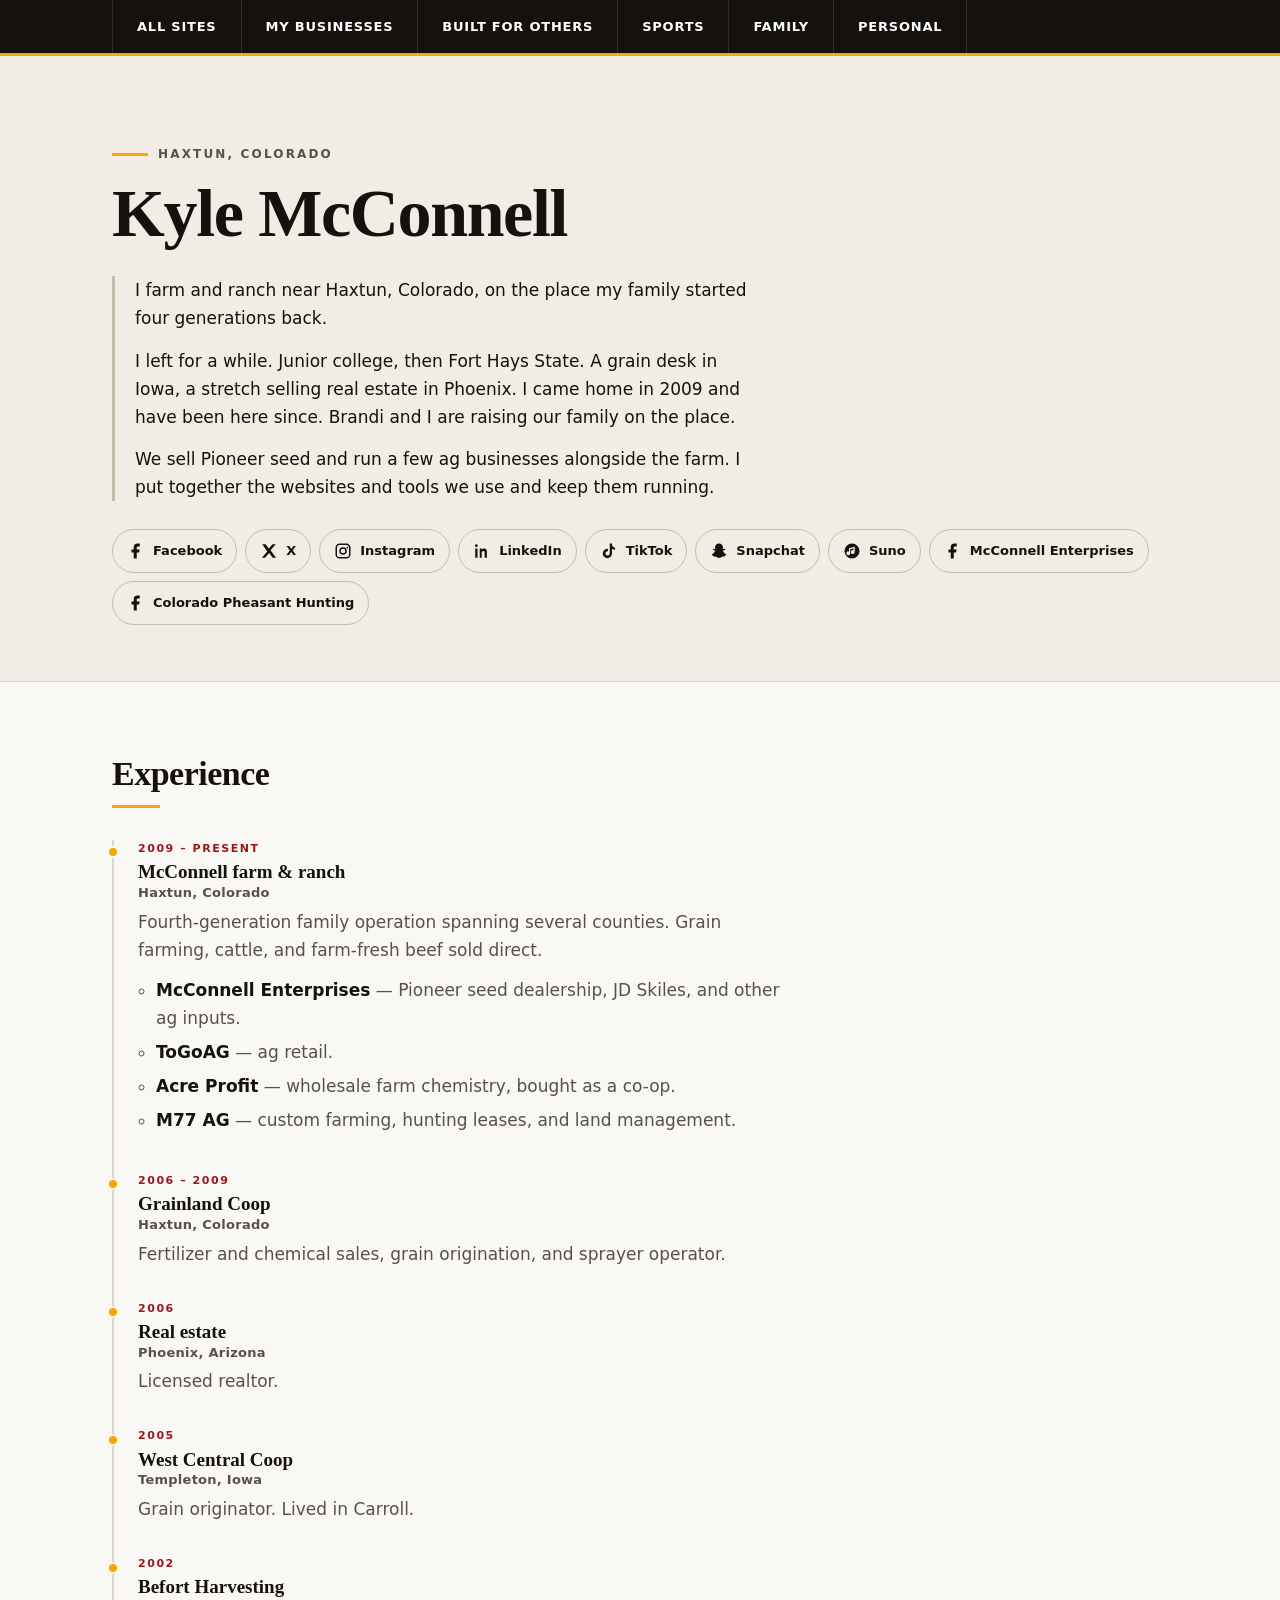
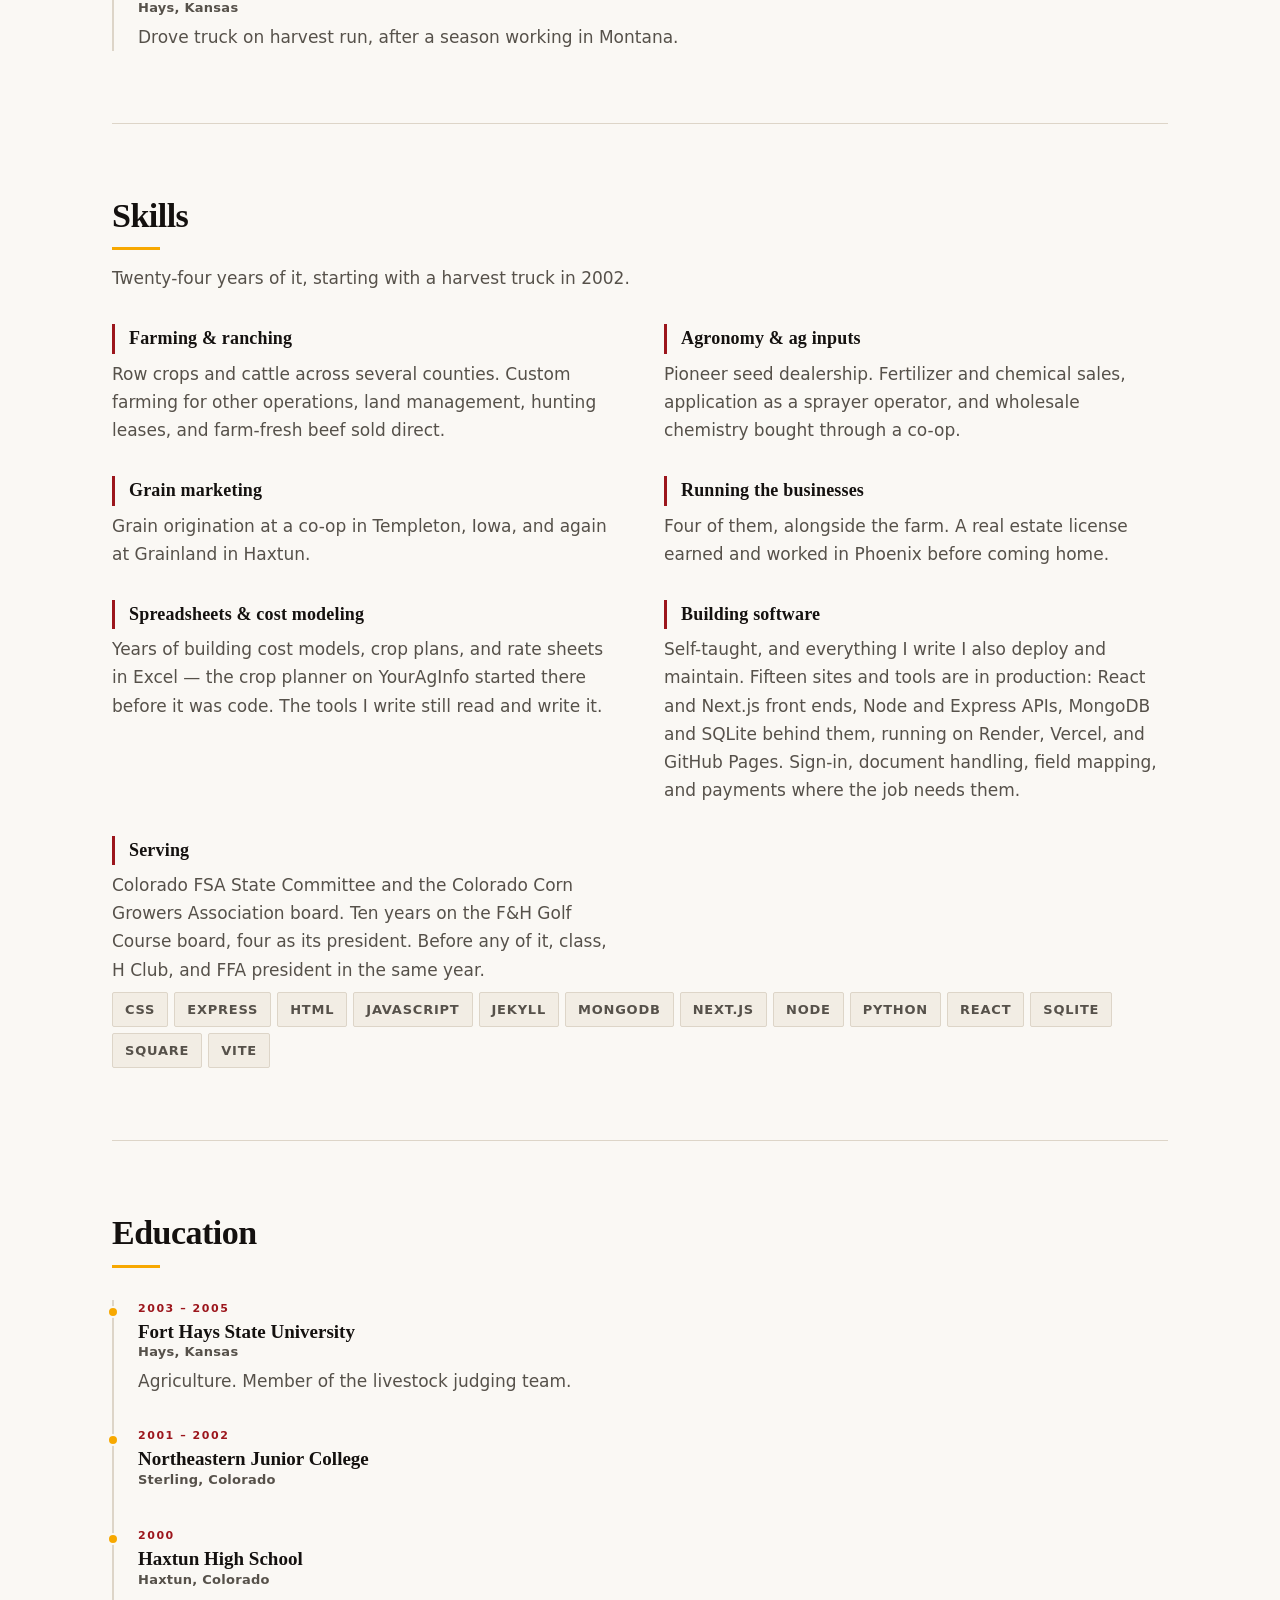
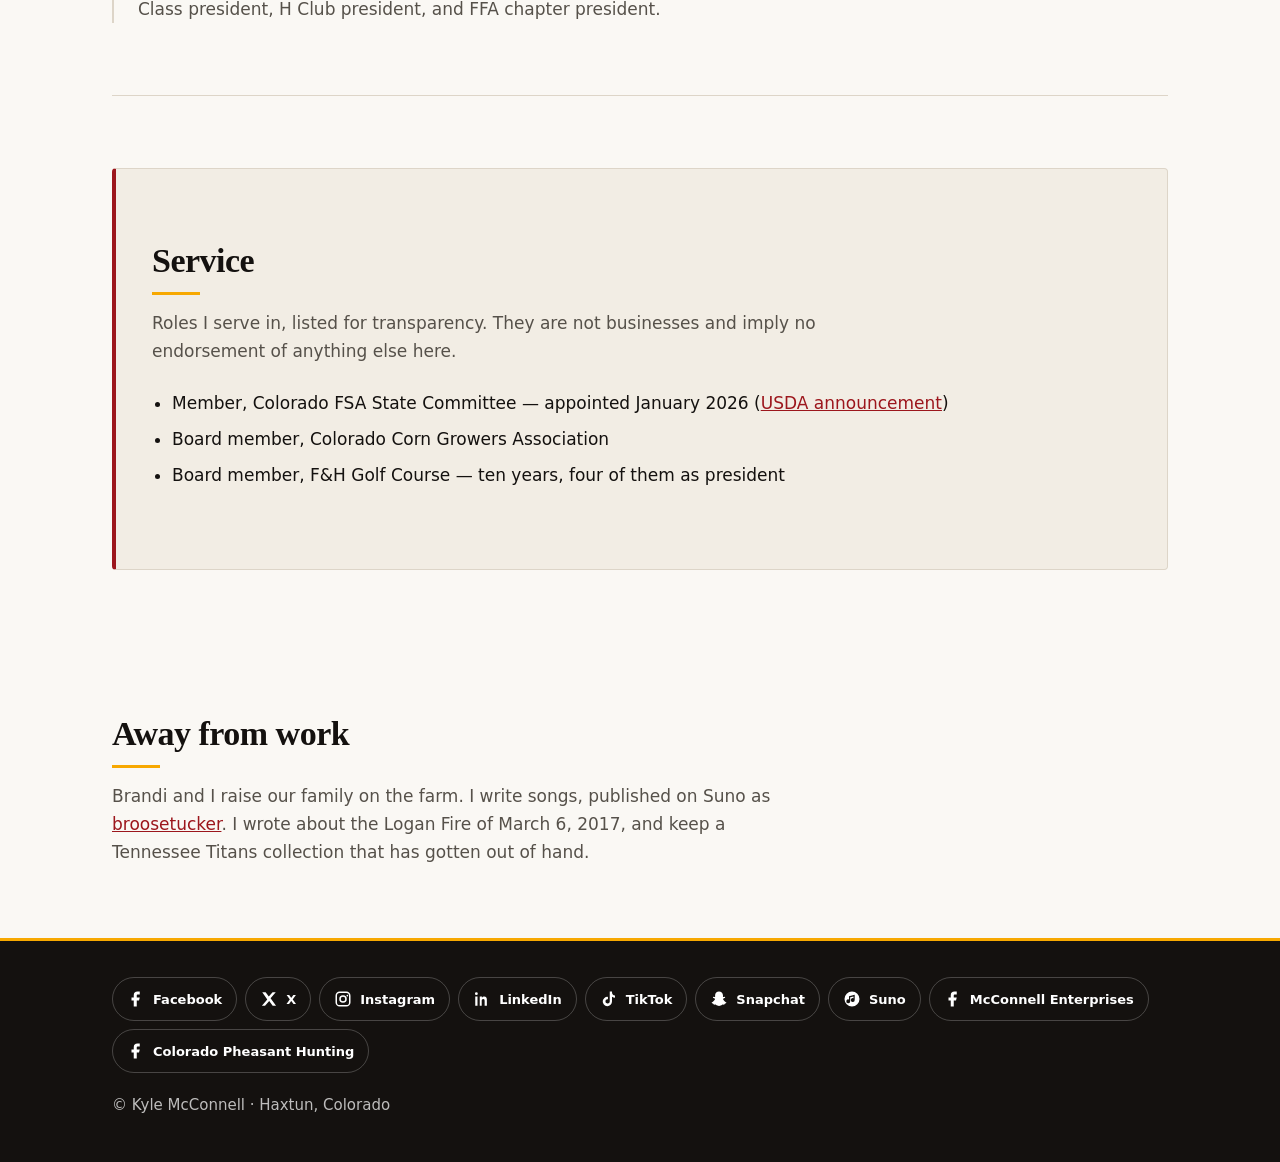
<file: index.html>
<!doctype html>
<html lang="en">
<head>
<meta charset="utf-8">
<meta name="viewport" content="width=device-width, initial-scale=1">
<title>Kyle McConnell — Haxtun, Colorado</title>
<meta name="description" content="Kyle McConnell of Haxtun, Colorado: fourth-generation farmer and rancher, Pioneer seed dealer, owner of ToGoAG, Acre Profit and M77 AG, and a self-taught developer.">
<link rel="canonical" href="https://kylemcconnell.com/">
<meta property="og:type" content="profile">
<meta property="og:site_name" content="Kyle McConnell">
<meta property="og:title" content="Kyle McConnell — Haxtun, Colorado">
<meta property="og:description" content="Fourth-generation farmer and rancher in northeast Colorado. Pioneer seed dealer, business owner, self-taught developer.">
<meta property="og:url" content="https://kylemcconnell.com/">
<meta property="og:image" content="https://kylemcconnell.com/img/og.png">
<meta name="twitter:card" content="summary_large_image">
<meta name="twitter:title" content="Kyle McConnell — Haxtun, Colorado">
<meta name="twitter:description" content="Fourth-generation farmer and rancher in northeast Colorado. Pioneer seed dealer, business owner, self-taught developer.">
<meta name="twitter:image" content="https://kylemcconnell.com/img/og.png">
<meta name="theme-color" content="#14110f" media="(prefers-color-scheme: light)">
<meta name="theme-color" content="#0d0c0b" media="(prefers-color-scheme: dark)">
<link rel="icon" href="/favicon.svg" type="image/svg+xml">
<link rel="apple-touch-icon" href="/img/apple-touch-icon.png">
<link rel="stylesheet" href="/styles.css">
</head>
<body>
<a class="skip-link" href="#main">Skip to content</a>

<nav class="tab-nav" aria-label="Site sections">
  <div class="wrap">
    <ul>
      <!-- NAV:START (generated from sites.json by tools/build-cards.mjs — do not hand-edit) -->
      <li><a href="/sites/">All sites</a></li>
      <li><a href="/sites/my-businesses/">My businesses</a></li>
      <li><a href="/sites/sites-i-ve-built-for-others/">Built for others</a></li>
      <li><a href="/sites/sports-programs/">Sports</a></li>
      <li><a href="/sites/family-sites/">Family</a></li>
      <li><a href="/sites/personal-sites/">Personal</a></li>
    <!-- NAV:END -->
    </ul>
  </div>
</nav>

<header class="site-header">
  <div class="wrap">
    <p class="eyebrow">Haxtun, Colorado</p>
    <h1>Kyle McConnell</h1>
    <div class="bio">
      <p>I farm and ranch near Haxtun, Colorado, on the place my family started four generations back.</p>
      <p>I left for a while. Junior college, then Fort Hays State. A grain desk in Iowa, a stretch selling real estate in Phoenix. I came home in 2009 and have been here since. Brandi and I are raising our family on the place.</p>
      <p>We sell Pioneer seed and run a few ag businesses alongside the farm. I put together the websites and tools we use and keep them running.</p>
    </div>
    <!-- SOCIALHEAD:START (generated from sites.json by tools/build-cards.mjs — do not hand-edit) -->
      <ul class="social">
        <li><a href="https://www.facebook.com/kyle.d.mcconnell/" target="_blank" rel="noopener me" aria-label="Facebook (opens in a new tab)"><svg viewBox="0 0 24 24" aria-hidden="true" focusable="false"><path d="M17 2h-3a5 5 0 0 0-5 5v3H6v4h3v8h4v-8h3l1-4h-4V7a1 1 0 0 1 1-1h3z"/></svg><span>Facebook</span></a></li>
        <li><a href="https://x.com/McConnellEntLLC" target="_blank" rel="noopener me" aria-label="X (opens in a new tab)"><svg viewBox="0 0 24 24" aria-hidden="true" focusable="false"><path d="M3 3h4.5l4.2 5.8L16.8 3H21l-6.9 8L21.4 21h-4.5l-4.6-6.3L6.7 21H2.5l7.2-8.3z"/></svg><span>X</span></a></li>
        <li><a href="https://www.instagram.com/m77angus/" target="_blank" rel="noopener me" aria-label="Instagram (opens in a new tab)"><svg viewBox="0 0 24 24" aria-hidden="true" focusable="false"><path d="M7.5 2h9A5.5 5.5 0 0 1 22 7.5v9a5.5 5.5 0 0 1-5.5 5.5h-9A5.5 5.5 0 0 1 2 16.5v-9A5.5 5.5 0 0 1 7.5 2zm0 2A3.5 3.5 0 0 0 4 7.5v9A3.5 3.5 0 0 0 7.5 20h9a3.5 3.5 0 0 0 3.5-3.5v-9A3.5 3.5 0 0 0 16.5 4zM12 7a5 5 0 1 1 0 10 5 5 0 0 1 0-10zm0 2a3 3 0 1 0 0 6 3 3 0 0 0 0-6zm5.8-2.6a1.1 1.1 0 1 1 0 2.2 1.1 1.1 0 0 1 0-2.2z"/></svg><span>Instagram</span></a></li>
        <li><a href="https://www.linkedin.com/in/kyle-mcconnell-35947496/" target="_blank" rel="noopener me" aria-label="LinkedIn (opens in a new tab)"><svg viewBox="0 0 24 24" aria-hidden="true" focusable="false"><path d="M4.5 3a1.9 1.9 0 1 0 0 3.8 1.9 1.9 0 0 0 0-3.8zM3 8.5h3V21H3zM9 8.5h2.9v1.7a3.2 3.2 0 0 1 2.9-1.6c3 0 3.7 1.9 3.7 4.5V21h-3v-6.3c0-1.5-.3-2.6-1.8-2.6s-2.1 1-2.1 2.5V21H9z"/></svg><span>LinkedIn</span></a></li>
        <li><a href="https://www.tiktok.com/@mcconnellenterpri" target="_blank" rel="noopener me" aria-label="TikTok (opens in a new tab)"><svg viewBox="0 0 24 24" aria-hidden="true" focusable="false"><path d="M16 2h-3v13.2a2.9 2.9 0 1 1-2.4-2.9V9.2A6.2 6.2 0 1 0 16 15.3V9.1a7.3 7.3 0 0 0 4 1.2V7.2A4.3 4.3 0 0 1 16 2.9z"/></svg><span>TikTok</span></a></li>
        <li><a href="https://www.snapchat.com/add/m77angus" target="_blank" rel="noopener me" aria-label="Snapchat (opens in a new tab)"><svg viewBox="0 0 24 24" aria-hidden="true" focusable="false"><path d="M12 2c2.9 0 5.2 2.2 5.3 5.1v2.2c.5.2 1-.1 1.5-.3.6-.2 1.3.1 1.4.7.1.5-.2.9-.7 1.1-.6.3-1.4.5-1.9.9-.3.3-.2.7 0 1.1.8 1.6 2.1 2.8 3.7 3.4.4.2.7.5.6.9-.2.7-1.3.9-2 1.1-.4.1-.5.3-.6.7-.1.5-.4.7-.9.6-.7-.1-1.5-.2-2.2 0-.7.2-1.2.8-1.9 1.2-1.4.8-3.1.8-4.5 0-.7-.4-1.2-1-1.9-1.2-.7-.2-1.5-.1-2.2 0-.5.1-.8-.1-.9-.6-.1-.4-.2-.6-.6-.7-.7-.2-1.8-.4-2-1.1-.1-.4.2-.7.6-.9 1.6-.6 2.9-1.8 3.7-3.4.2-.4.3-.8 0-1.1-.5-.4-1.3-.6-1.9-.9-.5-.2-.8-.6-.7-1.1.1-.6.8-.9 1.4-.7.5.2 1 .5 1.5.3V7.1C6.8 4.2 9.1 2 12 2z"/></svg><span>Snapchat</span></a></li>
        <li><a href="https://suno.com/@broosetucker" target="_blank" rel="noopener me" aria-label="Suno (opens in a new tab)"><svg viewBox="0 0 24 24" aria-hidden="true" focusable="false"><path d="M12 2a10 10 0 1 0 0 20 10 10 0 0 0 0-20zm3.6 4.4v6.9a2.6 2.6 0 1 1-1.6-2.4V8.5l-4.4 1v5.6a2.6 2.6 0 1 1-1.6-2.4V8.2z"/></svg><span>Suno</span></a></li>
        <li><a href="https://www.facebook.com/mcconnellentllc/" target="_blank" rel="noopener me" aria-label="McConnell Enterprises (opens in a new tab)"><svg viewBox="0 0 24 24" aria-hidden="true" focusable="false"><path d="M17 2h-3a5 5 0 0 0-5 5v3H6v4h3v8h4v-8h3l1-4h-4V7a1 1 0 0 1 1-1h3z"/></svg><span>McConnell Enterprises</span></a></li>
        <li><a href="https://www.facebook.com/coloradopheasanthunting/" target="_blank" rel="noopener me" aria-label="Colorado Pheasant Hunting (opens in a new tab)"><svg viewBox="0 0 24 24" aria-hidden="true" focusable="false"><path d="M17 2h-3a5 5 0 0 0-5 5v3H6v4h3v8h4v-8h3l1-4h-4V7a1 1 0 0 1 1-1h3z"/></svg><span>Colorado Pheasant Hunting</span></a></li>
      </ul>
    <!-- SOCIALHEAD:END -->
  </div>
</header>

<main id="main" class="wrap">
  <!-- LATEST:START (written by m77ag.com when Kyle publishes — do not hand-edit) -->
  <!-- LATEST:END -->

  <section id="experience" aria-labelledby="experience-title">
    <h2 id="experience-title">Experience</h2>
    <ol class="roles">
      <li>
        <p class="when">2009 &ndash; present</p>
        <h3>McConnell farm &amp; ranch <span class="where">Haxtun, Colorado</span></h3>
        <p class="role-note">Fourth-generation family operation spanning several counties. Grain farming, cattle, and farm-fresh beef sold direct.</p>
        <ul class="role-list-inline">
          <li><strong>McConnell Enterprises</strong> — Pioneer seed dealership, JD Skiles, and other ag inputs.</li>
          <li><strong>ToGoAG</strong> — ag retail.</li>
          <li><strong>Acre Profit</strong> — wholesale farm chemistry, bought as a co-op.</li>
          <li><strong>M77 AG</strong> — custom farming, hunting leases, and land management.</li>
        </ul>
      </li>
      <li>
        <p class="when">2006 &ndash; 2009</p>
        <h3>Grainland Coop <span class="where">Haxtun, Colorado</span></h3>
        <p class="role-note">Fertilizer and chemical sales, grain origination, and sprayer operator.</p>
      </li>
      <li>
        <p class="when">2006</p>
        <h3>Real estate <span class="where">Phoenix, Arizona</span></h3>
        <p class="role-note">Licensed realtor.</p>
      </li>
      <li>
        <p class="when">2005</p>
        <h3>West Central Coop <span class="where">Templeton, Iowa</span></h3>
        <p class="role-note">Grain originator. Lived in Carroll.</p>
      </li>
      <li>
        <p class="when">2002</p>
        <h3>Befort Harvesting <span class="where">Hays, Kansas</span></h3>
        <p class="role-note">Drove truck on harvest run, after a season working in Montana.</p>
      </li>
    </ol>
  </section>

  <section id="skills" aria-labelledby="skills-title">
    <h2 id="skills-title">Skills</h2>
    <p class="section-note">Twenty-four years of it, starting with a harvest truck in 2002.</p>
    <ul class="work-list">
      <li>
        <h3>Farming &amp; ranching</h3>
        <p>Row crops and cattle across several counties. Custom farming for other operations, land management, hunting leases, and farm-fresh beef sold direct.</p>
      </li>
      <li>
        <h3>Agronomy &amp; ag inputs</h3>
        <p>Pioneer seed dealership. Fertilizer and chemical sales, application as a sprayer operator, and wholesale chemistry bought through a co-op.</p>
      </li>
      <li>
        <h3>Grain marketing</h3>
        <p>Grain origination at a co-op in Templeton, Iowa, and again at Grainland in Haxtun.</p>
      </li>
      <li>
        <h3>Running the businesses</h3>
        <p>Four of them, alongside the farm. A real estate license earned and worked in Phoenix before coming home.</p>
      </li>
      <li>
        <h3>Spreadsheets &amp; cost modeling</h3>
        <p>Years of building cost models, crop plans, and rate sheets in Excel — the crop planner on YourAgInfo started there before it was code. The tools I write still read and write it.</p>
      </li>
      <li>
        <h3>Building software</h3>
        <p>Self-taught, and everything I write I also deploy and maintain. Fifteen sites and tools are in production: React and Next.js front ends, Node and Express APIs, MongoDB and SQLite behind them, running on Render, Vercel, and GitHub Pages. Sign-in, document handling, field mapping, and payments where the job needs them.</p>
      </li>
      <li>
        <h3>Serving</h3>
        <p>Colorado FSA State Committee and the Colorado Corn Growers Association board. Ten years on the F&amp;H Golf Course board, four as its president. Before any of it, class, H Club, and FFA president in the same year.</p>
      </li>
    </ul>
    <!-- SKILLS:START (generated from sites.json by tools/build-cards.mjs — do not hand-edit) -->
    <ul class="tags tags-lg">
      <li class="tag">CSS</li>
      <li class="tag">Express</li>
      <li class="tag">HTML</li>
      <li class="tag">JavaScript</li>
      <li class="tag">Jekyll</li>
      <li class="tag">MongoDB</li>
      <li class="tag">Next.js</li>
      <li class="tag">Node</li>
      <li class="tag">Python</li>
      <li class="tag">React</li>
      <li class="tag">SQLite</li>
      <li class="tag">Square</li>
      <li class="tag">Vite</li>
    </ul>
    <!-- SKILLS:END -->
  </section>

  <section id="education" aria-labelledby="education-title">
    <h2 id="education-title">Education</h2>
    <ol class="roles">
      <li>
        <p class="when">2003 &ndash; 2005</p>
        <h3>Fort Hays State University <span class="where">Hays, Kansas</span></h3>
        <p class="role-note">Agriculture. Member of the livestock judging team.</p>
      </li>
      <li>
        <p class="when">2001 &ndash; 2002</p>
        <h3>Northeastern Junior College <span class="where">Sterling, Colorado</span></h3>
      </li>
      <li>
        <p class="when">2000</p>
        <h3>Haxtun High School <span class="where">Haxtun, Colorado</span></h3>
        <p class="role-note">Class president, H Club president, and FFA chapter president.</p>
      </li>
    </ol>
  </section>

  <section id="civic" aria-labelledby="civic-title" class="civic">
    <h2 id="civic-title">Service</h2>
    <p class="section-note">Roles I serve in, listed for transparency. They are not businesses and imply no endorsement of anything else here.</p>
    <ul class="role-list">
      <li>Member, Colorado FSA State Committee — appointed January 2026 (<a href="https://www.fsa.usda.gov/news-events/news/01-13-2026/usda-names-trump-administration-appointees-colorado-farm-service-agency" target="_blank" rel="noopener" aria-label="USDA announcement (opens in a new tab)">USDA announcement</a>)</li>
      <li>Board member, Colorado Corn Growers Association</li>
      <li>Board member, F&amp;H Golf Course — ten years, four of them as president</li>
    </ul>
  </section>

  <section id="personal" aria-labelledby="personal-title">
    <h2 id="personal-title">Away from work</h2>
    <p class="section-note">Brandi and I raise our family on the farm. I write songs, published on Suno as <a href="https://suno.com/@broosetucker" target="_blank" rel="noopener" aria-label="broosetucker on Suno (opens in a new tab)">broosetucker</a>. I wrote about the Logan Fire of March 6, 2017, and keep a Tennessee Titans collection that has gotten out of hand.</p>
  </section>

</main>

<footer class="site-footer">
  <div class="wrap">
    <!-- SOCIAL:START (generated from sites.json by tools/build-cards.mjs — do not hand-edit) -->
      <ul class="social">
        <li><a href="https://www.facebook.com/kyle.d.mcconnell/" target="_blank" rel="noopener me" aria-label="Facebook (opens in a new tab)"><svg viewBox="0 0 24 24" aria-hidden="true" focusable="false"><path d="M17 2h-3a5 5 0 0 0-5 5v3H6v4h3v8h4v-8h3l1-4h-4V7a1 1 0 0 1 1-1h3z"/></svg><span>Facebook</span></a></li>
        <li><a href="https://x.com/McConnellEntLLC" target="_blank" rel="noopener me" aria-label="X (opens in a new tab)"><svg viewBox="0 0 24 24" aria-hidden="true" focusable="false"><path d="M3 3h4.5l4.2 5.8L16.8 3H21l-6.9 8L21.4 21h-4.5l-4.6-6.3L6.7 21H2.5l7.2-8.3z"/></svg><span>X</span></a></li>
        <li><a href="https://www.instagram.com/m77angus/" target="_blank" rel="noopener me" aria-label="Instagram (opens in a new tab)"><svg viewBox="0 0 24 24" aria-hidden="true" focusable="false"><path d="M7.5 2h9A5.5 5.5 0 0 1 22 7.5v9a5.5 5.5 0 0 1-5.5 5.5h-9A5.5 5.5 0 0 1 2 16.5v-9A5.5 5.5 0 0 1 7.5 2zm0 2A3.5 3.5 0 0 0 4 7.5v9A3.5 3.5 0 0 0 7.5 20h9a3.5 3.5 0 0 0 3.5-3.5v-9A3.5 3.5 0 0 0 16.5 4zM12 7a5 5 0 1 1 0 10 5 5 0 0 1 0-10zm0 2a3 3 0 1 0 0 6 3 3 0 0 0 0-6zm5.8-2.6a1.1 1.1 0 1 1 0 2.2 1.1 1.1 0 0 1 0-2.2z"/></svg><span>Instagram</span></a></li>
        <li><a href="https://www.linkedin.com/in/kyle-mcconnell-35947496/" target="_blank" rel="noopener me" aria-label="LinkedIn (opens in a new tab)"><svg viewBox="0 0 24 24" aria-hidden="true" focusable="false"><path d="M4.5 3a1.9 1.9 0 1 0 0 3.8 1.9 1.9 0 0 0 0-3.8zM3 8.5h3V21H3zM9 8.5h2.9v1.7a3.2 3.2 0 0 1 2.9-1.6c3 0 3.7 1.9 3.7 4.5V21h-3v-6.3c0-1.5-.3-2.6-1.8-2.6s-2.1 1-2.1 2.5V21H9z"/></svg><span>LinkedIn</span></a></li>
        <li><a href="https://www.tiktok.com/@mcconnellenterpri" target="_blank" rel="noopener me" aria-label="TikTok (opens in a new tab)"><svg viewBox="0 0 24 24" aria-hidden="true" focusable="false"><path d="M16 2h-3v13.2a2.9 2.9 0 1 1-2.4-2.9V9.2A6.2 6.2 0 1 0 16 15.3V9.1a7.3 7.3 0 0 0 4 1.2V7.2A4.3 4.3 0 0 1 16 2.9z"/></svg><span>TikTok</span></a></li>
        <li><a href="https://www.snapchat.com/add/m77angus" target="_blank" rel="noopener me" aria-label="Snapchat (opens in a new tab)"><svg viewBox="0 0 24 24" aria-hidden="true" focusable="false"><path d="M12 2c2.9 0 5.2 2.2 5.3 5.1v2.2c.5.2 1-.1 1.5-.3.6-.2 1.3.1 1.4.7.1.5-.2.9-.7 1.1-.6.3-1.4.5-1.9.9-.3.3-.2.7 0 1.1.8 1.6 2.1 2.8 3.7 3.4.4.2.7.5.6.9-.2.7-1.3.9-2 1.1-.4.1-.5.3-.6.7-.1.5-.4.7-.9.6-.7-.1-1.5-.2-2.2 0-.7.2-1.2.8-1.9 1.2-1.4.8-3.1.8-4.5 0-.7-.4-1.2-1-1.9-1.2-.7-.2-1.5-.1-2.2 0-.5.1-.8-.1-.9-.6-.1-.4-.2-.6-.6-.7-.7-.2-1.8-.4-2-1.1-.1-.4.2-.7.6-.9 1.6-.6 2.9-1.8 3.7-3.4.2-.4.3-.8 0-1.1-.5-.4-1.3-.6-1.9-.9-.5-.2-.8-.6-.7-1.1.1-.6.8-.9 1.4-.7.5.2 1 .5 1.5.3V7.1C6.8 4.2 9.1 2 12 2z"/></svg><span>Snapchat</span></a></li>
        <li><a href="https://suno.com/@broosetucker" target="_blank" rel="noopener me" aria-label="Suno (opens in a new tab)"><svg viewBox="0 0 24 24" aria-hidden="true" focusable="false"><path d="M12 2a10 10 0 1 0 0 20 10 10 0 0 0 0-20zm3.6 4.4v6.9a2.6 2.6 0 1 1-1.6-2.4V8.5l-4.4 1v5.6a2.6 2.6 0 1 1-1.6-2.4V8.2z"/></svg><span>Suno</span></a></li>
        <li><a href="https://www.facebook.com/mcconnellentllc/" target="_blank" rel="noopener me" aria-label="McConnell Enterprises (opens in a new tab)"><svg viewBox="0 0 24 24" aria-hidden="true" focusable="false"><path d="M17 2h-3a5 5 0 0 0-5 5v3H6v4h3v8h4v-8h3l1-4h-4V7a1 1 0 0 1 1-1h3z"/></svg><span>McConnell Enterprises</span></a></li>
        <li><a href="https://www.facebook.com/coloradopheasanthunting/" target="_blank" rel="noopener me" aria-label="Colorado Pheasant Hunting (opens in a new tab)"><svg viewBox="0 0 24 24" aria-hidden="true" focusable="false"><path d="M17 2h-3a5 5 0 0 0-5 5v3H6v4h3v8h4v-8h3l1-4h-4V7a1 1 0 0 1 1-1h3z"/></svg><span>Colorado Pheasant Hunting</span></a></li>
      </ul>
    <!-- SOCIAL:END -->
    <p><a class="quiet" href="/life/" rel="nofollow" aria-label="Command Center">&copy;</a> Kyle McConnell &middot; Haxtun, Colorado</p>
  </div>
</footer>

<script type="application/ld+json">
{
  "@context": "https://schema.org",
  "@type": "Person",
  "name": "Kyle McConnell",
  "url": "https://kylemcconnell.com/",
  "jobTitle": "Farmer, rancher, and software developer",
  "sameAs": [
    "https://m77ag.com",
    "https://youraginfo.com",
    "https://togoag.com",
    "https://acreprofit.com",
    "https://fandhgolf.com",
    "https://mcconnellentllc-cloud.github.io/haxtun-softball9-12/",
    "https://www.cologrowers.com",
    "https://duck-race.vercel.app",
    "https://www.flamesoffury.com",
    "https://mcconnellentllc-cloud.github.io/titans/",
    "https://mcconnellentllc-cloud.github.io/rvtimes/",
    "https://suno.com/@broosetucker",
    "https://mcconnellentllc-cloud.github.io/BulldogGolf/",
    "https://www.facebook.com/kyle.d.mcconnell/",
    "https://x.com/McConnellEntLLC",
    "https://www.instagram.com/m77angus/",
    "https://www.linkedin.com/in/kyle-mcconnell-35947496/",
    "https://www.tiktok.com/@mcconnellenterpri",
    "https://www.snapchat.com/add/m77angus",
    "https://www.facebook.com/mcconnellentllc/",
    "https://www.facebook.com/coloradopheasanthunting/"
  ],
  "address": {
    "@type": "PostalAddress",
    "addressLocality": "Haxtun",
    "addressRegion": "CO",
    "addressCountry": "US"
  },
  "alumniOf": [
    { "@type": "CollegeOrUniversity", "name": "Fort Hays State University" },
    { "@type": "CollegeOrUniversity", "name": "Northeastern Junior College" },
    { "@type": "HighSchool", "name": "Haxtun High School" }
  ]
}
</script>
</body>
</html>
</file>
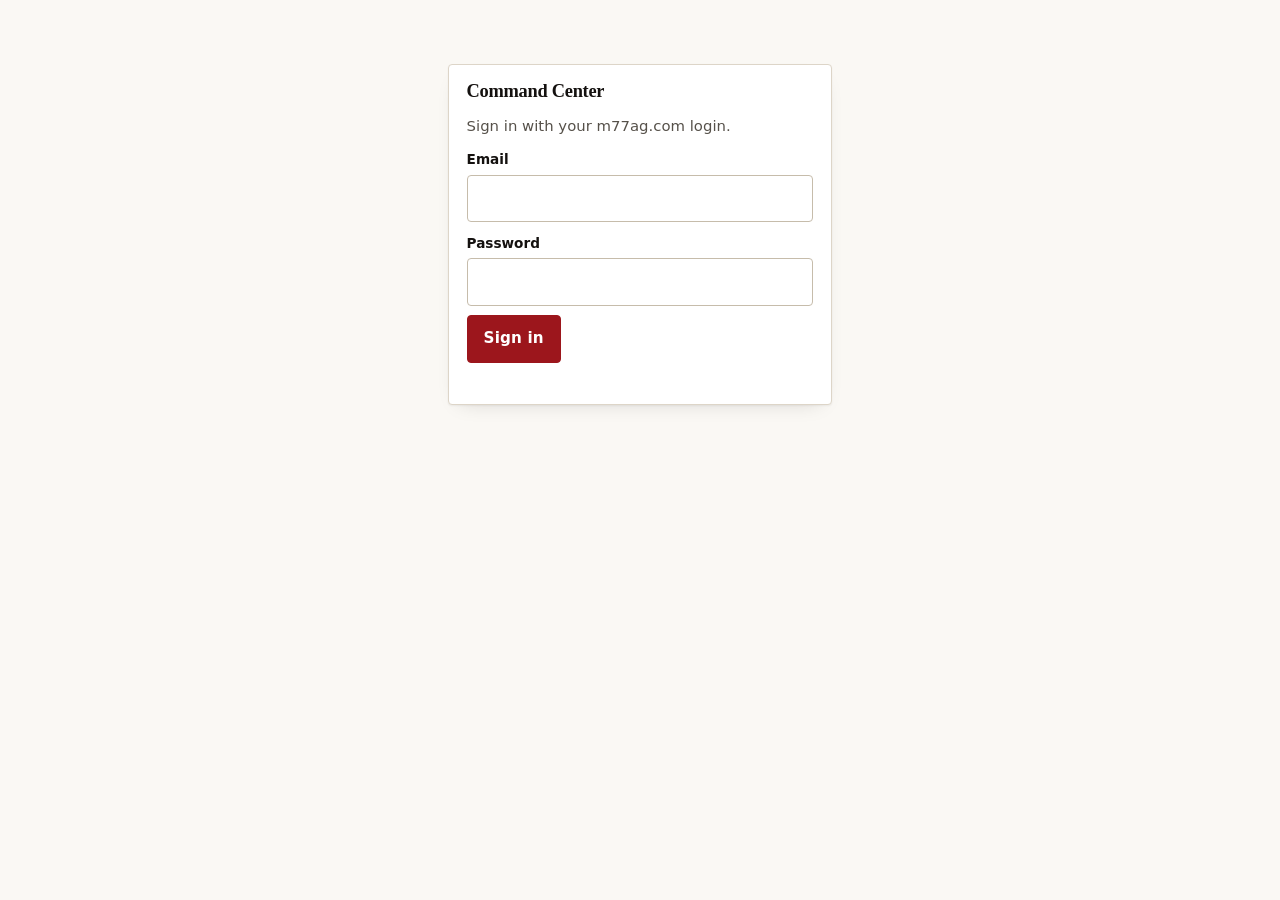
<file: life/index.html>
<!doctype html>
<html lang="en">
<head>
<meta charset="utf-8">
<meta name="viewport" content="width=device-width, initial-scale=1, viewport-fit=cover">
<meta name="robots" content="noindex, nofollow">
<meta name="referrer" content="no-referrer">
<title>Kyle's Hub</title>
<link rel="icon" href="/favicon.svg" type="image/svg+xml">
<link rel="manifest" href="/life/manifest.webmanifest">
<link rel="apple-touch-icon" href="/life/icons/apple-touch-icon.png">
<meta name="apple-mobile-web-app-capable" content="yes">
<meta name="mobile-web-app-capable" content="yes">
<meta name="apple-mobile-web-app-title" content="Kyle's Hub">
<meta name="apple-mobile-web-app-status-bar-style" content="black-translucent">
<meta name="theme-color" content="#14110f">
<link rel="stylesheet" href="/styles.css">
<!--
  Private Command Center (Kyle, Oct 18, 2026). The one page on this site that
  runs JavaScript: it signs in to m77ag.com and reads everything from there.
  Nothing private is stored in this repository; without a valid m77ag login
  the page shows only the sign-in form. Kept out of search by robots.txt and
  the noindex tag above.
-->
<style>
  .app { padding: calc(1rem + env(safe-area-inset-top)) 0 calc(3rem + env(safe-area-inset-bottom)); }
  .bar { display: flex; flex-wrap: wrap; justify-content: space-between; align-items: center; gap: .75rem; margin-bottom: 1rem; }
  .bar h1 { margin: 0; font-size: 1.6rem; }
  .bar .meta { color: var(--muted); font-size: .9rem; }
  .btn { display: inline-block; padding: .55rem 1rem; border-radius: var(--radius); border: 1px solid var(--accent); background: var(--accent); color: var(--accent-text); font: inherit; font-size: .95rem; font-weight: 600; cursor: pointer; text-decoration: none; }
  .btn.ghost { background: transparent; color: var(--text); border-color: var(--border-strong); }
  .btn.small { padding: .35rem .7rem; font-size: .85rem; }
  .btn:disabled { opacity: .55; cursor: default; }
  .panel { background: var(--surface); border: 1px solid var(--border); border-radius: var(--radius); box-shadow: var(--shadow); padding: 1rem 1.1rem; margin-bottom: 1rem; }
  .panel h2 { font-size: 1.15rem; margin: 0 0 .75rem; }
  .panel h2::after { display: none; }
  .tiles { display: grid; grid-template-columns: repeat(auto-fit, minmax(10.5rem, 1fr)); gap: .75rem; margin-bottom: 1rem; }
  .tile { background: var(--surface); border: 1px solid var(--border); border-radius: var(--radius); padding: .8rem .9rem; }
  .tile .k { font-size: .8rem; text-transform: uppercase; letter-spacing: .04em; color: var(--muted); }
  .tile .v { font-size: 1.45rem; font-weight: 700; margin-top: .15rem; font-variant-numeric: tabular-nums; }
  .tile .s { font-size: .85rem; color: var(--muted); margin-top: .1rem; }
  .tile.warn .v { color: var(--crimson); }
  .cols { display: grid; grid-template-columns: 1fr 1fr; gap: 1rem; }
  @media (max-width: 52rem) { .cols { grid-template-columns: 1fr; } }
  table { width: 100%; border-collapse: collapse; font-size: .92rem; }
  th, td { text-align: left; padding: .45rem .35rem; border-bottom: 1px solid var(--border); vertical-align: top; }
  th { font-size: .78rem; text-transform: uppercase; letter-spacing: .04em; color: var(--muted); font-weight: 600; }
  td.num, th.num { text-align: right; font-variant-numeric: tabular-nums; white-space: nowrap; }
  .neg { color: var(--crimson); }
  .pos { color: var(--green); }
  .tag { display: inline-block; font-size: .72rem; font-weight: 600; padding: .05rem .45rem; border-radius: 999px; border: 1px solid var(--border-strong); color: var(--muted); white-space: nowrap; }
  .dot { display: inline-block; width: .6rem; height: .6rem; border-radius: 50%; margin-right: .35rem; vertical-align: middle; }
  .item { border-top: 1px solid var(--border); padding: .7rem 0; }
  .item:first-child { border-top: 0; padding-top: 0; }
  .item h3 { font-size: 1rem; margin: 0; }
  .item .sub { font-size: .85rem; color: var(--muted); margin-top: .15rem; }
  .item p { margin: .35rem 0 0; font-size: .93rem; }
  .row { display: flex; flex-wrap: wrap; gap: .5rem; margin-top: .55rem; align-items: center; }
  .row select { width: auto; padding: .35rem .5rem; font-size: .9rem; }
  label { display: block; font-size: .85rem; font-weight: 600; margin: .6rem 0 .25rem; }
  input, select, textarea { width: 100%; box-sizing: border-box; padding: .6rem; border: 1px solid var(--border-strong); border-radius: var(--radius); background: var(--surface); color: var(--text); font: inherit; font-size: 16px; }
  textarea { min-height: 7rem; resize: vertical; }
  .grid3 { display: grid; grid-template-columns: 2fr 1fr 1fr; gap: 0 .6rem; }
  @media (max-width: 40rem) { .grid3 { grid-template-columns: 1fr; } }
  .check { display: flex; gap: .55rem; align-items: flex-start; }
  .check input[type=checkbox] { width: 1.15rem; height: 1.15rem; margin-top: .2rem; flex: none; }
  .empty { color: var(--muted); font-size: .93rem; margin: 0; }
  .msg { font-size: .88rem; min-height: 1.2rem; margin-top: .4rem; }
  .msg.err { color: var(--crimson); }
  .msg.ok { color: var(--green); }
  .login { max-width: 24rem; margin: 3rem auto; }
  .fullmail { white-space: pre-wrap; font-size: .88rem; background: var(--surface-2); border-radius: var(--radius); padding: .6rem; max-height: 18rem; overflow: auto; margin-top: .5rem; }
  .err-inline { color: var(--crimson); font-size: .88rem; }
  .jstatus { font-size: .72rem; font-weight: 700; text-transform: uppercase; letter-spacing: .04em; }
  .jstatus.new { color: var(--muted); } .jstatus.working { color: var(--amber); } .jstatus.done { color: var(--green); } .jstatus.needs_you { color: var(--crimson); }
  .reply { margin-top: .45rem; padding: .55rem .7rem; border-left: 3px solid var(--gold); background: var(--surface-2); border-radius: 0 var(--radius) var(--radius) 0; font-size: .92rem; white-space: pre-wrap; }
  .actions-list { margin: .35rem 0 0; padding-left: 1.1rem; font-size: .88rem; color: var(--muted); }
  .pri { display: inline-block; min-width: 4.6rem; text-align: center; font-size: .72rem; font-weight: 700; text-transform: uppercase; letter-spacing: .04em; padding: .1rem .4rem; border-radius: 999px; border: 1px solid var(--border-strong); color: var(--muted); }
  .pri.critical { color: #fff; background: var(--crimson); border-color: var(--crimson); }
  .pri.high { color: var(--crimson); border-color: var(--crimson); }
  .pri.medium { color: var(--text); }
  .where { font-size: .8rem; color: var(--muted); word-break: break-all; }
  td.c-critical { color: var(--crimson); font-weight: 700; }
  td.c-high { font-weight: 700; }
  .glance-row td { cursor: pointer; }
  .tw { overflow-x: auto; -webkit-overflow-scrolling: touch; }
  @media (max-width: 40rem) {
    #glanceBoxes th, #glanceBoxes td { padding: .4rem .25rem; font-size: .82rem; }
    #glanceBoxes .hide-sm, #glanceList .hide-sm { display: none; }
  }
  :root { --series-1: #2a78d6; }
  @media (prefers-color-scheme: dark) { :root:not([data-theme="light"]) { --series-1: #3987e5; } }
  :root[data-theme="dark"] { --series-1: #3987e5; }
  .sales-stats { display: grid; grid-template-columns: repeat(auto-fit, minmax(8.5rem, 1fr)); gap: .5rem 1rem; margin-bottom: .8rem; }
  .sales-stats .k { font-size: .75rem; text-transform: uppercase; letter-spacing: .04em; color: var(--muted); }
  .sales-stats .v { font-size: 1.2rem; font-weight: 700; font-variant-numeric: tabular-nums; }
  .chart-wrap { position: relative; width: 100%; }
  .chart-wrap svg { display: block; width: 100%; height: 190px; overflow: visible; }
  .chart-wrap .bar { fill: var(--series-1); }
  .chart-wrap .hit { fill: transparent; cursor: default; }
  .chart-wrap .hit:hover + .bar, .chart-wrap .bar.on { opacity: .8; }
  .chart-wrap .axis { stroke: var(--border); stroke-width: 1; }
  .chart-wrap .grid { stroke: var(--border); stroke-width: 1; stroke-dasharray: 2 3; }
  .chart-wrap text { fill: var(--muted); font-size: 11px; font-family: var(--sans); }
  .tip { position: absolute; pointer-events: none; background: var(--surface); border: 1px solid var(--border-strong); border-radius: var(--radius); padding: .3rem .5rem; font-size: .82rem; box-shadow: var(--shadow); white-space: nowrap; transform: translate(-50%, -110%); color: var(--text); }
  .sales-table { margin-top: .6rem; font-size: .9rem; }
  .sales-table summary { cursor: pointer; color: var(--muted); }
  [hidden] { display: none !important; }
</style>
</head>
<body>
<main class="wrap app" id="main">

  <section class="panel login" id="loginView" hidden>
    <h2>Command Center</h2>
    <p class="empty">Sign in with your m77ag.com login.</p>
    <form id="loginForm">
      <label for="email">Email</label>
      <input id="email" type="email" autocomplete="username" required>
      <label for="password">Password</label>
      <input id="password" type="password" autocomplete="current-password" required>
      <div class="row"><button class="btn" type="submit">Sign in</button></div>
      <div class="msg err" id="loginMsg"></div>
    </form>
  </section>

  <section class="panel login" id="crewView" hidden>
    <h2>Your briefing is on m77ag.com</h2>
    <p class="empty">This page is for Kyle and Brandi. Your work board and updates are at the crew briefing.</p>
    <div class="row"><a class="btn" href="https://m77ag.com/briefing">Open the crew briefing</a> <button class="btn ghost" data-act="logout">Sign out</button></div>
  </section>

  <div id="appView" hidden>
    <div class="bar">
      <div>
        <h1>Command Center</h1>
        <div class="meta" id="stamp"></div>
      </div>
      <div class="row" style="margin:0">
        <button class="btn ghost" data-act="refresh">Refresh</button>
        <a class="btn ghost" href="https://m77ag.com/admin/mail-center" target="_blank" rel="noopener">Mail Center</a>
        <button class="btn ghost" data-act="logout">Sign out</button>
      </div>
    </div>

    <div class="tiles" id="tiles"></div>

    <section class="panel" id="salesPanel" hidden>
      <h2>ToGo AG sales</h2>
      <div class="sales-stats" id="salesStats"></div>
      <div class="chart-wrap" id="salesChart" role="img"></div>
      <div id="salesItems"></div>
      <details class="sales-table"><summary>Daily figures</summary><div id="salesTable"></div></details>
    </section>

    <section class="panel">
      <h2>Tell Claude</h2>
      <form id="journalForm">
        <label for="jText" class="visually-hidden">What needs done</label>
        <textarea id="jText" maxlength="8000" placeholder="What needs done, what's on your mind, who needs to know. Example: Tell Matt and Larry harvest moves to the Peterson ground Monday. Find tarp parts for Unit 106. Call Ross Tuesday about the operating note."></textarea>
        <div class="row"><button class="btn" type="submit">Send to Claude</button><span class="empty" style="font-size:.85rem">Claude works new entries every hour and answers here. Emails and public posts still wait for your approval.</span></div>
        <div class="msg" id="jMsg"></div>
      </form>
      <div id="journal" style="margin-top:.6rem"></div>
    </section>

    <section class="panel">
      <h2>Mail at a glance</h2>
      <div id="glanceBoxes"></div>
      <div class="row" style="margin:.8rem 0 .4rem">
        <select id="glanceFilter" aria-label="Show"><option value="all">All open mail</option><option value="urgent">Critical and high only</option><option value="reply">Needs a reply</option></select>
        <select id="glanceBox" aria-label="Mailbox"><option value="">Every mailbox</option></select>
      </div>
      <div id="glanceList"></div>
    </section>

    <section class="panel">
      <h2>Needs you</h2>
      <div id="needs"></div>
    </section>

    <div class="cols">
      <section class="panel">
        <h2>Next 30 days</h2>
        <div id="upcoming"></div>
      </section>
      <section class="panel">
        <h2>To-do</h2>
        <form id="todoForm" class="row" style="margin:0 0 .6rem">
          <input id="todoTitle" placeholder="Add a to-do" maxlength="200" required style="flex:1 1 12rem">
          <input id="todoDue" type="date" style="flex:0 1 10rem" aria-label="Due date">
          <button class="btn small" type="submit">Add</button>
        </form>
        <div id="todos"></div>
      </section>
    </div>

    <section class="panel">
      <h2>Work that needs done</h2>
      <form id="workForm">
        <div class="grid3">
          <div><label for="wTitle">Job</label><input id="wTitle" maxlength="200" required></div>
          <div><label for="wLoc">Where</label><input id="wLoc" maxlength="200" placeholder="Field 53, Unit #106"></div>
          <div><label for="wWho">Who</label><input id="wWho" maxlength="100" placeholder="Matt, Larry"></div>
        </div>
        <div class="grid3">
          <div><label for="wNotes">Notes</label><input id="wNotes" maxlength="4000"></div>
          <div><label for="wPri">Priority</label><select id="wPri"><option value="normal">Normal</option><option value="high">High</option><option value="urgent">Urgent</option><option value="low">Low</option></select></div>
          <div><label for="wDue">Needed by</label><input id="wDue" type="date"></div>
        </div>
        <div class="row"><label class="check" style="margin:0;font-weight:500"><input type="checkbox" id="wCrew" checked> Show on the crew briefing</label><button class="btn small" type="submit">Stage job</button></div>
        <div class="msg" id="workMsg"></div>
      </form>
      <div id="work" style="margin-top:.8rem"></div>
    </section>

    <section class="panel">
      <h2>Post an update</h2>
      <form id="postForm">
        <label for="pTitle">Title</label>
        <input id="pTitle" maxlength="200" required>
        <label for="pBody">What's going on</label>
        <textarea id="pBody" maxlength="8000"></textarea>
        <div class="grid3">
          <div><label for="pLink">Link (optional)</label><input id="pLink" maxlength="500" placeholder="https://"></div>
          <div><label for="pCat">Category</label><input id="pCat" maxlength="60" placeholder="Farm, Seed, Music"></div>
          <div><label for="pAud">Who sees it</label><select id="pAud"><option value="crew">Crew (Brandi, Matt, Larry)</option><option value="public">Public (kylemcconnell.com)</option><option value="private">Just me</option></select></div>
        </div>
        <div class="row"><button class="btn" type="submit" data-status="published">Publish</button><button class="btn ghost" type="submit" data-status="draft">Save draft</button></div>
        <div class="msg" id="postMsg"></div>
      </form>
      <div id="postDrafts" style="margin-top:.8rem"></div>
    </section>

    <div class="cols">
      <section class="panel">
        <h2>Bank accounts</h2>
        <div id="banks"></div>
      </section>
      <section class="panel">
        <h2>Loans</h2>
        <div id="loans"></div>
      </section>
    </div>

    <div class="cols">
      <section class="panel">
        <h2>Bills</h2>
        <div id="bills"></div>
      </section>
      <section class="panel">
        <h2>Owed to you</h2>
        <div id="recv"></div>
      </section>
    </div>

    <section class="panel">
      <h2>Mail by business</h2>
      <div id="mail"></div>
    </section>
  </div>
</main>

<script>
(function () {
  'use strict';
  // m77ag.com is the engine. A different API base is accepted only when this
  // page itself runs on localhost (testing), so a link can never point the
  // sign-in form at another server.
  var API = 'https://m77ag.com';
  var local = location.hostname === 'localhost' || location.hostname === '127.0.0.1';
  if (local) { var q = new URLSearchParams(location.search).get('api'); if (q && /^http:\/\/(localhost|127\.0\.0\.1):\d+$/.test(q)) API = q; }

  var KEY = 'lifeToken';
  var token = null;
  try { token = localStorage.getItem(KEY); } catch (e) {}
  var state = { today: null, drafts: [], posts: [], journal: [] };

  var $ = function (id) { return document.getElementById(id); };
  function esc(s) { return String(s == null ? '' : s).replace(/[&<>"']/g, function (c) { return { '&': '&amp;', '<': '&lt;', '>': '&gt;', '"': '&quot;', "'": '&#39;' }[c]; }); }
  function money(n, cents) { if (n == null || isNaN(n)) return '—'; return (n < 0 ? '-' : '') + '$' + Math.abs(Number(n)).toLocaleString('en-US', { minimumFractionDigits: cents ? 2 : 0, maximumFractionDigits: cents ? 2 : 0 }); }
  // Due dates are calendar days stored at midnight UTC; show them as that day.
  function day(d) { if (!d) return ''; var x = new Date(d); return isNaN(x) ? '' : x.toLocaleDateString('en-US', { month: 'short', day: 'numeric', timeZone: 'UTC' }); }
  function when(d) { if (!d) return ''; var x = new Date(d); return isNaN(x) ? '' : x.toLocaleString('en-US', { month: 'short', day: 'numeric', hour: 'numeric', minute: '2-digit' }); }
  function ago(d) { if (!d) return 'never'; var m = Math.round((Date.now() - new Date(d)) / 60000); if (m < 1) return 'just now'; if (m < 60) return m + ' min ago'; var h = Math.round(m / 60); if (h < 48) return h + ' hr ago'; return Math.round(h / 24) + ' days ago'; }
  function daysUntil(d) { var x = new Date(d); var t = new Date(); var a = Date.UTC(x.getUTCFullYear(), x.getUTCMonth(), x.getUTCDate()); var b = Date.UTC(t.getFullYear(), t.getMonth(), t.getDate()); return Math.round((a - b) / 864e5); }
  function sec(obj) { return obj && obj.error ? '<p class="err-inline">' + esc(obj.error) + '</p>' : ''; }

  function api(method, path, body) {
    return fetch(API + path, {
      method: method,
      headers: Object.assign({ 'Content-Type': 'application/json' }, token ? { Authorization: 'Bearer ' + token } : {}),
      body: body ? JSON.stringify(body) : undefined
    }).then(function (r) {
      return r.json().catch(function () { return {}; }).then(function (j) {
        if (r.status === 401) { signOut('Your sign-in expired. Please sign in again.'); throw new Error('Signed out'); }
        if (!r.ok || j.success === false) { var e = new Error(j.message || ('Request failed (' + r.status + ')')); e.data = j; throw e; }
        return j;
      });
    });
  }

  function show(view) { ['loginView', 'crewView', 'appView'].forEach(function (v) { $(v).hidden = v !== view; }); }
  function signOut(msg) {
    token = null; try { localStorage.removeItem(KEY); } catch (e) {}
    show('loginView'); $('loginMsg').textContent = msg || '';
  }

  // ---------- rendering ----------
  function renderTiles(d) {
    var b = d.banks || {}, l = d.loans || {}, bi = d.bills || {}, r = d.receivables || {}, e = d.email || {};
    var stmtTotal = (b.statements || []).reduce(function (s, a) { return s + (a.ending || 0); }, 0);
    var cash = (b.accounts && b.accounts.length) ? b.totalBalance : stmtTotal;
    var waiting = (d.drafts && d.drafts.pending) || 0;
    var sl = d.sales && !d.sales.error && d.sales.latest;
    var tiles = [
      { k: 'ToGo AG sales', v: sl ? money(sl.net) : '—', s: sl ? shortDay(sl.date) + ' · 7 days ' + money(d.sales.last7) : 'no reports yet' },
      { k: 'Cash on hand', v: money(cash), s: (b.accounts && b.accounts.length) ? b.accounts.length + ' accounts' : ((b.statements || []).length ? 'from bank statements' : '') },
      { k: 'Loans', v: money(l.totalBalance), s: l.dueNext30 ? money(l.dueNext30) + ' due in 30 days' : '' },
      { k: 'Bills overdue', v: money(bi.overdueTotal, true), s: bi.dueThisWeek ? money(bi.dueThisWeek, true) + ' due this week' : 'nothing due this week', warn: bi.overdueTotal > 0 },
      { k: 'Owed to you', v: money(r.total), s: (r.count || 0) + ' open invoices' + (r.overdueCount ? ', ' + r.overdueCount + ' late' : ''), warn: r.overdueCount > 0 },
      { k: 'Emails need you', v: String(e.actionRequired || 0), s: (e.totalUnread || 0) + ' unread' },
      { k: 'Replies to approve', v: String(waiting), s: waiting ? 'drafted for you below' : 'none waiting', warn: waiting > 0 },
      { k: 'Claude needs you', v: String((d.journal && d.journal.needsYou) || 0), s: ((d.journal && d.journal.open) || 0) + ' entries open', warn: d.journal && d.journal.needsYou > 0 }
    ];
    $('tiles').innerHTML = tiles.map(function (t) {
      return '<div class="tile' + (t.warn ? ' warn' : '') + '"><div class="k">' + esc(t.k) + '</div><div class="v">' + esc(t.v) + '</div><div class="s">' + esc(t.s) + '</div></div>';
    }).join('');
  }

  function entityTag(en) { return en ? '<span class="tag"><span class="dot" style="background:' + esc(/^#[0-9a-f]{3,8}$/i.test(en.color || '') ? en.color : '#999') + '"></span>' + esc(en.name) + '</span>' : ''; }

  function renderNeeds(d) {
    var e = d.email || {};
    var drafts = state.drafts;
    var draftByEmail = {};
    drafts.forEach(function (x) { if (x.email && x.email.id) draftByEmail[x.email.id] = x; });
    var html = sec(e);
    // Drafts first: these are ready to send.
    drafts.forEach(function (x) {
      var em = x.email || {};
      html += '<div class="item" data-draft="' + esc(x.id) + '"><h3>Reply to ' + esc(em.from || '') + ': ' + esc(em.subject || '(no subject)') + '</h3>' +
        '<div class="sub">' + (em.where ? 'In ' + esc(em.where) + ' &middot; ' : '') + esc(when(em.receivedAt)) + (x.source === 'assistant' ? ' &middot; drafted by Claude' : '') + (x.reason ? ' &middot; ' + esc(x.reason) : '') + '</div>' +
        (em.receiveOnly ? '<p class="err-inline" style="color:var(--amber)">Forwarded mail: reply from ' + esc(em.replyFrom || 'the original account') + ' yourself. Copy the draft below.</p>' : '') +
        (x.status === 'failed' ? '<p class="err-inline">Last send failed: ' + esc(x.error || 'unknown error') + '</p>' : '') +
        (em.summary ? '<p>' + esc(em.summary) + '</p>' : '') +
        '<label for="d-' + esc(x.id) + '">Reply</label><textarea id="d-' + esc(x.id) + '">' + esc(x.body) + '</textarea>' +
        '<div class="row">' + (em.receiveOnly ? '<button class="btn small" data-act="copy">Copy reply</button>' : '<button class="btn small" data-act="send">' + (x.status === 'failed' ? 'Try sending again' : 'Approve and send') + '</button>') + '<button class="btn small ghost" data-act="saveDraft">Save edits</button>' +
        '<button class="btn small ghost" data-act="full" data-email="' + esc(em.id) + '">Show full email</button>' +
        '<button class="btn small ghost" data-act="discard">Discard</button><button class="btn small ghost" data-act="noreply">No reply needed</button></div>' +
        '<div class="fullmail" hidden></div><div class="msg"></div></div>';
    });
    (e.needsYou || []).filter(function (m) { return !draftByEmail[m.id]; }).forEach(function (m) {
      html += '<div class="item" data-email="' + esc(m.id) + '"><h3>' + esc(m.from) + ': ' + esc(m.subject || '(no subject)') + '</h3>' +
        '<div class="sub">' + (m.where ? 'In ' + esc(m.where) + ' &middot; ' : '') + esc(when(m.receivedAt)) + ' ' + entityTag(m.entity) + (m.priority === 'critical' || m.priority === 'high' ? ' <span class="tag">' + esc(m.priority) + '</span>' : '') + '</div>' +
        (m.summary ? '<p>' + esc(m.summary) + '</p>' : '') +
        '<div class="row"><button class="btn small" data-act="write">Write reply</button><button class="btn small ghost" data-act="full" data-email="' + esc(m.id) + '">Show full email</button></div>' +
        '<div class="fullmail" hidden></div><div class="compose" hidden><label>Reply</label><textarea></textarea><div class="row">' + (m.receiveOnly ? '<span class="err-inline" style="color:var(--amber)">Forwarded: reply from ' + esc(m.replyFrom || 'the original account') + '.</span>' : '<button class="btn small" data-act="createSend">Send</button>') + '<button class="btn small ghost" data-act="createDraft">Save as draft</button></div></div><div class="msg"></div></div>';
    });
    $('needs').innerHTML = html || '<p class="empty">Nothing needs a reply.</p>';
  }

  function renderUpcoming(d) {
    var list = d.upcoming || [];
    if (!list.length) { $('upcoming').innerHTML = '<p class="empty">Nothing on the books for the next 30 days.</p>'; return; }
    var LABEL = { bill: 'Bill', loan: 'Loan payment', receivable: 'Money in', todo: 'To-do', work: 'Job' };
    $('upcoming').innerHTML = '<table><thead><tr><th>Date</th><th>What</th><th class="num">Amount</th></tr></thead><tbody>' + list.map(function (u) {
      var late = u.date && daysUntil(u.date) < 0;
      return '<tr><td>' + esc(day(u.date)) + (late ? ' <span class="tag">late</span>' : '') + '</td><td>' + esc(u.label) + ' <span class="tag">' + esc(LABEL[u.kind] || u.kind) + '</span></td>' +
        '<td class="num ' + (u.amount < 0 ? 'neg' : u.amount > 0 ? 'pos' : '') + '">' + (u.amount != null ? esc(money(u.amount, true)) : '') + '</td></tr>';
    }).join('') + '</tbody></table>';
  }

  var STATUS = { staged: 'Staged', in_progress: 'In progress', waiting: 'Waiting', done: 'Done' };
  function renderTasks(d) {
    var t = d.tasks || {};
    $('todos').innerHTML = sec(t) + ((t.todo || []).length ? (t.todo || []).map(function (x) {
      return '<div class="item check" data-task="' + esc(x.id) + '"><input type="checkbox" data-act="toggle" aria-label="Done"><div style="flex:1"><h3>' + esc(x.title) + (x.proposed ? ' <span class="tag">suggested by Claude</span>' : '') + '</h3>' +
        '<div class="sub">' + (x.dueDate ? 'Due ' + esc(day(x.dueDate)) + (daysUntil(x.dueDate) < 0 ? ' (late)' : '') : 'No date') + (x.entitySlug ? ' &middot; ' + esc(x.entitySlug) : '') + '</div>' +
        (x.proposed ? '<div class="row"><button class="btn small" data-act="accept">Keep</button><button class="btn small ghost" data-act="del">Dismiss</button></div>' : '') + '</div></div>';
    }).join('') : '<p class="empty">List is clear.</p>');
    $('work').innerHTML = (t.work || []).length ? '<div class="tw"><table><thead><tr><th>Job</th><th>Where</th><th>Who</th><th>By</th><th>Status</th><th></th></tr></thead><tbody>' + (t.work || []).map(function (x) {
      return '<tr data-task="' + esc(x.id) + '"><td>' + esc(x.title) + (x.priority === 'urgent' || x.priority === 'high' ? ' <span class="tag">' + esc(x.priority) + '</span>' : '') + (x.audience === 'private' ? ' <span class="tag">private</span>' : '') + (x.proposed ? ' <span class="tag">suggested</span>' : '') + '</td>' +
        '<td>' + esc(x.location || '') + '</td><td>' + esc(x.assignedName || '') + '</td><td>' + esc(day(x.dueDate)) + '</td>' +
        '<td><select data-act="status" aria-label="Status">' + Object.keys(STATUS).map(function (s) { return '<option value="' + s + '"' + (s === x.status ? ' selected' : '') + '>' + STATUS[s] + '</option>'; }).join('') + '</select></td>' +
        '<td>' + (x.proposed ? '<button class="btn small" data-act="accept">Keep</button> ' : '') + '<button class="btn small ghost" data-act="del">Remove</button></td></tr>';
    }).join('') + '</tbody></table></div>' : '<p class="empty">No jobs staged.</p>';
  }

  function renderPostDrafts() {
    var drafts = state.posts.filter(function (p) { return p.status === 'draft'; });
    var recent = state.posts.filter(function (p) { return p.status === 'published'; }).slice(0, 8);
    var AUD = { crew: 'Crew', public: 'Public', private: 'Just me' };
    var html = '';
    if (drafts.length) html += '<h3 style="font-size:1rem;margin:.4rem 0">Drafts</h3>' + drafts.map(function (p) {
      return '<div class="item" data-post="' + esc(p.id) + '"><h3>' + esc(p.title) + ' <span class="tag">' + esc(AUD[p.audience]) + '</span>' + (p.source === 'assistant' ? ' <span class="tag">drafted by Claude</span>' : '') + '</h3>' +
        (p.body ? '<p>' + esc(p.body).replace(/\n/g, '<br>') + '</p>' : '') +
        '<div class="row"><button class="btn small" data-act="publishPost">Publish</button><select data-act="postAud" aria-label="Who sees it">' + Object.keys(AUD).map(function (a) { return '<option value="' + a + '"' + (a === p.audience ? ' selected' : '') + '>' + AUD[a] + '</option>'; }).join('') + '</select><button class="btn small ghost" data-act="delPost">Delete</button></div><div class="msg"></div></div>';
    }).join('');
    if (recent.length) html += '<h3 style="font-size:1rem;margin:.8rem 0 .4rem">Recently published</h3>' + recent.map(function (p) {
      return '<div class="item" data-post="' + esc(p.id) + '"><h3>' + esc(p.title) + ' <span class="tag">' + esc(AUD[p.audience]) + '</span></h3><div class="sub">' + esc(when(p.publishedAt)) + '</div>' +
        '<div class="row"><button class="btn small ghost" data-act="unpublish">Take down</button><button class="btn small ghost" data-act="delPost">Delete</button></div><div class="msg"></div></div>';
    }).join('');
    $('postDrafts').innerHTML = html;
  }

  function renderMoney(d) {
    var b = d.banks || {};
    var h = sec(b);
    if ((b.accounts || []).length) h += '<table><thead><tr><th>Account</th><th class="num">Balance</th></tr></thead><tbody>' + b.accounts.map(function (a) {
      return '<tr><td>' + esc(a.name) + '<div class="sub" style="font-size:.8rem;color:var(--muted)">' + esc([a.bank, a.last4 ? 'ending ' + a.last4 : ''].filter(Boolean).join(' · ')) + '</div></td><td class="num">' + esc(money(a.balance, true)) + '</td></tr>';
    }).join('') + '</tbody></table>';
    if ((b.statements || []).length) h += '<p class="sub" style="margin:.8rem 0 .3rem;font-size:.85rem;color:var(--muted)">From bank statements on file</p><table><tbody>' + b.statements.map(function (s) {
      return '<tr><td>' + esc(s.holder) + '<div style="font-size:.8rem;color:var(--muted)">' + esc(s.bank + ' · ending ' + s.last4 + ' · as of ' + day(s.asOf)) + (s.needsReview ? ' · ' + esc(s.needsReview) + ' lines to review' : '') + '</div></td><td class="num">' + esc(money(s.ending, true)) + '</td></tr>';
    }).join('') + '</tbody></table>';
    $('banks').innerHTML = h || '<p class="empty">No bank accounts entered in m77ag.</p>';

    var l = d.loans || {};
    $('loans').innerHTML = sec(l) + ((l.loans || []).length ? '<table><thead><tr><th>Loan</th><th class="num">Balance</th><th class="num">Next payment</th></tr></thead><tbody>' + l.loans.map(function (x) {
      return '<tr><td>' + esc(x.name) + '<div style="font-size:.8rem;color:var(--muted)">' + esc([x.lender, x.rate != null ? x.rate + '%' : ''].filter(Boolean).join(' · ')) + '</div></td><td class="num">' + esc(money(x.balance)) + '</td><td class="num">' + esc(money(x.payment, true)) + '<div style="font-size:.8rem;color:var(--muted)">' + esc(day(x.nextPaymentDate)) + '</div></td></tr>';
    }).join('') + '</tbody></table>' : '<p class="empty">No active loans entered in m77ag.</p>');

    var bi = d.bills || {};
    var bills = (bi.overdue || []).concat(bi.upcoming || []);
    $('bills').innerHTML = sec(bi) + (bills.length ? '<table><thead><tr><th>Due</th><th>Vendor</th><th class="num">Amount</th></tr></thead><tbody>' + bills.map(function (x) {
      return '<tr><td>' + esc(day(x.dueDate)) + (x.dueDate && daysUntil(x.dueDate) < 0 ? ' <span class="tag">late</span>' : '') + '</td><td>' + esc(x.vendor) + ' ' + entityTag(x.entity) + '</td><td class="num">' + esc(money(x.amount, true)) + '</td></tr>';
    }).join('') + '</tbody></table>' : '<p class="empty">No bills due in the next 30 days.</p>');

    var r = d.receivables || {};
    $('recv').innerHTML = sec(r) + ((r.invoices || []).length ? '<table><thead><tr><th>Due</th><th>Who</th><th class="num">Balance</th></tr></thead><tbody>' + r.invoices.map(function (x) {
      return '<tr><td>' + esc(day(x.dueDate)) + (x.dueDate && daysUntil(x.dueDate) < 0 ? ' <span class="tag">late</span>' : '') + '</td><td>' + esc(x.customer || '') + ' <span style="color:var(--muted);font-size:.8rem">' + esc(x.number || '') + '</span></td><td class="num">' + esc(money(x.balance, true)) + '</td></tr>';
    }).join('') + '</tbody></table>' : '<p class="empty">Nothing outstanding.</p>');

    var e = d.email || {};
    var accts = (e.accounts || []).map(function (a) { return '<tr><td>' + esc(a.email) + '</td><td>' + esc(a.provider) + '</td><td>' + (a.syncEnabled ? 'synced ' + esc(ago(a.lastSyncAt)) : 'sync off') + '</td></tr>'; }).join('');
    $('mail').innerHTML = sec(e) + ((e.unreadByBusiness || []).length ? '<table><thead><tr><th>Business</th><th class="num">Unread</th></tr></thead><tbody>' + e.unreadByBusiness.map(function (u) { return '<tr><td>' + entityTag(u.entity) + '</td><td class="num">' + esc(u.unread) + '</td></tr>'; }).join('') + '</tbody></table>' : '<p class="empty">No unread mail.</p>') +
      (accts ? '<p style="margin:.8rem 0 .3rem;font-size:.85rem;color:var(--muted)">Connected mailboxes</p><table><tbody>' + accts + '</tbody></table>' : '<p class="empty">No mailboxes connected. Connect them in Mail Center.</p>');
  }

  var JSTATUS = { new: 'Waiting for Claude', working: 'Claude is on it', done: 'Done', needs_you: 'Needs you' };
  var JTYPE = { todo: 'To-do', work: 'Job', post: 'Update', draft: 'Email draft', note: 'Note' };
  function renderJournal() {
    var list = state.journal;
    $('journal').innerHTML = list.length ? list.map(function (j) {
      return '<div class="item" data-journal="' + esc(j.id) + '"><div class="sub"><span class="jstatus ' + esc(j.status) + '">' + esc(JSTATUS[j.status] || j.status) + '</span> &middot; ' + esc(when(j.createdAt)) + '</div>' +
        '<p style="white-space:pre-wrap">' + esc(j.text) + '</p>' +
        (j.response ? '<div class="reply">' + esc(j.response) + '</div>' : '') +
        ((j.actions || []).length ? '<ul class="actions-list">' + j.actions.map(function (a) { return '<li>' + esc(JTYPE[a.type] || a.type) + ': ' + esc(a.label) + '</li>'; }).join('') + '</ul>' : '') +
        '<div class="row">' + (j.status === 'needs_you' ? '<button class="btn small" data-act="jreply">Answer</button>' : '') +
        (j.status !== 'done' ? '<button class="btn small ghost" data-act="jdone">Mark done</button>' : '') +
        '<button class="btn small ghost" data-act="jdel">Remove</button></div>' +
        '<div class="jcompose" hidden><textarea></textarea><div class="row"><button class="btn small" data-act="jsend">Send answer</button></div></div><div class="msg"></div></div>';
    }).join('') : '<p class="empty">Nothing yet. Write what needs done above.</p>';
  }

  var PRI_LABEL = { critical: 'Critical', high: 'High', medium: 'Medium', low: 'Low' };
  function renderGlance(d) {
    var e = d.email || {};
    var boxes = e.byMailbox || [];
    var sel = $('glanceBox'), cur = sel.value;
    sel.innerHTML = '<option value="">Every mailbox</option>' + boxes.map(function (b) { return '<option value="' + esc(b.mailbox) + '"' + (b.mailbox === cur ? ' selected' : '') + '>' + esc(b.mailbox) + '</option>'; }).join('');
    $('glanceBoxes').innerHTML = sec(e) + (boxes.length ? '<div class="tw"><table><thead><tr><th>Mailbox</th><th class="num">Critical</th><th class="num">High</th><th class="num hide-sm">Medium</th><th class="num hide-sm">Low</th><th class="num">Reply</th></tr></thead><tbody>' + boxes.map(function (b) {
      return '<tr class="glance-row" data-box="' + esc(b.mailbox) + '"><td><span class="where" style="color:var(--text)">' + esc(b.mailbox) + '</span>' + (b.forwarded ? ' <span class="tag">forwarded</span>' : '') + '</td>' +
        '<td class="num' + (b.critical ? ' c-critical' : '') + '">' + b.critical + '</td><td class="num' + (b.high ? ' c-high' : '') + '">' + b.high + '</td><td class="num hide-sm">' + b.medium + '</td><td class="num hide-sm">' + b.low + '</td><td class="num">' + b.needsReply + '</td></tr>';
    }).join('') + '</tbody></table></div>' : '<p class="empty">No mailboxes connected yet. Connect them in Mail Center.</p>');
    var f = $('glanceFilter').value, box = sel.value;
    var list = (e.glance || []).filter(function (m) {
      if (box && m.where !== box) return false;
      if (f === 'urgent') return m.priority === 'critical' || m.priority === 'high';
      if (f === 'reply') return m.needsReply;
      return true;
    });
    $('glanceList').innerHTML = list.length ? '<div class="tw"><table><thead><tr><th>Priority</th><th>Email</th><th>Where</th><th class="hide-sm">Received</th></tr></thead><tbody>' + list.map(function (m) {
      return '<tr><td><span class="pri ' + esc(m.priority) + '">' + esc(PRI_LABEL[m.priority] || m.priority) + '</span></td>' +
        '<td><strong style="font-weight:' + (m.unread ? '700' : '500') + '">' + esc(m.from) + '</strong>: ' + esc(m.subject || '(no subject)') + (m.needsReply ? ' <span class="tag">reply</span>' : '') +
        (m.summary ? '<div style="font-size:.82rem;color:var(--muted)">' + esc(m.summary) + '</div>' : '') + '</td>' +
        '<td class="where">' + esc(m.where) + '</td><td class="hide-sm" style="white-space:nowrap;font-size:.85rem">' + esc(when(m.receivedAt)) + '</td></tr>';
    }).join('') + '</tbody></table></div>' : (boxes.length ? '<p class="empty">Nothing open here.</p>' : '');
  }

  function shortDay(iso) { var p = iso.split('-'); return new Date(Date.UTC(+p[0], +p[1] - 1, +p[2])).toLocaleDateString('en-US', { month: 'short', day: 'numeric', timeZone: 'UTC' }); }
  function renderSales(d) {
    var s = d.sales;
    var hasAny = s && !s.error && ((s.series || []).some(function (x) { return x.reported; }) || s.latest);
    $('salesPanel').hidden = !hasAny;
    if (!hasAny) return;
    var L = s.latest || {};
    var stats = [
      { k: 'Last report ' + (L.date ? shortDay(L.date) : ''), v: money(L.net, true) },
      { k: 'Last 7 days', v: money(s.last7, true) },
      { k: 'Month to date', v: money(s.monthToDate, true) },
      { k: 'Year to date', v: money(s.yearToDate, true) },
      { k: 'Fees this month', v: money(s.monthFees, true) }
    ];
    $('salesStats').innerHTML = stats.map(function (x) { return '<div><div class="k">' + esc(x.k) + '</div><div class="v">' + esc(x.v) + '</div></div>'; }).join('');

    // Bar chart: net sales per day, last 30 days. One series, so no legend; the panel title names it.
    var ser = s.series || [];
    var W = 640, H = 190, padL = 46, padB = 22, padT = 8, n = ser.length || 1;
    var max = Math.max.apply(null, ser.map(function (x) { return x.net; }).concat([1]));
    var step = Math.pow(10, Math.floor(Math.log10(max))); var top = Math.ceil(max / step) * step; if (top / step > 6) { step *= 2; top = Math.ceil(max / step) * step; }
    var plotW = W - padL, plotH = H - padB - padT, slot = plotW / n, bw = Math.max(2, slot - 2);
    var y = function (v) { return padT + plotH - (v / top) * plotH; };
    var parts = ['<svg viewBox="0 0 ' + W + ' ' + H + '" preserveAspectRatio="none" aria-hidden="true">'];
    [top / 2, top].forEach(function (g) { parts.push('<line class="grid" x1="' + padL + '" x2="' + W + '" y1="' + y(g) + '" y2="' + y(g) + '"/><text x="' + (padL - 6) + '" y="' + (y(g) + 4) + '" text-anchor="end">' + esc(money(g)) + '</text>'); });
    parts.push('<line class="axis" x1="' + padL + '" x2="' + W + '" y1="' + y(0) + '" y2="' + y(0) + '"/>');
    ser.forEach(function (x, i) {
      var bx = padL + i * slot + 1, h = Math.max(0, y(0) - y(x.net)), by = y(0) - h, r = Math.min(4, h / 2, bw / 2);
      parts.push('<rect class="hit" data-i="' + i + '" x="' + (padL + i * slot) + '" y="' + padT + '" width="' + slot + '" height="' + plotH + '"/>');
      if (h > 0) parts.push('<path class="bar" data-i="' + i + '" d="M' + bx + ',' + y(0) + 'V' + (by + r) + 'Q' + bx + ',' + by + ' ' + (bx + r) + ',' + by + 'H' + (bx + bw - r) + 'Q' + (bx + bw) + ',' + by + ' ' + (bx + bw) + ',' + (by + r) + 'V' + y(0) + 'Z"/>');
      if ((n - 1 - i) % 7 === 0) parts.push('<text x="' + (bx + bw / 2) + '" y="' + (H - 6) + '" text-anchor="middle">' + esc(shortDay(x.date)) + '</text>');
    });
    parts.push('</svg><div class="tip" hidden></div>');
    var wrap = $('salesChart');
    wrap.innerHTML = parts.join('');
    wrap.setAttribute('aria-label', 'ToGo AG net sales per day, last 30 days. Last 7 days ' + money(s.last7, true) + '.');
    var tip = wrap.querySelector('.tip');
    wrap.onmousemove = function (ev) {
      var t = ev.target.closest('[data-i]'); if (!t) { tip.hidden = true; return; }
      var x = ser[+t.getAttribute('data-i')];
      var r = wrap.getBoundingClientRect();
      tip.innerHTML = '<strong>' + esc(shortDay(x.date)) + '</strong> ' + (x.reported ? esc(money(x.net, true)) + ' net' : 'no report');
      tip.style.left = (ev.clientX - r.left) + 'px'; tip.style.top = (ev.clientY - r.top) + 'px'; tip.hidden = false;
    };
    wrap.onmouseleave = function () { tip.hidden = true; };

    $('salesItems').innerHTML = (L.topItems && L.topItems.length) ? '<p style="font-size:.9rem;margin:.6rem 0 0"><strong>' + esc(shortDay(L.date)) + ':</strong> ' +
      L.topItems.map(function (it) { return esc(it.name) + ' × ' + esc(it.quantity) + ' (' + esc(money(it.amount, true)) + ')'; }).join(', ') +
      (L.topEmployee ? ' &middot; sold by ' + esc(L.topEmployee) : '') + '</p>' : '';
    var rows = ser.filter(function (x) { return x.reported; }).reverse();
    $('salesTable').innerHTML = rows.length ? '<table><thead><tr><th>Day</th><th class="num">Net sales</th></tr></thead><tbody>' + rows.map(function (x) { return '<tr><td>' + esc(shortDay(x.date)) + '</td><td class="num">' + esc(money(x.net, true)) + '</td></tr>'; }).join('') + '</tbody></table>' : '';
  }

  function render() {
    var d = state.today;
    renderSales(d);
    renderJournal();
    renderGlance(d);
    $('stamp').textContent = 'Updated ' + when(d.generatedAt);
    renderTiles(d); renderNeeds(d); renderUpcoming(d); renderTasks(d); renderPostDrafts(); renderMoney(d);
  }

  function load() {
    return Promise.all([api('GET', '/api/life/today'), api('GET', '/api/life/drafts'), api('GET', '/api/life/posts'), api('GET', '/api/life/journal?limit=25')]).then(function (r) {
      state.today = r[0].data; state.drafts = r[1].data || []; state.posts = r[2].data || []; state.journal = r[3].data || [];
      show('appView'); render();
    });
  }

  function start() {
    if (!token) return signOut();
    api('GET', '/api/life/me').then(function (j) {
      if (j.data.view === 'command') return load();
      if (j.data.view === 'briefing') return show('crewView');
      signOut('This login does not have access to the Command Center.');
    }).catch(function (e) { if (e.message !== 'Signed out') signOut(e.message); });
  }

  // ---------- actions ----------
  function setMsg(el, text, kind) { if (!el) return; el.className = 'msg' + (kind ? ' ' + kind : ''); el.textContent = text || ''; }
  function busy(btn, on) { if (btn) btn.disabled = on; }

  document.addEventListener('click', function (ev) {
    var b = ev.target.closest('[data-act]');
    if (!b || b.tagName === 'SELECT' || (b.tagName === 'INPUT' && b.type !== 'checkbox' && b.type !== 'submit')) return;
    var act = b.getAttribute('data-act');
    var item = b.closest('[data-draft],[data-email],[data-task],[data-post]');
    var msg = item && item.querySelector('.msg');
    if (act === 'logout') return signOut();
    if (act === 'refresh') { busy(b, true); return load().catch(function (e) { alert(e.message); }).then(function () { busy(b, false); }); }

    if (act === 'full') {
      var box = item.querySelector('.fullmail');
      if (!box.hidden) { box.hidden = true; return; }
      busy(b, true); box.hidden = false; box.textContent = 'Loading...';
      return api('GET', '/api/life/emails/' + encodeURIComponent(b.getAttribute('data-email')) + '/full')
        .then(function (j) { box.textContent = j.data.body || '(empty)'; })
        .catch(function (e) { box.textContent = e.message; }).then(function () { busy(b, false); });
    }
    if (act === 'write') { item.querySelector('.compose').hidden = false; item.querySelector('.compose textarea').focus(); return; }

    var jid = b.closest('[data-journal]') && b.closest('[data-journal]').getAttribute('data-journal');
    var jitem = jid && b.closest('[data-journal]');
    var jmsg = jitem && jitem.querySelector(':scope > .msg');
    if (act === 'jreply') { jitem.querySelector('.jcompose').hidden = false; jitem.querySelector('.jcompose textarea').focus(); return; }
    if (act === 'jsend') {
      // An answer is a new entry quoting the question, so Claude reads it next run.
      var ans = jitem.querySelector('.jcompose textarea').value.trim();
      if (!ans) return setMsg(jmsg, 'Write an answer first.', 'err');
      var orig = state.journal.filter(function (x) { return x.id === jid; })[0] || {};
      busy(b, true);
      return api('POST', '/api/life/journal', { text: ans + '\n\n(Answering: ' + (orig.response || orig.text || '').slice(0, 1500) + ')' })
        .then(function () { return api('PATCH', '/api/life/journal/' + jid, { status: 'done' }); }).then(load)
        .catch(function (e) { setMsg(jmsg, e.message, 'err'); busy(b, false); });
    }
    if (act === 'jdone') { busy(b, true); return api('PATCH', '/api/life/journal/' + jid, { status: 'done' }).then(load).catch(function (e) { setMsg(jmsg, e.message, 'err'); busy(b, false); }); }
    if (act === 'jdel') { if (!confirm('Remove this entry?')) return; busy(b, true); return api('DELETE', '/api/life/journal/' + jid).then(load).catch(function (e) { setMsg(jmsg, e.message, 'err'); busy(b, false); }); }

    var did = item && item.getAttribute('data-draft');
    if (act === 'send') {
      var body = item.querySelector('textarea').value.trim();
      if (!body) return setMsg(msg, 'The reply is empty.', 'err');
      if (!confirm('Send this reply now?')) return;
      busy(b, true); setMsg(msg, 'Sending...');
      return api('POST', '/api/life/drafts/' + did + '/send', { body: body }).then(function () { setMsg(msg, 'Sent.', 'ok'); return load(); })
        .catch(function (e) { setMsg(msg, e.message, 'err'); busy(b, false); });
    }
    if (act === 'copy') {
      var txt = item.querySelector('textarea').value;
      var done = function () { setMsg(msg, 'Copied. Paste it into your reply from the original account.', 'ok'); };
      if (navigator.clipboard) navigator.clipboard.writeText(txt).then(done, function () { item.querySelector('textarea').select(); setMsg(msg, 'Select-all is on; copy it now.', 'ok'); });
      else { item.querySelector('textarea').select(); document.execCommand('copy'); done(); }
      return;
    }
    if (act === 'saveDraft') {
      busy(b, true);
      return api('PATCH', '/api/life/drafts/' + did, { body: item.querySelector('textarea').value }).then(function () { setMsg(msg, 'Saved.', 'ok'); })
        .catch(function (e) { setMsg(msg, e.message, 'err'); }).then(function () { busy(b, false); });
    }
    if (act === 'discard' || act === 'noreply') {
      busy(b, true);
      return api('POST', '/api/life/drafts/' + did + '/discard', { noReplyNeeded: act === 'noreply' }).then(load).catch(function (e) { setMsg(msg, e.message, 'err'); busy(b, false); });
    }
    if (act === 'createDraft' || act === 'createSend') {
      var eid = item.getAttribute('data-email');
      var text = item.querySelector('.compose textarea').value.trim();
      if (!text) return setMsg(msg, 'The reply is empty.', 'err');
      if (act === 'createSend' && !confirm('Send this reply now?')) return;
      busy(b, true);
      return api('POST', '/api/life/drafts', { emailId: eid, body: text }).then(function (j) {
        if (act === 'createSend') return api('POST', '/api/life/drafts/' + j.data.id + '/send', {});
      }).then(load).catch(function (e) { setMsg(msg, e.message, 'err'); busy(b, false); load(); });
    }

    var tid = item && item.getAttribute('data-task');
    if (act === 'toggle') { b.disabled = true; return api('PATCH', '/api/life/tasks/' + tid, { status: 'done' }).then(load).catch(function (e) { alert(e.message); b.disabled = false; b.checked = false; }); }
    if (act === 'accept') { busy(b, true); return api('PATCH', '/api/life/tasks/' + tid, { proposed: false }).then(load).catch(function (e) { alert(e.message); busy(b, false); }); }
    if (act === 'del') { if (!confirm('Remove this?')) return; busy(b, true); return api('DELETE', '/api/life/tasks/' + tid).then(load).catch(function (e) { alert(e.message); busy(b, false); }); }

    var pid = item && item.getAttribute('data-post');
    function siteNote(j) { return j && j.site ? (j.site.published ? ' kylemcconnell.com updated.' : ' kylemcconnell.com not updated: ' + j.site.reason) : ''; }
    if (act === 'publishPost') {
      var aud = item.querySelector('select').value;
      busy(b, true);
      return api('PATCH', '/api/life/posts/' + pid, { status: 'published', audience: aud }).then(function (j) { alert('Published.' + siteNote(j)); return load(); })
        .catch(function (e) { setMsg(msg, e.message, 'err'); busy(b, false); });
    }
    if (act === 'unpublish') { busy(b, true); return api('PATCH', '/api/life/posts/' + pid, { status: 'draft' }).then(function (j) { if (j.site && !j.site.published) alert(siteNote(j)); return load(); }).catch(function (e) { setMsg(msg, e.message, 'err'); busy(b, false); }); }
    if (act === 'delPost') { if (!confirm('Delete this post?')) return; busy(b, true); return api('DELETE', '/api/life/posts/' + pid).then(load).catch(function (e) { setMsg(msg, e.message, 'err'); busy(b, false); }); }
  });

  document.addEventListener('change', function (ev) {
    var s = ev.target;
    if (s.getAttribute('data-act') !== 'status') return;
    var tid = s.closest('[data-task]').getAttribute('data-task');
    s.disabled = true;
    api('PATCH', '/api/life/tasks/' + tid, { status: s.value }).then(load).catch(function (e) { alert(e.message); s.disabled = false; });
  });

  $('loginForm').addEventListener('submit', function (ev) {
    ev.preventDefault();
    setMsg($('loginMsg'), '', 'err');
    fetch(API + '/api/auth/login', { method: 'POST', headers: { 'Content-Type': 'application/json' }, body: JSON.stringify({ email: $('email').value.trim(), password: $('password').value }) })
      .then(function (r) { return r.json().catch(function () { return {}; }); })
      .then(function (j) {
        if (!j.token) throw new Error(j.message || 'Sign-in failed');
        token = j.token; try { localStorage.setItem(KEY, token); } catch (e) {}
        $('password').value = '';
        start();
      })
      .catch(function (e) { setMsg($('loginMsg'), e.message === 'Failed to fetch' ? 'Could not reach m77ag.com.' : e.message, 'err'); });
  });

  $('glanceFilter').addEventListener('change', function () { if (state.today) renderGlance(state.today); });
  $('glanceBox').addEventListener('change', function () { if (state.today) renderGlance(state.today); });
  $('glanceBoxes').addEventListener('click', function (ev) {
    var r = ev.target.closest('[data-box]'); if (!r) return;
    $('glanceBox').value = r.getAttribute('data-box'); renderGlance(state.today);
  });

  $('journalForm').addEventListener('submit', function (ev) {
    ev.preventDefault();
    var m = $('jMsg');
    api('POST', '/api/life/journal', { text: $('jText').value })
      .then(function () { ev.target.reset(); setMsg(m, 'Sent. Claude will pick it up on the next hourly run.', 'ok'); return load(); })
      .catch(function (e) { setMsg(m, e.message, 'err'); });
  });

  $('todoForm').addEventListener('submit', function (ev) {
    ev.preventDefault();
    api('POST', '/api/life/tasks', { kind: 'todo', title: $('todoTitle').value, dueDate: $('todoDue').value || null })
      .then(function () { ev.target.reset(); return load(); }).catch(function (e) { alert(e.message); });
  });

  $('workForm').addEventListener('submit', function (ev) {
    ev.preventDefault();
    var m = $('workMsg');
    api('POST', '/api/life/tasks', { kind: 'work', title: $('wTitle').value, location: $('wLoc').value, assignedName: $('wWho').value, notes: $('wNotes').value, priority: $('wPri').value, dueDate: $('wDue').value || null, audience: $('wCrew').checked ? 'crew' : 'private' })
      .then(function () { ev.target.reset(); $('wCrew').checked = true; setMsg(m, 'Staged.', 'ok'); return load(); })
      .catch(function (e) { setMsg(m, e.message, 'err'); });
  });

  var postStatus = 'published';
  $('postForm').addEventListener('click', function (ev) { var b = ev.target.closest('button[data-status]'); if (b) postStatus = b.getAttribute('data-status'); });
  $('postForm').addEventListener('submit', function (ev) {
    ev.preventDefault();
    var m = $('postMsg');
    var aud = $('pAud').value;
    if (postStatus === 'published' && aud === 'public' && !confirm('Publish this to kylemcconnell.com for anyone to see?')) return;
    api('POST', '/api/life/posts', { title: $('pTitle').value, body: $('pBody').value, link: $('pLink').value, category: $('pCat').value, audience: aud, status: postStatus })
      .then(function (j) {
        ev.target.reset();
        setMsg(m, (postStatus === 'published' ? 'Published.' : 'Draft saved.') + siteText(j), j.site && !j.site.published ? 'err' : 'ok');
        return load();
      }).catch(function (e) { setMsg(m, e.message, 'err'); });
  });
  function siteText(j) { return j && j.site ? (j.site.published ? ' kylemcconnell.com updated.' : ' kylemcconnell.com not updated: ' + j.site.reason) : ''; }

  if ('serviceWorker' in navigator) {
    window.addEventListener('load', function () { navigator.serviceWorker.register('/life/sw.js', { scope: '/life/' }).catch(function () {}); });
  }

  start();
})();
</script>
</body>
</html>
</file>
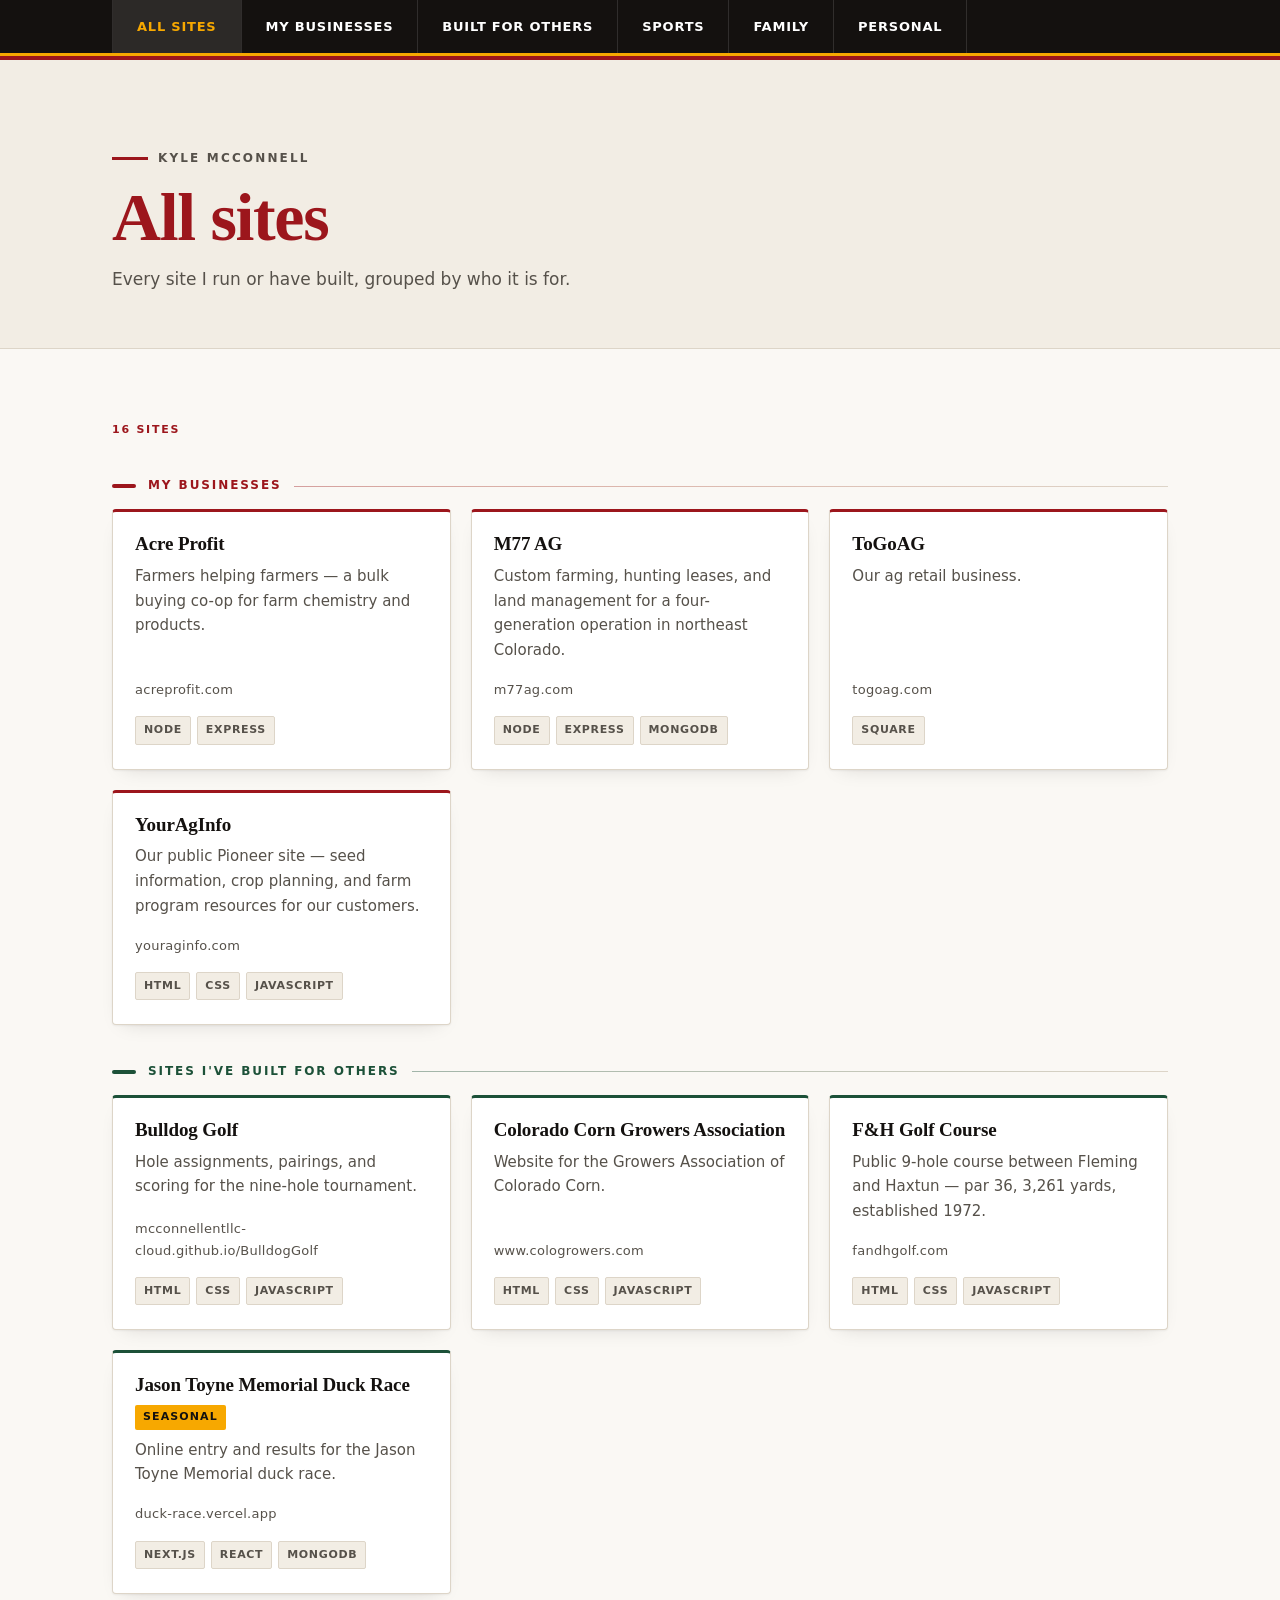
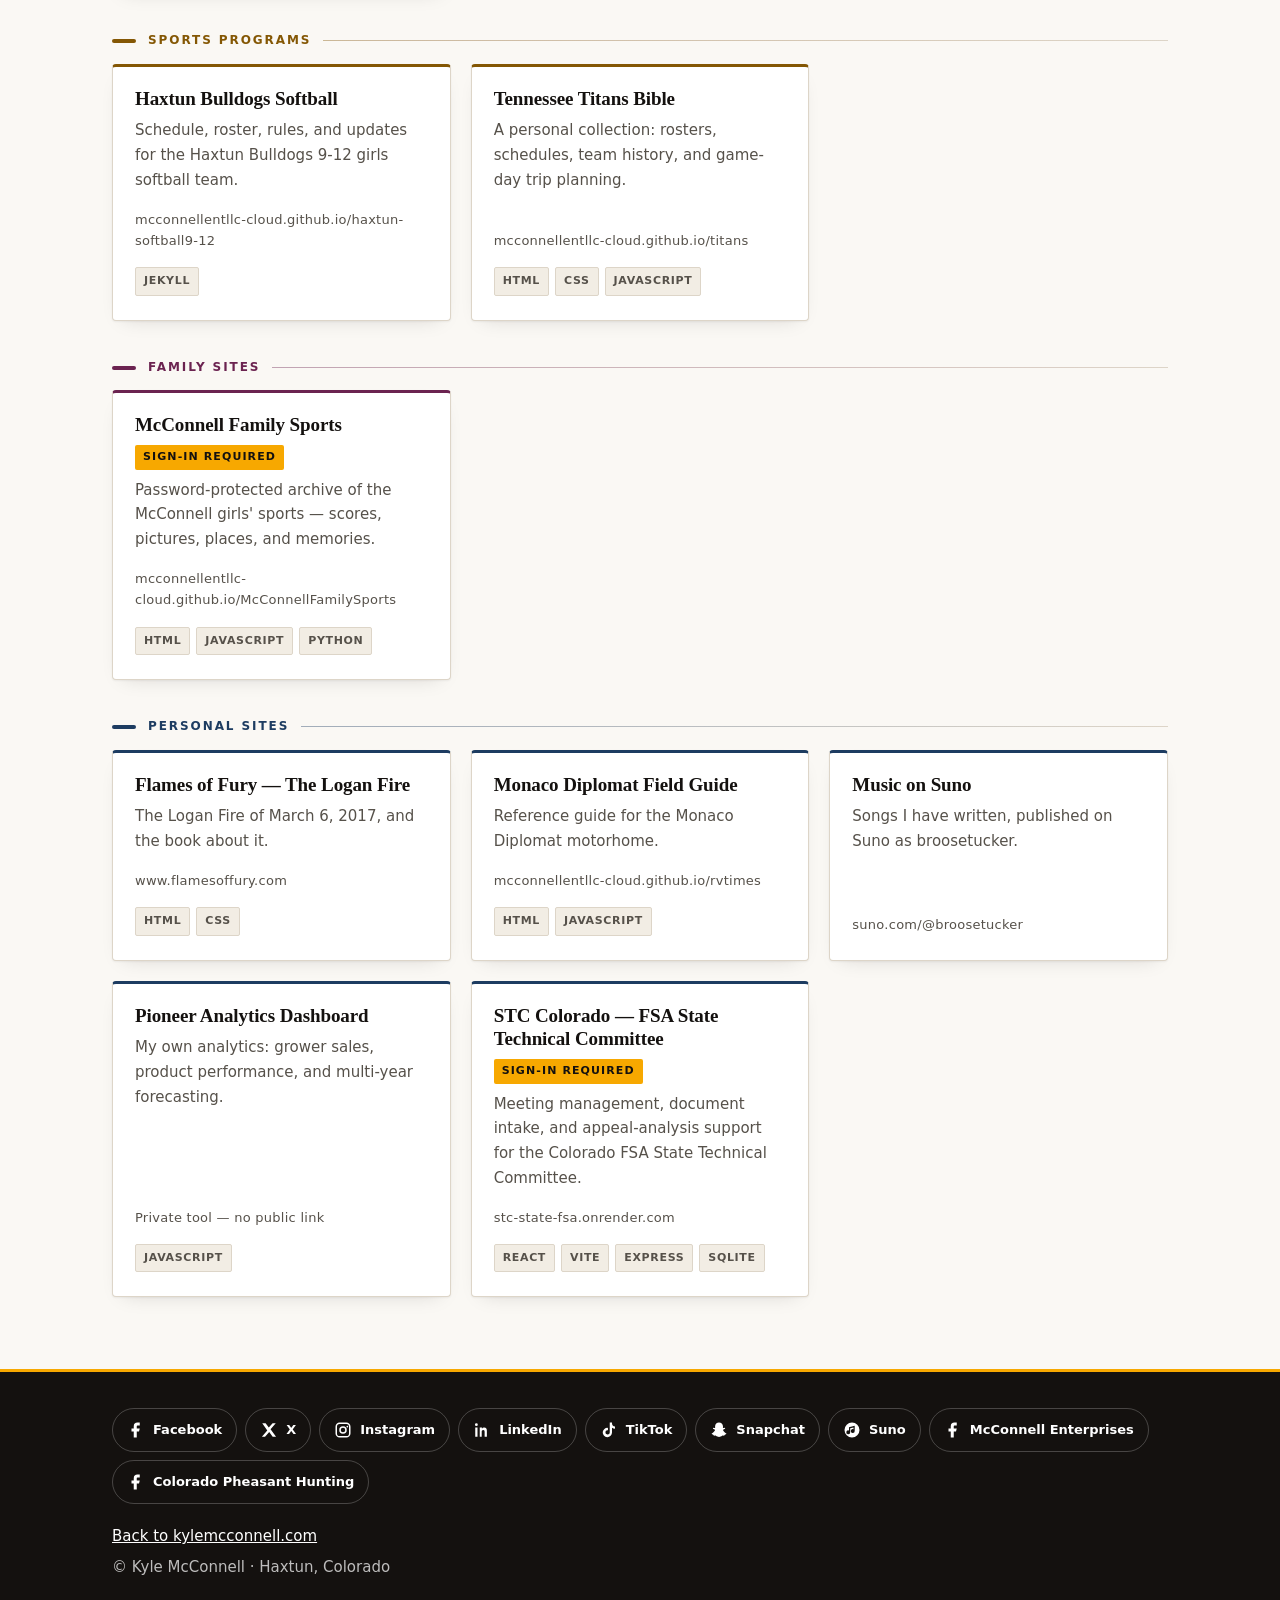
<file: sites/index.html>
<!doctype html>
<html lang="en">
<head>
<meta charset="utf-8">
<meta name="viewport" content="width=device-width, initial-scale=1">
<title>All sites — Kyle McConnell</title>
<meta name="description" content="Every website Kyle McConnell runs or has built, grouped by section: businesses, sites built for others, sports, family, and personal.">
<link rel="canonical" href="https://kylemcconnell.com/sites/">
<meta property="og:type" content="website">
<meta property="og:site_name" content="Kyle McConnell">
<meta property="og:title" content="All sites — Kyle McConnell">
<meta property="og:description" content="Every website Kyle McConnell runs or has built, grouped by section: businesses, sites built for others, sports, family, and personal.">
<meta property="og:url" content="https://kylemcconnell.com/sites/">
<meta property="og:image" content="https://kylemcconnell.com/img/og.png">
<meta name="twitter:card" content="summary_large_image">
<meta name="twitter:title" content="All sites — Kyle McConnell">
<meta name="twitter:description" content="Every website Kyle McConnell runs or has built, grouped by section: businesses, sites built for others, sports, family, and personal.">
<meta name="twitter:image" content="https://kylemcconnell.com/img/og.png">
<meta name="theme-color" content="#14110f" media="(prefers-color-scheme: light)">
<meta name="theme-color" content="#0d0c0b" media="(prefers-color-scheme: dark)">
<link rel="icon" href="/favicon.svg" type="image/svg+xml">
<link rel="apple-touch-icon" href="/img/apple-touch-icon.png">
<link rel="stylesheet" href="/styles.css">
</head>
<body>
<a class="skip-link" href="#main">Skip to content</a>

<nav class="tab-nav" aria-label="Site sections">
  <div class="wrap">
    <ul>
      <li><a href="/sites/" aria-current="page">All sites</a></li>
      <li><a href="/sites/my-businesses/">My businesses</a></li>
      <li><a href="/sites/sites-i-ve-built-for-others/">Built for others</a></li>
      <li><a href="/sites/sports-programs/">Sports</a></li>
      <li><a href="/sites/family-sites/">Family</a></li>
      <li><a href="/sites/personal-sites/">Personal</a></li>
    </ul>
  </div>
</nav>

<header class="site-header page-header">
  <div class="wrap">
    <p class="eyebrow"><a href="/">Kyle McConnell</a></p>
    <h1>All sites</h1>
    <p class="lede">Every site I run or have built, grouped by who it is for.</p>
  </div>
</header>

<main id="main" class="wrap">
  <section aria-label="All sites">
    <p class="count">16 sites</p>
    <h2 class="group-title sec-my-businesses" id="group-my-businesses">My businesses</h2>
    <ul class="card-grid sec-my-businesses">
      <li class="card sec-my-businesses">
        <div class="card-body">
          <h3><a href="https://acreprofit.com" target="_blank" rel="noopener" aria-label="Acre Profit (opens in a new tab)">Acre Profit</a></h3>
          <p class="card-desc">Farmers helping farmers — a bulk buying co-op for farm chemistry and products.</p>
          <p class="card-url">acreprofit.com</p>
          <ul class="tags">
            <li class="tag">Node</li>
            <li class="tag">Express</li>
          </ul>
        </div>
      </li>
      <li class="card sec-my-businesses">
        <div class="card-body">
          <h3><a href="https://m77ag.com" target="_blank" rel="noopener" aria-label="M77 AG (opens in a new tab)">M77 AG</a></h3>
          <p class="card-desc">Custom farming, hunting leases, and land management for a four-generation operation in northeast Colorado.</p>
          <p class="card-url">m77ag.com</p>
          <ul class="tags">
            <li class="tag">Node</li>
            <li class="tag">Express</li>
            <li class="tag">MongoDB</li>
          </ul>
        </div>
      </li>
      <li class="card sec-my-businesses">
        <div class="card-body">
          <h3><a href="https://togoag.com" target="_blank" rel="noopener" aria-label="ToGoAG (opens in a new tab)">ToGoAG</a></h3>
          <p class="card-desc">Our ag retail business.</p>
          <p class="card-url">togoag.com</p>
          <ul class="tags">
            <li class="tag">Square</li>
          </ul>
        </div>
      </li>
      <li class="card sec-my-businesses">
        <div class="card-body">
          <h3><a href="https://youraginfo.com" target="_blank" rel="noopener" aria-label="YourAgInfo (opens in a new tab)">YourAgInfo</a></h3>
          <p class="card-desc">Our public Pioneer site — seed information, crop planning, and farm program resources for our customers.</p>
          <p class="card-url">youraginfo.com</p>
          <ul class="tags">
            <li class="tag">HTML</li>
            <li class="tag">CSS</li>
            <li class="tag">JavaScript</li>
          </ul>
        </div>
      </li>
    </ul>
    <h2 class="group-title sec-sites-i-ve-built-for-others" id="group-sites-i-ve-built-for-others">Sites I've built for others</h2>
    <ul class="card-grid sec-sites-i-ve-built-for-others">
      <li class="card sec-sites-i-ve-built-for-others">
        <div class="card-body">
          <h3><a href="https://mcconnellentllc-cloud.github.io/BulldogGolf/" target="_blank" rel="noopener" aria-label="Bulldog Golf (opens in a new tab)">Bulldog Golf</a></h3>
          <p class="card-desc">Hole assignments, pairings, and scoring for the nine-hole tournament.</p>
          <p class="card-url">mcconnellentllc-cloud.github.io/BulldogGolf</p>
          <ul class="tags">
            <li class="tag">HTML</li>
            <li class="tag">CSS</li>
            <li class="tag">JavaScript</li>
          </ul>
        </div>
      </li>
      <li class="card sec-sites-i-ve-built-for-others">
        <div class="card-body">
          <h3><a href="https://www.cologrowers.com" target="_blank" rel="noopener" aria-label="Colorado Corn Growers Association (opens in a new tab)">Colorado Corn Growers Association</a></h3>
          <p class="card-desc">Website for the Growers Association of Colorado Corn.</p>
          <p class="card-url">www.cologrowers.com</p>
          <ul class="tags">
            <li class="tag">HTML</li>
            <li class="tag">CSS</li>
            <li class="tag">JavaScript</li>
          </ul>
        </div>
      </li>
      <li class="card sec-sites-i-ve-built-for-others">
        <div class="card-body">
          <h3><a href="https://fandhgolf.com" target="_blank" rel="noopener" aria-label="F&amp;H Golf Course (opens in a new tab)">F&amp;H Golf Course</a></h3>
          <p class="card-desc">Public 9-hole course between Fleming and Haxtun — par 36, 3,261 yards, established 1972.</p>
          <p class="card-url">fandhgolf.com</p>
          <ul class="tags">
            <li class="tag">HTML</li>
            <li class="tag">CSS</li>
            <li class="tag">JavaScript</li>
          </ul>
        </div>
      </li>
      <li class="card sec-sites-i-ve-built-for-others">
        <div class="card-body">
          <h3><a href="https://duck-race.vercel.app" target="_blank" rel="noopener" aria-label="Jason Toyne Memorial Duck Race (opens in a new tab)">Jason Toyne Memorial Duck Race</a></h3>
          <p class="badge">Seasonal</p>
          <p class="card-desc">Online entry and results for the Jason Toyne Memorial duck race.</p>
          <p class="card-url">duck-race.vercel.app</p>
          <ul class="tags">
            <li class="tag">Next.js</li>
            <li class="tag">React</li>
            <li class="tag">MongoDB</li>
          </ul>
        </div>
      </li>
    </ul>
    <h2 class="group-title sec-sports-programs" id="group-sports-programs">Sports programs</h2>
    <ul class="card-grid sec-sports-programs">
      <li class="card sec-sports-programs">
        <div class="card-body">
          <h3><a href="https://mcconnellentllc-cloud.github.io/haxtun-softball9-12/" target="_blank" rel="noopener" aria-label="Haxtun Bulldogs Softball (opens in a new tab)">Haxtun Bulldogs Softball</a></h3>
          <p class="card-desc">Schedule, roster, rules, and updates for the Haxtun Bulldogs 9-12 girls softball team.</p>
          <p class="card-url">mcconnellentllc-cloud.github.io/haxtun-softball9-12</p>
          <ul class="tags">
            <li class="tag">Jekyll</li>
          </ul>
        </div>
      </li>
      <li class="card sec-sports-programs">
        <div class="card-body">
          <h3><a href="https://mcconnellentllc-cloud.github.io/titans/" target="_blank" rel="noopener" aria-label="Tennessee Titans Bible (opens in a new tab)">Tennessee Titans Bible</a></h3>
          <p class="card-desc">A personal collection: rosters, schedules, team history, and game-day trip planning.</p>
          <p class="card-url">mcconnellentllc-cloud.github.io/titans</p>
          <ul class="tags">
            <li class="tag">HTML</li>
            <li class="tag">CSS</li>
            <li class="tag">JavaScript</li>
          </ul>
        </div>
      </li>
    </ul>
    <h2 class="group-title sec-family-sites" id="group-family-sites">Family sites</h2>
    <ul class="card-grid sec-family-sites">
      <li class="card sec-family-sites">
        <div class="card-body">
          <h3><a href="https://mcconnellentllc-cloud.github.io/McConnellFamilySports/" target="_blank" rel="noopener" aria-label="McConnell Family Sports (opens in a new tab)">McConnell Family Sports</a></h3>
          <p class="badge">Sign-in required</p>
          <p class="card-desc">Password-protected archive of the McConnell girls' sports — scores, pictures, places, and memories.</p>
          <p class="card-url">mcconnellentllc-cloud.github.io/McConnellFamilySports</p>
          <ul class="tags">
            <li class="tag">HTML</li>
            <li class="tag">JavaScript</li>
            <li class="tag">Python</li>
          </ul>
        </div>
      </li>
    </ul>
    <h2 class="group-title sec-personal-sites" id="group-personal-sites">Personal sites</h2>
    <ul class="card-grid sec-personal-sites">
      <li class="card sec-personal-sites">
        <div class="card-body">
          <h3><a href="https://www.flamesoffury.com" target="_blank" rel="noopener" aria-label="Flames of Fury — The Logan Fire (opens in a new tab)">Flames of Fury — The Logan Fire</a></h3>
          <p class="card-desc">The Logan Fire of March 6, 2017, and the book about it.</p>
          <p class="card-url">www.flamesoffury.com</p>
          <ul class="tags">
            <li class="tag">HTML</li>
            <li class="tag">CSS</li>
          </ul>
        </div>
      </li>
      <li class="card sec-personal-sites">
        <div class="card-body">
          <h3><a href="https://mcconnellentllc-cloud.github.io/rvtimes/" target="_blank" rel="noopener" aria-label="Monaco Diplomat Field Guide (opens in a new tab)">Monaco Diplomat Field Guide</a></h3>
          <p class="card-desc">Reference guide for the Monaco Diplomat motorhome.</p>
          <p class="card-url">mcconnellentllc-cloud.github.io/rvtimes</p>
          <ul class="tags">
            <li class="tag">HTML</li>
            <li class="tag">JavaScript</li>
          </ul>
        </div>
      </li>
      <li class="card sec-personal-sites">
        <div class="card-body">
          <h3><a href="https://suno.com/@broosetucker" target="_blank" rel="noopener" aria-label="Music on Suno (opens in a new tab)">Music on Suno</a></h3>
          <p class="card-desc">Songs I have written, published on Suno as broosetucker.</p>
          <p class="card-url">suno.com/@broosetucker</p>
        </div>
      </li>
      <li class="card sec-personal-sites">
        <div class="card-body">
          <h3>Pioneer Analytics Dashboard</h3>
          <p class="card-desc">My own analytics: grower sales, product performance, and multi-year forecasting.</p>
          <p class="card-url">Private tool — no public link</p>
          <ul class="tags">
            <li class="tag">JavaScript</li>
          </ul>
        </div>
      </li>
      <li class="card sec-personal-sites">
        <div class="card-body">
          <h3><a href="https://stc-state-fsa.onrender.com" target="_blank" rel="noopener" aria-label="STC Colorado — FSA State Technical Committee (opens in a new tab)">STC Colorado — FSA State Technical Committee</a></h3>
          <p class="badge">Sign-in required</p>
          <p class="card-desc">Meeting management, document intake, and appeal-analysis support for the Colorado FSA State Technical Committee.</p>
          <p class="card-url">stc-state-fsa.onrender.com</p>
          <ul class="tags">
            <li class="tag">React</li>
            <li class="tag">Vite</li>
            <li class="tag">Express</li>
            <li class="tag">SQLite</li>
          </ul>
        </div>
      </li>
    </ul>
  </section>
</main>

<footer class="site-footer">
  <div class="wrap">
    <ul class="social">
      <li><a href="https://www.facebook.com/kyle.d.mcconnell/" target="_blank" rel="noopener me" aria-label="Facebook (opens in a new tab)"><svg viewBox="0 0 24 24" aria-hidden="true" focusable="false"><path d="M17 2h-3a5 5 0 0 0-5 5v3H6v4h3v8h4v-8h3l1-4h-4V7a1 1 0 0 1 1-1h3z"/></svg><span>Facebook</span></a></li>
      <li><a href="https://x.com/McConnellEntLLC" target="_blank" rel="noopener me" aria-label="X (opens in a new tab)"><svg viewBox="0 0 24 24" aria-hidden="true" focusable="false"><path d="M3 3h4.5l4.2 5.8L16.8 3H21l-6.9 8L21.4 21h-4.5l-4.6-6.3L6.7 21H2.5l7.2-8.3z"/></svg><span>X</span></a></li>
      <li><a href="https://www.instagram.com/m77angus/" target="_blank" rel="noopener me" aria-label="Instagram (opens in a new tab)"><svg viewBox="0 0 24 24" aria-hidden="true" focusable="false"><path d="M7.5 2h9A5.5 5.5 0 0 1 22 7.5v9a5.5 5.5 0 0 1-5.5 5.5h-9A5.5 5.5 0 0 1 2 16.5v-9A5.5 5.5 0 0 1 7.5 2zm0 2A3.5 3.5 0 0 0 4 7.5v9A3.5 3.5 0 0 0 7.5 20h9a3.5 3.5 0 0 0 3.5-3.5v-9A3.5 3.5 0 0 0 16.5 4zM12 7a5 5 0 1 1 0 10 5 5 0 0 1 0-10zm0 2a3 3 0 1 0 0 6 3 3 0 0 0 0-6zm5.8-2.6a1.1 1.1 0 1 1 0 2.2 1.1 1.1 0 0 1 0-2.2z"/></svg><span>Instagram</span></a></li>
      <li><a href="https://www.linkedin.com/in/kyle-mcconnell-35947496/" target="_blank" rel="noopener me" aria-label="LinkedIn (opens in a new tab)"><svg viewBox="0 0 24 24" aria-hidden="true" focusable="false"><path d="M4.5 3a1.9 1.9 0 1 0 0 3.8 1.9 1.9 0 0 0 0-3.8zM3 8.5h3V21H3zM9 8.5h2.9v1.7a3.2 3.2 0 0 1 2.9-1.6c3 0 3.7 1.9 3.7 4.5V21h-3v-6.3c0-1.5-.3-2.6-1.8-2.6s-2.1 1-2.1 2.5V21H9z"/></svg><span>LinkedIn</span></a></li>
      <li><a href="https://www.tiktok.com/@mcconnellenterpri" target="_blank" rel="noopener me" aria-label="TikTok (opens in a new tab)"><svg viewBox="0 0 24 24" aria-hidden="true" focusable="false"><path d="M16 2h-3v13.2a2.9 2.9 0 1 1-2.4-2.9V9.2A6.2 6.2 0 1 0 16 15.3V9.1a7.3 7.3 0 0 0 4 1.2V7.2A4.3 4.3 0 0 1 16 2.9z"/></svg><span>TikTok</span></a></li>
      <li><a href="https://www.snapchat.com/add/m77angus" target="_blank" rel="noopener me" aria-label="Snapchat (opens in a new tab)"><svg viewBox="0 0 24 24" aria-hidden="true" focusable="false"><path d="M12 2c2.9 0 5.2 2.2 5.3 5.1v2.2c.5.2 1-.1 1.5-.3.6-.2 1.3.1 1.4.7.1.5-.2.9-.7 1.1-.6.3-1.4.5-1.9.9-.3.3-.2.7 0 1.1.8 1.6 2.1 2.8 3.7 3.4.4.2.7.5.6.9-.2.7-1.3.9-2 1.1-.4.1-.5.3-.6.7-.1.5-.4.7-.9.6-.7-.1-1.5-.2-2.2 0-.7.2-1.2.8-1.9 1.2-1.4.8-3.1.8-4.5 0-.7-.4-1.2-1-1.9-1.2-.7-.2-1.5-.1-2.2 0-.5.1-.8-.1-.9-.6-.1-.4-.2-.6-.6-.7-.7-.2-1.8-.4-2-1.1-.1-.4.2-.7.6-.9 1.6-.6 2.9-1.8 3.7-3.4.2-.4.3-.8 0-1.1-.5-.4-1.3-.6-1.9-.9-.5-.2-.8-.6-.7-1.1.1-.6.8-.9 1.4-.7.5.2 1 .5 1.5.3V7.1C6.8 4.2 9.1 2 12 2z"/></svg><span>Snapchat</span></a></li>
      <li><a href="https://suno.com/@broosetucker" target="_blank" rel="noopener me" aria-label="Suno (opens in a new tab)"><svg viewBox="0 0 24 24" aria-hidden="true" focusable="false"><path d="M12 2a10 10 0 1 0 0 20 10 10 0 0 0 0-20zm3.6 4.4v6.9a2.6 2.6 0 1 1-1.6-2.4V8.5l-4.4 1v5.6a2.6 2.6 0 1 1-1.6-2.4V8.2z"/></svg><span>Suno</span></a></li>
      <li><a href="https://www.facebook.com/mcconnellentllc/" target="_blank" rel="noopener me" aria-label="McConnell Enterprises (opens in a new tab)"><svg viewBox="0 0 24 24" aria-hidden="true" focusable="false"><path d="M17 2h-3a5 5 0 0 0-5 5v3H6v4h3v8h4v-8h3l1-4h-4V7a1 1 0 0 1 1-1h3z"/></svg><span>McConnell Enterprises</span></a></li>
      <li><a href="https://www.facebook.com/coloradopheasanthunting/" target="_blank" rel="noopener me" aria-label="Colorado Pheasant Hunting (opens in a new tab)"><svg viewBox="0 0 24 24" aria-hidden="true" focusable="false"><path d="M17 2h-3a5 5 0 0 0-5 5v3H6v4h3v8h4v-8h3l1-4h-4V7a1 1 0 0 1 1-1h3z"/></svg><span>Colorado Pheasant Hunting</span></a></li>
    </ul>
    <p><a href="/">Back to kylemcconnell.com</a></p>
    <p>&copy; Kyle McConnell &middot; Haxtun, Colorado</p>
  </div>
</footer>
</body>
</html>
</file>
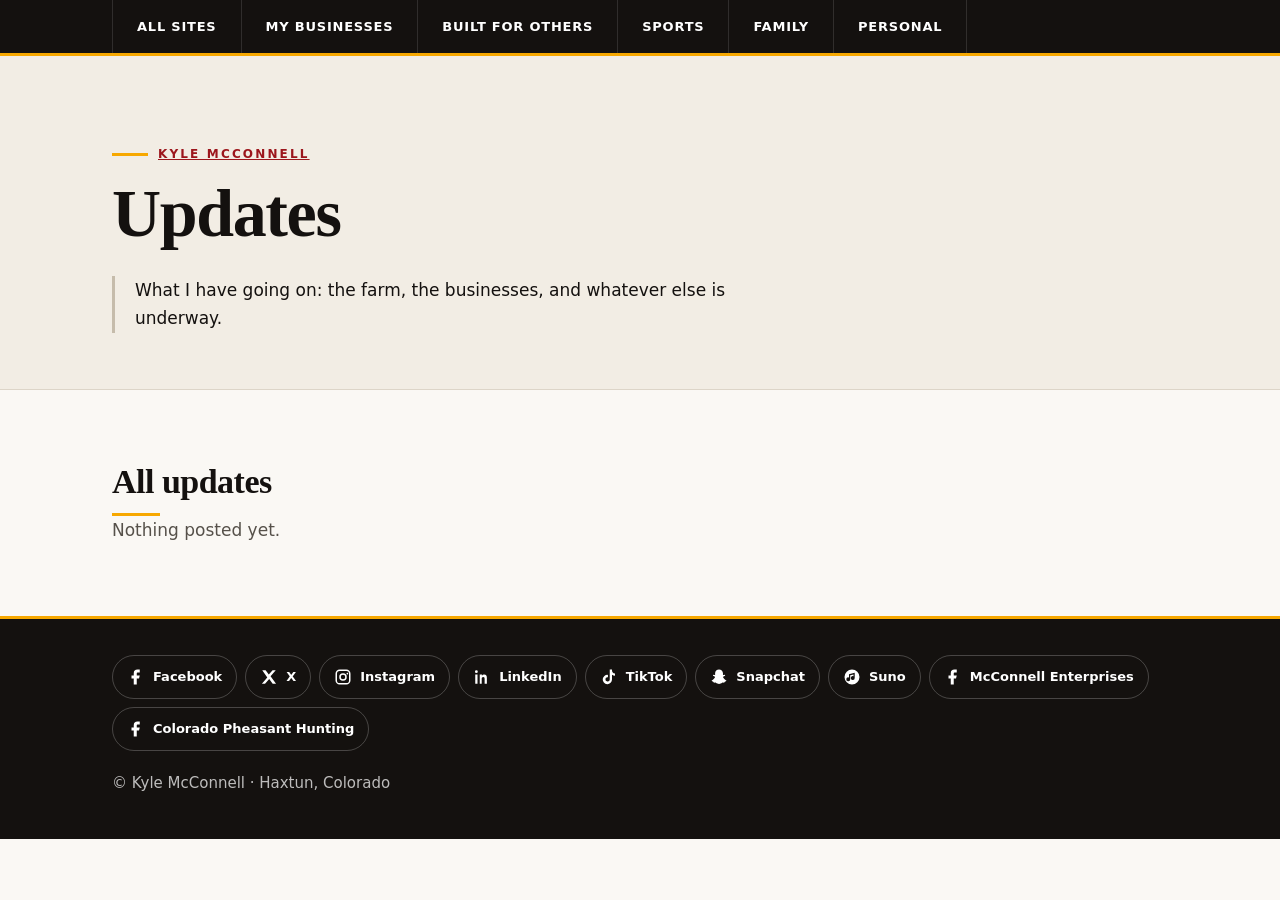
<file: updates/index.html>
<!doctype html>
<html lang="en">
<head>
<meta charset="utf-8">
<meta name="viewport" content="width=device-width, initial-scale=1">
<title>Updates — Kyle McConnell</title>
<meta name="description" content="What Kyle McConnell has going on: the farm, the businesses, and projects in Haxtun, Colorado.">
<link rel="canonical" href="https://kylemcconnell.com/updates/">
<meta property="og:type" content="website">
<meta property="og:site_name" content="Kyle McConnell">
<meta property="og:title" content="Updates — Kyle McConnell">
<meta property="og:description" content="What Kyle McConnell has going on: the farm, the businesses, and projects in Haxtun, Colorado.">
<meta property="og:url" content="https://kylemcconnell.com/updates/">
<meta property="og:image" content="https://kylemcconnell.com/img/og.png">
<meta name="twitter:card" content="summary_large_image">
<meta name="theme-color" content="#14110f" media="(prefers-color-scheme: light)">
<meta name="theme-color" content="#0d0c0b" media="(prefers-color-scheme: dark)">
<link rel="alternate" type="application/feed+json" title="Kyle McConnell updates" href="/feed.json">
<link rel="icon" href="/favicon.svg" type="image/svg+xml">
<link rel="apple-touch-icon" href="/img/apple-touch-icon.png">
<link rel="stylesheet" href="/styles.css">
</head>
<body>
<a class="skip-link" href="#main">Skip to content</a>

<nav class="tab-nav" aria-label="Site sections">
  <div class="wrap">
    <ul>
      <!-- NAV:START (generated from sites.json by tools/build-cards.mjs — do not hand-edit) -->
      <li><a href="/sites/">All sites</a></li>
      <li><a href="/sites/my-businesses/">My businesses</a></li>
      <li><a href="/sites/sites-i-ve-built-for-others/">Built for others</a></li>
      <li><a href="/sites/sports-programs/">Sports</a></li>
      <li><a href="/sites/family-sites/">Family</a></li>
      <li><a href="/sites/personal-sites/">Personal</a></li>
    <!-- NAV:END -->
    </ul>
  </div>
</nav>

<header class="site-header">
  <div class="wrap">
    <p class="eyebrow"><a href="/">Kyle McConnell</a></p>
    <h1>Updates</h1>
    <div class="bio">
      <p>What I have going on: the farm, the businesses, and whatever else is underway.</p>
    </div>
  </div>
</header>

<main id="main" class="wrap">

  <section id="updates" aria-labelledby="updates-title">
    <h2 id="updates-title">All updates</h2>
    <!-- UPDATES-LIST:START (written by m77ag.com when Kyle publishes — do not hand-edit) -->
    <p class="role-note">Nothing posted yet.</p>
    <!-- UPDATES-LIST:END -->
  </section>

</main>

<footer class="site-footer">
  <div class="wrap">
    <!-- SOCIAL:START (generated from sites.json by tools/build-cards.mjs — do not hand-edit) -->
      <ul class="social">
        <li><a href="https://www.facebook.com/kyle.d.mcconnell/" target="_blank" rel="noopener me" aria-label="Facebook (opens in a new tab)"><svg viewBox="0 0 24 24" aria-hidden="true" focusable="false"><path d="M17 2h-3a5 5 0 0 0-5 5v3H6v4h3v8h4v-8h3l1-4h-4V7a1 1 0 0 1 1-1h3z"/></svg><span>Facebook</span></a></li>
        <li><a href="https://x.com/McConnellEntLLC" target="_blank" rel="noopener me" aria-label="X (opens in a new tab)"><svg viewBox="0 0 24 24" aria-hidden="true" focusable="false"><path d="M3 3h4.5l4.2 5.8L16.8 3H21l-6.9 8L21.4 21h-4.5l-4.6-6.3L6.7 21H2.5l7.2-8.3z"/></svg><span>X</span></a></li>
        <li><a href="https://www.instagram.com/m77angus/" target="_blank" rel="noopener me" aria-label="Instagram (opens in a new tab)"><svg viewBox="0 0 24 24" aria-hidden="true" focusable="false"><path d="M7.5 2h9A5.5 5.5 0 0 1 22 7.5v9a5.5 5.5 0 0 1-5.5 5.5h-9A5.5 5.5 0 0 1 2 16.5v-9A5.5 5.5 0 0 1 7.5 2zm0 2A3.5 3.5 0 0 0 4 7.5v9A3.5 3.5 0 0 0 7.5 20h9a3.5 3.5 0 0 0 3.5-3.5v-9A3.5 3.5 0 0 0 16.5 4zM12 7a5 5 0 1 1 0 10 5 5 0 0 1 0-10zm0 2a3 3 0 1 0 0 6 3 3 0 0 0 0-6zm5.8-2.6a1.1 1.1 0 1 1 0 2.2 1.1 1.1 0 0 1 0-2.2z"/></svg><span>Instagram</span></a></li>
        <li><a href="https://www.linkedin.com/in/kyle-mcconnell-35947496/" target="_blank" rel="noopener me" aria-label="LinkedIn (opens in a new tab)"><svg viewBox="0 0 24 24" aria-hidden="true" focusable="false"><path d="M4.5 3a1.9 1.9 0 1 0 0 3.8 1.9 1.9 0 0 0 0-3.8zM3 8.5h3V21H3zM9 8.5h2.9v1.7a3.2 3.2 0 0 1 2.9-1.6c3 0 3.7 1.9 3.7 4.5V21h-3v-6.3c0-1.5-.3-2.6-1.8-2.6s-2.1 1-2.1 2.5V21H9z"/></svg><span>LinkedIn</span></a></li>
        <li><a href="https://www.tiktok.com/@mcconnellenterpri" target="_blank" rel="noopener me" aria-label="TikTok (opens in a new tab)"><svg viewBox="0 0 24 24" aria-hidden="true" focusable="false"><path d="M16 2h-3v13.2a2.9 2.9 0 1 1-2.4-2.9V9.2A6.2 6.2 0 1 0 16 15.3V9.1a7.3 7.3 0 0 0 4 1.2V7.2A4.3 4.3 0 0 1 16 2.9z"/></svg><span>TikTok</span></a></li>
        <li><a href="https://www.snapchat.com/add/m77angus" target="_blank" rel="noopener me" aria-label="Snapchat (opens in a new tab)"><svg viewBox="0 0 24 24" aria-hidden="true" focusable="false"><path d="M12 2c2.9 0 5.2 2.2 5.3 5.1v2.2c.5.2 1-.1 1.5-.3.6-.2 1.3.1 1.4.7.1.5-.2.9-.7 1.1-.6.3-1.4.5-1.9.9-.3.3-.2.7 0 1.1.8 1.6 2.1 2.8 3.7 3.4.4.2.7.5.6.9-.2.7-1.3.9-2 1.1-.4.1-.5.3-.6.7-.1.5-.4.7-.9.6-.7-.1-1.5-.2-2.2 0-.7.2-1.2.8-1.9 1.2-1.4.8-3.1.8-4.5 0-.7-.4-1.2-1-1.9-1.2-.7-.2-1.5-.1-2.2 0-.5.1-.8-.1-.9-.6-.1-.4-.2-.6-.6-.7-.7-.2-1.8-.4-2-1.1-.1-.4.2-.7.6-.9 1.6-.6 2.9-1.8 3.7-3.4.2-.4.3-.8 0-1.1-.5-.4-1.3-.6-1.9-.9-.5-.2-.8-.6-.7-1.1.1-.6.8-.9 1.4-.7.5.2 1 .5 1.5.3V7.1C6.8 4.2 9.1 2 12 2z"/></svg><span>Snapchat</span></a></li>
        <li><a href="https://suno.com/@broosetucker" target="_blank" rel="noopener me" aria-label="Suno (opens in a new tab)"><svg viewBox="0 0 24 24" aria-hidden="true" focusable="false"><path d="M12 2a10 10 0 1 0 0 20 10 10 0 0 0 0-20zm3.6 4.4v6.9a2.6 2.6 0 1 1-1.6-2.4V8.5l-4.4 1v5.6a2.6 2.6 0 1 1-1.6-2.4V8.2z"/></svg><span>Suno</span></a></li>
        <li><a href="https://www.facebook.com/mcconnellentllc/" target="_blank" rel="noopener me" aria-label="McConnell Enterprises (opens in a new tab)"><svg viewBox="0 0 24 24" aria-hidden="true" focusable="false"><path d="M17 2h-3a5 5 0 0 0-5 5v3H6v4h3v8h4v-8h3l1-4h-4V7a1 1 0 0 1 1-1h3z"/></svg><span>McConnell Enterprises</span></a></li>
        <li><a href="https://www.facebook.com/coloradopheasanthunting/" target="_blank" rel="noopener me" aria-label="Colorado Pheasant Hunting (opens in a new tab)"><svg viewBox="0 0 24 24" aria-hidden="true" focusable="false"><path d="M17 2h-3a5 5 0 0 0-5 5v3H6v4h3v8h4v-8h3l1-4h-4V7a1 1 0 0 1 1-1h3z"/></svg><span>Colorado Pheasant Hunting</span></a></li>
      </ul>
    <!-- SOCIAL:END -->
    <p>&copy; Kyle McConnell &middot; Haxtun, Colorado</p>
  </div>
</footer>
</body>
</html>
</file>
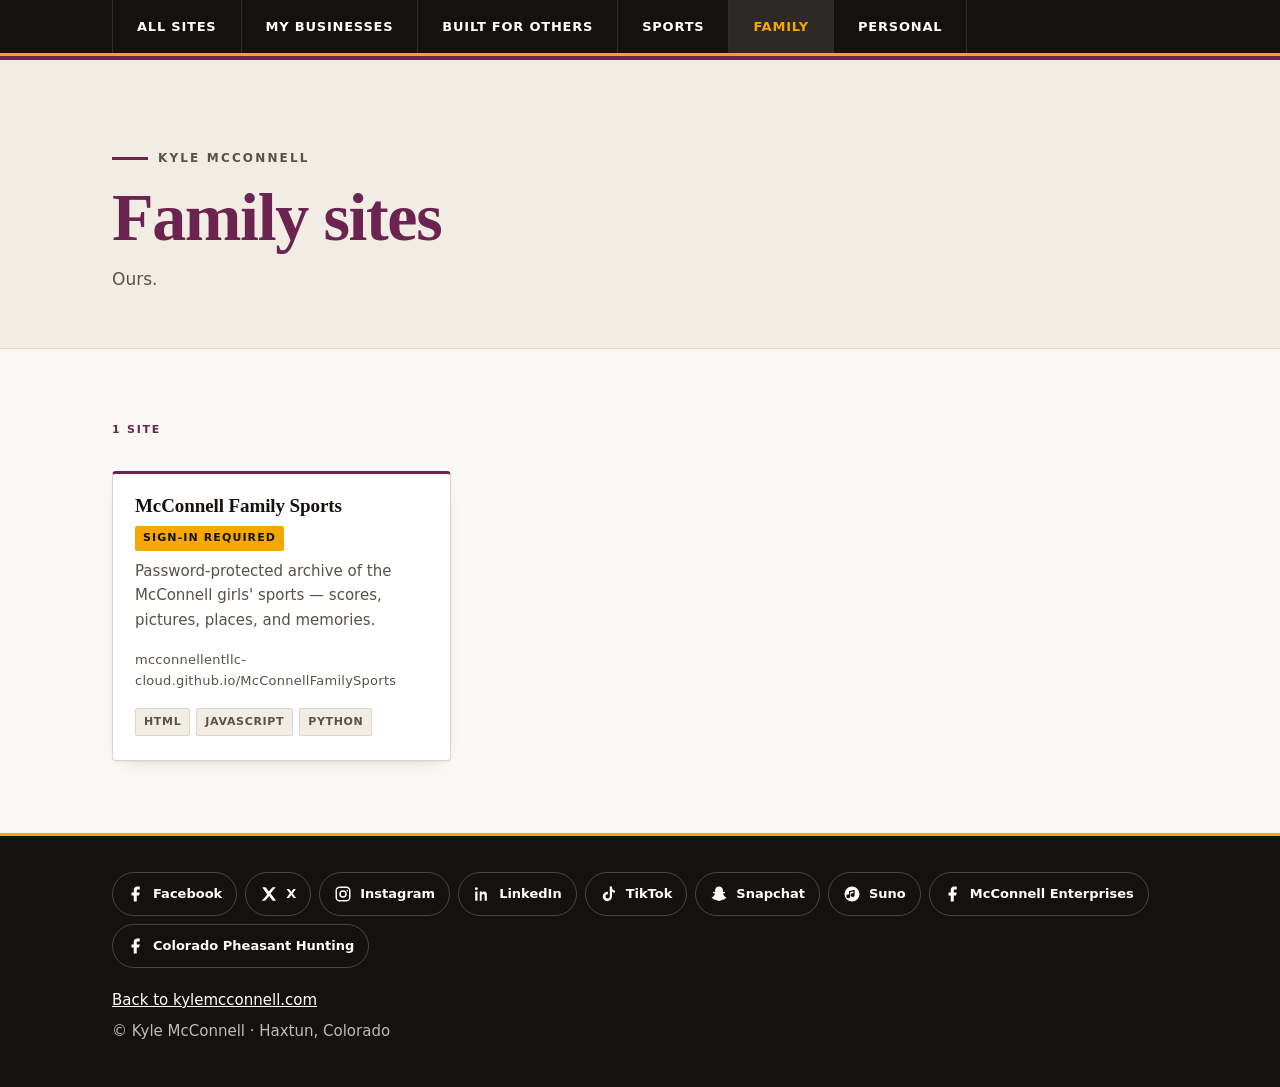
<file: sites/family-sites/index.html>
<!doctype html>
<html lang="en">
<head>
<meta charset="utf-8">
<meta name="viewport" content="width=device-width, initial-scale=1">
<title>Family sites — Kyle McConnell</title>
<meta name="description" content="Family sites: McConnell Family Sports.">
<link rel="canonical" href="https://kylemcconnell.com/sites/family-sites/">
<meta property="og:type" content="website">
<meta property="og:site_name" content="Kyle McConnell">
<meta property="og:title" content="Family sites — Kyle McConnell">
<meta property="og:description" content="Family sites: McConnell Family Sports.">
<meta property="og:url" content="https://kylemcconnell.com/sites/family-sites/">
<meta property="og:image" content="https://kylemcconnell.com/img/og.png">
<meta name="twitter:card" content="summary_large_image">
<meta name="twitter:title" content="Family sites — Kyle McConnell">
<meta name="twitter:description" content="Family sites: McConnell Family Sports.">
<meta name="twitter:image" content="https://kylemcconnell.com/img/og.png">
<meta name="theme-color" content="#14110f" media="(prefers-color-scheme: light)">
<meta name="theme-color" content="#0d0c0b" media="(prefers-color-scheme: dark)">
<link rel="icon" href="/favicon.svg" type="image/svg+xml">
<link rel="apple-touch-icon" href="/img/apple-touch-icon.png">
<link rel="stylesheet" href="/styles.css">
</head>
<body class="sec-family-sites">
<a class="skip-link" href="#main">Skip to content</a>

<nav class="tab-nav" aria-label="Site sections">
  <div class="wrap">
    <ul>
      <li><a href="/sites/">All sites</a></li>
      <li><a href="/sites/my-businesses/">My businesses</a></li>
      <li><a href="/sites/sites-i-ve-built-for-others/">Built for others</a></li>
      <li><a href="/sites/sports-programs/">Sports</a></li>
      <li><a href="/sites/family-sites/" aria-current="page">Family</a></li>
      <li><a href="/sites/personal-sites/">Personal</a></li>
    </ul>
  </div>
</nav>

<header class="site-header page-header">
  <div class="wrap">
    <p class="eyebrow"><a href="/">Kyle McConnell</a></p>
    <h1>Family sites</h1>
    <p class="lede">Ours.</p>
  </div>
</header>

<main id="main" class="wrap">
  <section aria-label="Family sites">
    <p class="count">1 site</p>
    <ul class="card-grid sec-family-sites">
      <li class="card sec-family-sites">
        <div class="card-body">
          <h3><a href="https://mcconnellentllc-cloud.github.io/McConnellFamilySports/" target="_blank" rel="noopener" aria-label="McConnell Family Sports (opens in a new tab)">McConnell Family Sports</a></h3>
          <p class="badge">Sign-in required</p>
          <p class="card-desc">Password-protected archive of the McConnell girls' sports — scores, pictures, places, and memories.</p>
          <p class="card-url">mcconnellentllc-cloud.github.io/McConnellFamilySports</p>
          <ul class="tags">
            <li class="tag">HTML</li>
            <li class="tag">JavaScript</li>
            <li class="tag">Python</li>
          </ul>
        </div>
      </li>
    </ul>
  </section>
</main>

<footer class="site-footer">
  <div class="wrap">
    <ul class="social">
      <li><a href="https://www.facebook.com/kyle.d.mcconnell/" target="_blank" rel="noopener me" aria-label="Facebook (opens in a new tab)"><svg viewBox="0 0 24 24" aria-hidden="true" focusable="false"><path d="M17 2h-3a5 5 0 0 0-5 5v3H6v4h3v8h4v-8h3l1-4h-4V7a1 1 0 0 1 1-1h3z"/></svg><span>Facebook</span></a></li>
      <li><a href="https://x.com/McConnellEntLLC" target="_blank" rel="noopener me" aria-label="X (opens in a new tab)"><svg viewBox="0 0 24 24" aria-hidden="true" focusable="false"><path d="M3 3h4.5l4.2 5.8L16.8 3H21l-6.9 8L21.4 21h-4.5l-4.6-6.3L6.7 21H2.5l7.2-8.3z"/></svg><span>X</span></a></li>
      <li><a href="https://www.instagram.com/m77angus/" target="_blank" rel="noopener me" aria-label="Instagram (opens in a new tab)"><svg viewBox="0 0 24 24" aria-hidden="true" focusable="false"><path d="M7.5 2h9A5.5 5.5 0 0 1 22 7.5v9a5.5 5.5 0 0 1-5.5 5.5h-9A5.5 5.5 0 0 1 2 16.5v-9A5.5 5.5 0 0 1 7.5 2zm0 2A3.5 3.5 0 0 0 4 7.5v9A3.5 3.5 0 0 0 7.5 20h9a3.5 3.5 0 0 0 3.5-3.5v-9A3.5 3.5 0 0 0 16.5 4zM12 7a5 5 0 1 1 0 10 5 5 0 0 1 0-10zm0 2a3 3 0 1 0 0 6 3 3 0 0 0 0-6zm5.8-2.6a1.1 1.1 0 1 1 0 2.2 1.1 1.1 0 0 1 0-2.2z"/></svg><span>Instagram</span></a></li>
      <li><a href="https://www.linkedin.com/in/kyle-mcconnell-35947496/" target="_blank" rel="noopener me" aria-label="LinkedIn (opens in a new tab)"><svg viewBox="0 0 24 24" aria-hidden="true" focusable="false"><path d="M4.5 3a1.9 1.9 0 1 0 0 3.8 1.9 1.9 0 0 0 0-3.8zM3 8.5h3V21H3zM9 8.5h2.9v1.7a3.2 3.2 0 0 1 2.9-1.6c3 0 3.7 1.9 3.7 4.5V21h-3v-6.3c0-1.5-.3-2.6-1.8-2.6s-2.1 1-2.1 2.5V21H9z"/></svg><span>LinkedIn</span></a></li>
      <li><a href="https://www.tiktok.com/@mcconnellenterpri" target="_blank" rel="noopener me" aria-label="TikTok (opens in a new tab)"><svg viewBox="0 0 24 24" aria-hidden="true" focusable="false"><path d="M16 2h-3v13.2a2.9 2.9 0 1 1-2.4-2.9V9.2A6.2 6.2 0 1 0 16 15.3V9.1a7.3 7.3 0 0 0 4 1.2V7.2A4.3 4.3 0 0 1 16 2.9z"/></svg><span>TikTok</span></a></li>
      <li><a href="https://www.snapchat.com/add/m77angus" target="_blank" rel="noopener me" aria-label="Snapchat (opens in a new tab)"><svg viewBox="0 0 24 24" aria-hidden="true" focusable="false"><path d="M12 2c2.9 0 5.2 2.2 5.3 5.1v2.2c.5.2 1-.1 1.5-.3.6-.2 1.3.1 1.4.7.1.5-.2.9-.7 1.1-.6.3-1.4.5-1.9.9-.3.3-.2.7 0 1.1.8 1.6 2.1 2.8 3.7 3.4.4.2.7.5.6.9-.2.7-1.3.9-2 1.1-.4.1-.5.3-.6.7-.1.5-.4.7-.9.6-.7-.1-1.5-.2-2.2 0-.7.2-1.2.8-1.9 1.2-1.4.8-3.1.8-4.5 0-.7-.4-1.2-1-1.9-1.2-.7-.2-1.5-.1-2.2 0-.5.1-.8-.1-.9-.6-.1-.4-.2-.6-.6-.7-.7-.2-1.8-.4-2-1.1-.1-.4.2-.7.6-.9 1.6-.6 2.9-1.8 3.7-3.4.2-.4.3-.8 0-1.1-.5-.4-1.3-.6-1.9-.9-.5-.2-.8-.6-.7-1.1.1-.6.8-.9 1.4-.7.5.2 1 .5 1.5.3V7.1C6.8 4.2 9.1 2 12 2z"/></svg><span>Snapchat</span></a></li>
      <li><a href="https://suno.com/@broosetucker" target="_blank" rel="noopener me" aria-label="Suno (opens in a new tab)"><svg viewBox="0 0 24 24" aria-hidden="true" focusable="false"><path d="M12 2a10 10 0 1 0 0 20 10 10 0 0 0 0-20zm3.6 4.4v6.9a2.6 2.6 0 1 1-1.6-2.4V8.5l-4.4 1v5.6a2.6 2.6 0 1 1-1.6-2.4V8.2z"/></svg><span>Suno</span></a></li>
      <li><a href="https://www.facebook.com/mcconnellentllc/" target="_blank" rel="noopener me" aria-label="McConnell Enterprises (opens in a new tab)"><svg viewBox="0 0 24 24" aria-hidden="true" focusable="false"><path d="M17 2h-3a5 5 0 0 0-5 5v3H6v4h3v8h4v-8h3l1-4h-4V7a1 1 0 0 1 1-1h3z"/></svg><span>McConnell Enterprises</span></a></li>
      <li><a href="https://www.facebook.com/coloradopheasanthunting/" target="_blank" rel="noopener me" aria-label="Colorado Pheasant Hunting (opens in a new tab)"><svg viewBox="0 0 24 24" aria-hidden="true" focusable="false"><path d="M17 2h-3a5 5 0 0 0-5 5v3H6v4h3v8h4v-8h3l1-4h-4V7a1 1 0 0 1 1-1h3z"/></svg><span>Colorado Pheasant Hunting</span></a></li>
    </ul>
    <p><a href="/">Back to kylemcconnell.com</a></p>
    <p>&copy; Kyle McConnell &middot; Haxtun, Colorado</p>
  </div>
</footer>
</body>
</html>
</file>
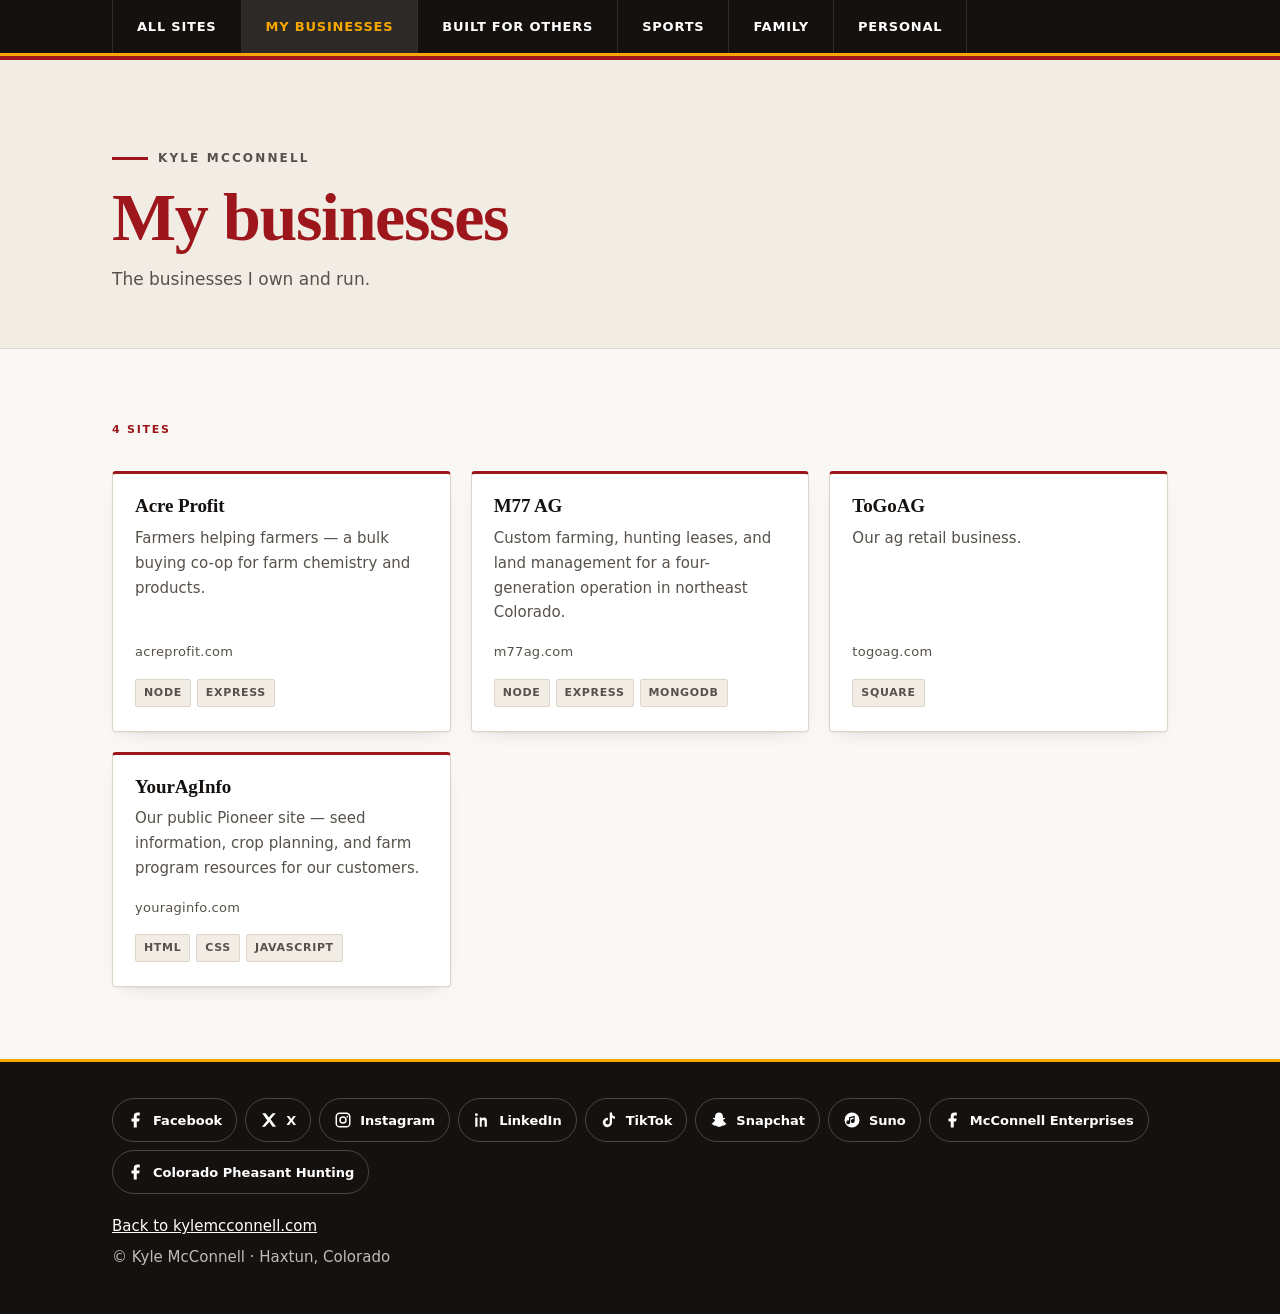
<file: sites/my-businesses/index.html>
<!doctype html>
<html lang="en">
<head>
<meta charset="utf-8">
<meta name="viewport" content="width=device-width, initial-scale=1">
<title>My businesses — Kyle McConnell</title>
<meta name="description" content="My businesses: M77 AG, YourAgInfo, ToGoAG, Acre Profit.">
<link rel="canonical" href="https://kylemcconnell.com/sites/my-businesses/">
<meta property="og:type" content="website">
<meta property="og:site_name" content="Kyle McConnell">
<meta property="og:title" content="My businesses — Kyle McConnell">
<meta property="og:description" content="My businesses: M77 AG, YourAgInfo, ToGoAG, Acre Profit.">
<meta property="og:url" content="https://kylemcconnell.com/sites/my-businesses/">
<meta property="og:image" content="https://kylemcconnell.com/img/og.png">
<meta name="twitter:card" content="summary_large_image">
<meta name="twitter:title" content="My businesses — Kyle McConnell">
<meta name="twitter:description" content="My businesses: M77 AG, YourAgInfo, ToGoAG, Acre Profit.">
<meta name="twitter:image" content="https://kylemcconnell.com/img/og.png">
<meta name="theme-color" content="#14110f" media="(prefers-color-scheme: light)">
<meta name="theme-color" content="#0d0c0b" media="(prefers-color-scheme: dark)">
<link rel="icon" href="/favicon.svg" type="image/svg+xml">
<link rel="apple-touch-icon" href="/img/apple-touch-icon.png">
<link rel="stylesheet" href="/styles.css">
</head>
<body class="sec-my-businesses">
<a class="skip-link" href="#main">Skip to content</a>

<nav class="tab-nav" aria-label="Site sections">
  <div class="wrap">
    <ul>
      <li><a href="/sites/">All sites</a></li>
      <li><a href="/sites/my-businesses/" aria-current="page">My businesses</a></li>
      <li><a href="/sites/sites-i-ve-built-for-others/">Built for others</a></li>
      <li><a href="/sites/sports-programs/">Sports</a></li>
      <li><a href="/sites/family-sites/">Family</a></li>
      <li><a href="/sites/personal-sites/">Personal</a></li>
    </ul>
  </div>
</nav>

<header class="site-header page-header">
  <div class="wrap">
    <p class="eyebrow"><a href="/">Kyle McConnell</a></p>
    <h1>My businesses</h1>
    <p class="lede">The businesses I own and run.</p>
  </div>
</header>

<main id="main" class="wrap">
  <section aria-label="My businesses">
    <p class="count">4 sites</p>
    <ul class="card-grid sec-my-businesses">
      <li class="card sec-my-businesses">
        <div class="card-body">
          <h3><a href="https://acreprofit.com" target="_blank" rel="noopener" aria-label="Acre Profit (opens in a new tab)">Acre Profit</a></h3>
          <p class="card-desc">Farmers helping farmers — a bulk buying co-op for farm chemistry and products.</p>
          <p class="card-url">acreprofit.com</p>
          <ul class="tags">
            <li class="tag">Node</li>
            <li class="tag">Express</li>
          </ul>
        </div>
      </li>
      <li class="card sec-my-businesses">
        <div class="card-body">
          <h3><a href="https://m77ag.com" target="_blank" rel="noopener" aria-label="M77 AG (opens in a new tab)">M77 AG</a></h3>
          <p class="card-desc">Custom farming, hunting leases, and land management for a four-generation operation in northeast Colorado.</p>
          <p class="card-url">m77ag.com</p>
          <ul class="tags">
            <li class="tag">Node</li>
            <li class="tag">Express</li>
            <li class="tag">MongoDB</li>
          </ul>
        </div>
      </li>
      <li class="card sec-my-businesses">
        <div class="card-body">
          <h3><a href="https://togoag.com" target="_blank" rel="noopener" aria-label="ToGoAG (opens in a new tab)">ToGoAG</a></h3>
          <p class="card-desc">Our ag retail business.</p>
          <p class="card-url">togoag.com</p>
          <ul class="tags">
            <li class="tag">Square</li>
          </ul>
        </div>
      </li>
      <li class="card sec-my-businesses">
        <div class="card-body">
          <h3><a href="https://youraginfo.com" target="_blank" rel="noopener" aria-label="YourAgInfo (opens in a new tab)">YourAgInfo</a></h3>
          <p class="card-desc">Our public Pioneer site — seed information, crop planning, and farm program resources for our customers.</p>
          <p class="card-url">youraginfo.com</p>
          <ul class="tags">
            <li class="tag">HTML</li>
            <li class="tag">CSS</li>
            <li class="tag">JavaScript</li>
          </ul>
        </div>
      </li>
    </ul>
  </section>
</main>

<footer class="site-footer">
  <div class="wrap">
    <ul class="social">
      <li><a href="https://www.facebook.com/kyle.d.mcconnell/" target="_blank" rel="noopener me" aria-label="Facebook (opens in a new tab)"><svg viewBox="0 0 24 24" aria-hidden="true" focusable="false"><path d="M17 2h-3a5 5 0 0 0-5 5v3H6v4h3v8h4v-8h3l1-4h-4V7a1 1 0 0 1 1-1h3z"/></svg><span>Facebook</span></a></li>
      <li><a href="https://x.com/McConnellEntLLC" target="_blank" rel="noopener me" aria-label="X (opens in a new tab)"><svg viewBox="0 0 24 24" aria-hidden="true" focusable="false"><path d="M3 3h4.5l4.2 5.8L16.8 3H21l-6.9 8L21.4 21h-4.5l-4.6-6.3L6.7 21H2.5l7.2-8.3z"/></svg><span>X</span></a></li>
      <li><a href="https://www.instagram.com/m77angus/" target="_blank" rel="noopener me" aria-label="Instagram (opens in a new tab)"><svg viewBox="0 0 24 24" aria-hidden="true" focusable="false"><path d="M7.5 2h9A5.5 5.5 0 0 1 22 7.5v9a5.5 5.5 0 0 1-5.5 5.5h-9A5.5 5.5 0 0 1 2 16.5v-9A5.5 5.5 0 0 1 7.5 2zm0 2A3.5 3.5 0 0 0 4 7.5v9A3.5 3.5 0 0 0 7.5 20h9a3.5 3.5 0 0 0 3.5-3.5v-9A3.5 3.5 0 0 0 16.5 4zM12 7a5 5 0 1 1 0 10 5 5 0 0 1 0-10zm0 2a3 3 0 1 0 0 6 3 3 0 0 0 0-6zm5.8-2.6a1.1 1.1 0 1 1 0 2.2 1.1 1.1 0 0 1 0-2.2z"/></svg><span>Instagram</span></a></li>
      <li><a href="https://www.linkedin.com/in/kyle-mcconnell-35947496/" target="_blank" rel="noopener me" aria-label="LinkedIn (opens in a new tab)"><svg viewBox="0 0 24 24" aria-hidden="true" focusable="false"><path d="M4.5 3a1.9 1.9 0 1 0 0 3.8 1.9 1.9 0 0 0 0-3.8zM3 8.5h3V21H3zM9 8.5h2.9v1.7a3.2 3.2 0 0 1 2.9-1.6c3 0 3.7 1.9 3.7 4.5V21h-3v-6.3c0-1.5-.3-2.6-1.8-2.6s-2.1 1-2.1 2.5V21H9z"/></svg><span>LinkedIn</span></a></li>
      <li><a href="https://www.tiktok.com/@mcconnellenterpri" target="_blank" rel="noopener me" aria-label="TikTok (opens in a new tab)"><svg viewBox="0 0 24 24" aria-hidden="true" focusable="false"><path d="M16 2h-3v13.2a2.9 2.9 0 1 1-2.4-2.9V9.2A6.2 6.2 0 1 0 16 15.3V9.1a7.3 7.3 0 0 0 4 1.2V7.2A4.3 4.3 0 0 1 16 2.9z"/></svg><span>TikTok</span></a></li>
      <li><a href="https://www.snapchat.com/add/m77angus" target="_blank" rel="noopener me" aria-label="Snapchat (opens in a new tab)"><svg viewBox="0 0 24 24" aria-hidden="true" focusable="false"><path d="M12 2c2.9 0 5.2 2.2 5.3 5.1v2.2c.5.2 1-.1 1.5-.3.6-.2 1.3.1 1.4.7.1.5-.2.9-.7 1.1-.6.3-1.4.5-1.9.9-.3.3-.2.7 0 1.1.8 1.6 2.1 2.8 3.7 3.4.4.2.7.5.6.9-.2.7-1.3.9-2 1.1-.4.1-.5.3-.6.7-.1.5-.4.7-.9.6-.7-.1-1.5-.2-2.2 0-.7.2-1.2.8-1.9 1.2-1.4.8-3.1.8-4.5 0-.7-.4-1.2-1-1.9-1.2-.7-.2-1.5-.1-2.2 0-.5.1-.8-.1-.9-.6-.1-.4-.2-.6-.6-.7-.7-.2-1.8-.4-2-1.1-.1-.4.2-.7.6-.9 1.6-.6 2.9-1.8 3.7-3.4.2-.4.3-.8 0-1.1-.5-.4-1.3-.6-1.9-.9-.5-.2-.8-.6-.7-1.1.1-.6.8-.9 1.4-.7.5.2 1 .5 1.5.3V7.1C6.8 4.2 9.1 2 12 2z"/></svg><span>Snapchat</span></a></li>
      <li><a href="https://suno.com/@broosetucker" target="_blank" rel="noopener me" aria-label="Suno (opens in a new tab)"><svg viewBox="0 0 24 24" aria-hidden="true" focusable="false"><path d="M12 2a10 10 0 1 0 0 20 10 10 0 0 0 0-20zm3.6 4.4v6.9a2.6 2.6 0 1 1-1.6-2.4V8.5l-4.4 1v5.6a2.6 2.6 0 1 1-1.6-2.4V8.2z"/></svg><span>Suno</span></a></li>
      <li><a href="https://www.facebook.com/mcconnellentllc/" target="_blank" rel="noopener me" aria-label="McConnell Enterprises (opens in a new tab)"><svg viewBox="0 0 24 24" aria-hidden="true" focusable="false"><path d="M17 2h-3a5 5 0 0 0-5 5v3H6v4h3v8h4v-8h3l1-4h-4V7a1 1 0 0 1 1-1h3z"/></svg><span>McConnell Enterprises</span></a></li>
      <li><a href="https://www.facebook.com/coloradopheasanthunting/" target="_blank" rel="noopener me" aria-label="Colorado Pheasant Hunting (opens in a new tab)"><svg viewBox="0 0 24 24" aria-hidden="true" focusable="false"><path d="M17 2h-3a5 5 0 0 0-5 5v3H6v4h3v8h4v-8h3l1-4h-4V7a1 1 0 0 1 1-1h3z"/></svg><span>Colorado Pheasant Hunting</span></a></li>
    </ul>
    <p><a href="/">Back to kylemcconnell.com</a></p>
    <p>&copy; Kyle McConnell &middot; Haxtun, Colorado</p>
  </div>
</footer>
</body>
</html>
</file>
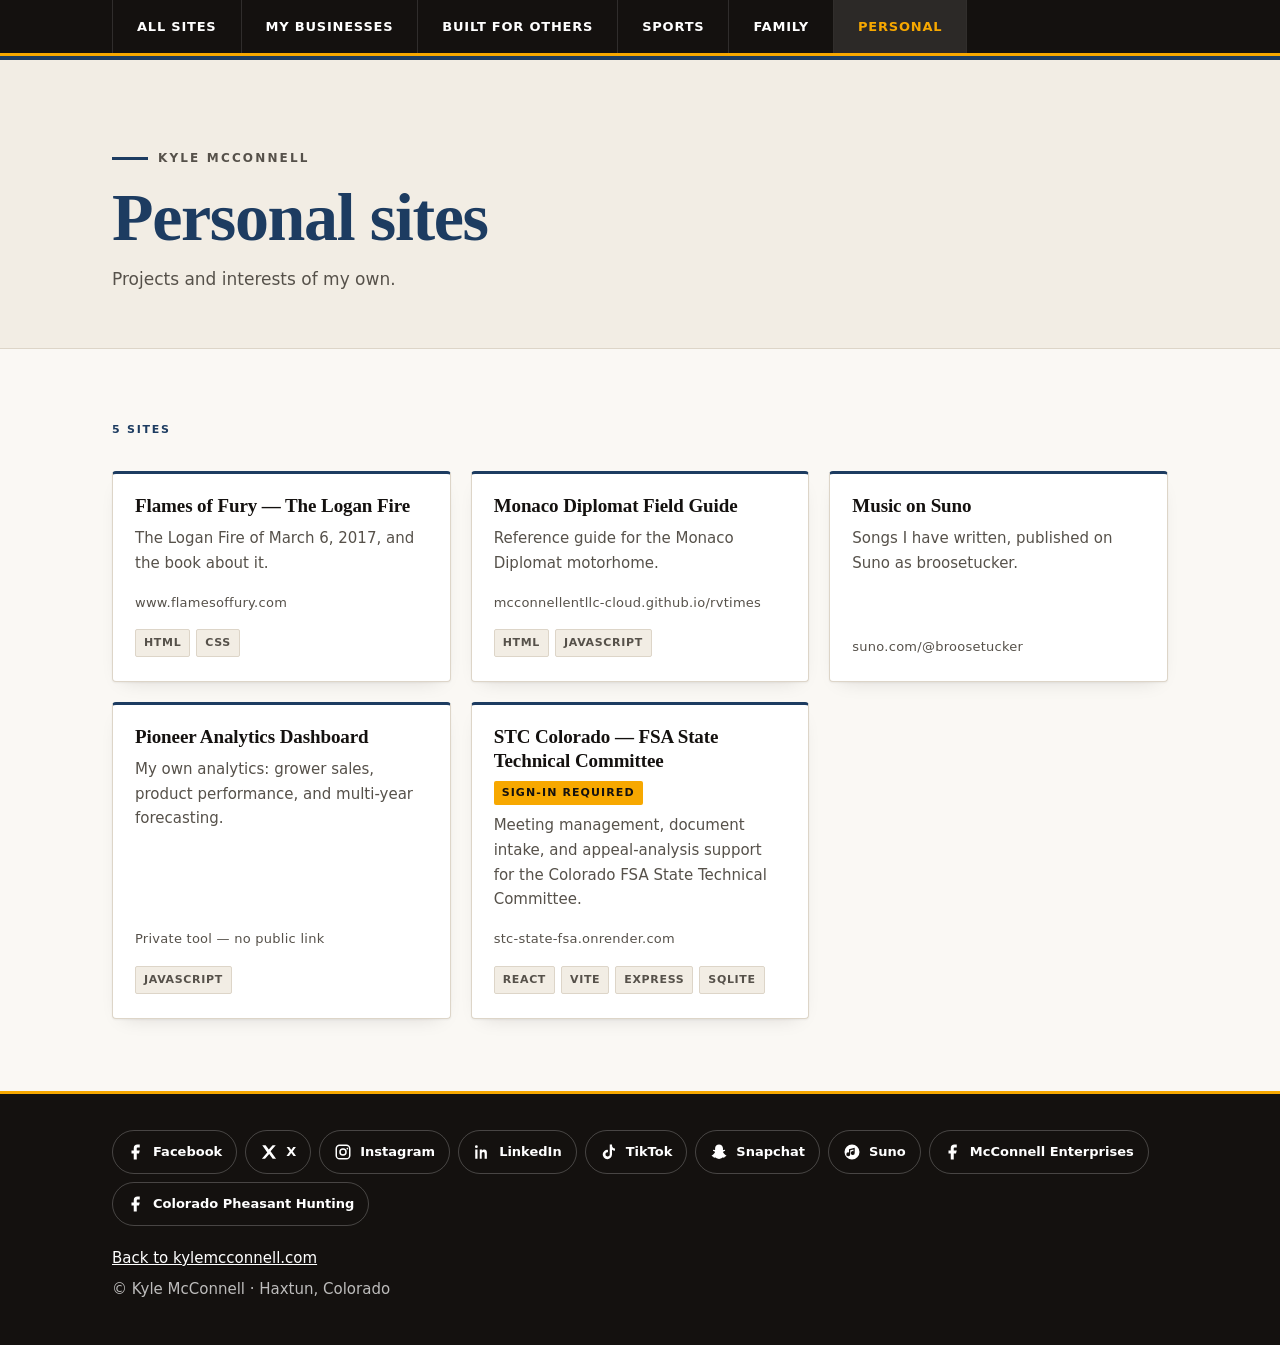
<file: sites/personal-sites/index.html>
<!doctype html>
<html lang="en">
<head>
<meta charset="utf-8">
<meta name="viewport" content="width=device-width, initial-scale=1">
<title>Personal sites — Kyle McConnell</title>
<meta name="description" content="Personal sites: Pioneer Analytics Dashboard, Flames of Fury — The Logan Fire, Monaco Diplomat Field Guide, STC Colorado — FSA State Technical Committee, Music on Suno.">
<link rel="canonical" href="https://kylemcconnell.com/sites/personal-sites/">
<meta property="og:type" content="website">
<meta property="og:site_name" content="Kyle McConnell">
<meta property="og:title" content="Personal sites — Kyle McConnell">
<meta property="og:description" content="Personal sites: Pioneer Analytics Dashboard, Flames of Fury — The Logan Fire, Monaco Diplomat Field Guide, STC Colorado — FSA State Technical Committee, Music on Suno.">
<meta property="og:url" content="https://kylemcconnell.com/sites/personal-sites/">
<meta property="og:image" content="https://kylemcconnell.com/img/og.png">
<meta name="twitter:card" content="summary_large_image">
<meta name="twitter:title" content="Personal sites — Kyle McConnell">
<meta name="twitter:description" content="Personal sites: Pioneer Analytics Dashboard, Flames of Fury — The Logan Fire, Monaco Diplomat Field Guide, STC Colorado — FSA State Technical Committee, Music on Suno.">
<meta name="twitter:image" content="https://kylemcconnell.com/img/og.png">
<meta name="theme-color" content="#14110f" media="(prefers-color-scheme: light)">
<meta name="theme-color" content="#0d0c0b" media="(prefers-color-scheme: dark)">
<link rel="icon" href="/favicon.svg" type="image/svg+xml">
<link rel="apple-touch-icon" href="/img/apple-touch-icon.png">
<link rel="stylesheet" href="/styles.css">
</head>
<body class="sec-personal-sites">
<a class="skip-link" href="#main">Skip to content</a>

<nav class="tab-nav" aria-label="Site sections">
  <div class="wrap">
    <ul>
      <li><a href="/sites/">All sites</a></li>
      <li><a href="/sites/my-businesses/">My businesses</a></li>
      <li><a href="/sites/sites-i-ve-built-for-others/">Built for others</a></li>
      <li><a href="/sites/sports-programs/">Sports</a></li>
      <li><a href="/sites/family-sites/">Family</a></li>
      <li><a href="/sites/personal-sites/" aria-current="page">Personal</a></li>
    </ul>
  </div>
</nav>

<header class="site-header page-header">
  <div class="wrap">
    <p class="eyebrow"><a href="/">Kyle McConnell</a></p>
    <h1>Personal sites</h1>
    <p class="lede">Projects and interests of my own.</p>
  </div>
</header>

<main id="main" class="wrap">
  <section aria-label="Personal sites">
    <p class="count">5 sites</p>
    <ul class="card-grid sec-personal-sites">
      <li class="card sec-personal-sites">
        <div class="card-body">
          <h3><a href="https://www.flamesoffury.com" target="_blank" rel="noopener" aria-label="Flames of Fury — The Logan Fire (opens in a new tab)">Flames of Fury — The Logan Fire</a></h3>
          <p class="card-desc">The Logan Fire of March 6, 2017, and the book about it.</p>
          <p class="card-url">www.flamesoffury.com</p>
          <ul class="tags">
            <li class="tag">HTML</li>
            <li class="tag">CSS</li>
          </ul>
        </div>
      </li>
      <li class="card sec-personal-sites">
        <div class="card-body">
          <h3><a href="https://mcconnellentllc-cloud.github.io/rvtimes/" target="_blank" rel="noopener" aria-label="Monaco Diplomat Field Guide (opens in a new tab)">Monaco Diplomat Field Guide</a></h3>
          <p class="card-desc">Reference guide for the Monaco Diplomat motorhome.</p>
          <p class="card-url">mcconnellentllc-cloud.github.io/rvtimes</p>
          <ul class="tags">
            <li class="tag">HTML</li>
            <li class="tag">JavaScript</li>
          </ul>
        </div>
      </li>
      <li class="card sec-personal-sites">
        <div class="card-body">
          <h3><a href="https://suno.com/@broosetucker" target="_blank" rel="noopener" aria-label="Music on Suno (opens in a new tab)">Music on Suno</a></h3>
          <p class="card-desc">Songs I have written, published on Suno as broosetucker.</p>
          <p class="card-url">suno.com/@broosetucker</p>
        </div>
      </li>
      <li class="card sec-personal-sites">
        <div class="card-body">
          <h3>Pioneer Analytics Dashboard</h3>
          <p class="card-desc">My own analytics: grower sales, product performance, and multi-year forecasting.</p>
          <p class="card-url">Private tool — no public link</p>
          <ul class="tags">
            <li class="tag">JavaScript</li>
          </ul>
        </div>
      </li>
      <li class="card sec-personal-sites">
        <div class="card-body">
          <h3><a href="https://stc-state-fsa.onrender.com" target="_blank" rel="noopener" aria-label="STC Colorado — FSA State Technical Committee (opens in a new tab)">STC Colorado — FSA State Technical Committee</a></h3>
          <p class="badge">Sign-in required</p>
          <p class="card-desc">Meeting management, document intake, and appeal-analysis support for the Colorado FSA State Technical Committee.</p>
          <p class="card-url">stc-state-fsa.onrender.com</p>
          <ul class="tags">
            <li class="tag">React</li>
            <li class="tag">Vite</li>
            <li class="tag">Express</li>
            <li class="tag">SQLite</li>
          </ul>
        </div>
      </li>
    </ul>
  </section>
</main>

<footer class="site-footer">
  <div class="wrap">
    <ul class="social">
      <li><a href="https://www.facebook.com/kyle.d.mcconnell/" target="_blank" rel="noopener me" aria-label="Facebook (opens in a new tab)"><svg viewBox="0 0 24 24" aria-hidden="true" focusable="false"><path d="M17 2h-3a5 5 0 0 0-5 5v3H6v4h3v8h4v-8h3l1-4h-4V7a1 1 0 0 1 1-1h3z"/></svg><span>Facebook</span></a></li>
      <li><a href="https://x.com/McConnellEntLLC" target="_blank" rel="noopener me" aria-label="X (opens in a new tab)"><svg viewBox="0 0 24 24" aria-hidden="true" focusable="false"><path d="M3 3h4.5l4.2 5.8L16.8 3H21l-6.9 8L21.4 21h-4.5l-4.6-6.3L6.7 21H2.5l7.2-8.3z"/></svg><span>X</span></a></li>
      <li><a href="https://www.instagram.com/m77angus/" target="_blank" rel="noopener me" aria-label="Instagram (opens in a new tab)"><svg viewBox="0 0 24 24" aria-hidden="true" focusable="false"><path d="M7.5 2h9A5.5 5.5 0 0 1 22 7.5v9a5.5 5.5 0 0 1-5.5 5.5h-9A5.5 5.5 0 0 1 2 16.5v-9A5.5 5.5 0 0 1 7.5 2zm0 2A3.5 3.5 0 0 0 4 7.5v9A3.5 3.5 0 0 0 7.5 20h9a3.5 3.5 0 0 0 3.5-3.5v-9A3.5 3.5 0 0 0 16.5 4zM12 7a5 5 0 1 1 0 10 5 5 0 0 1 0-10zm0 2a3 3 0 1 0 0 6 3 3 0 0 0 0-6zm5.8-2.6a1.1 1.1 0 1 1 0 2.2 1.1 1.1 0 0 1 0-2.2z"/></svg><span>Instagram</span></a></li>
      <li><a href="https://www.linkedin.com/in/kyle-mcconnell-35947496/" target="_blank" rel="noopener me" aria-label="LinkedIn (opens in a new tab)"><svg viewBox="0 0 24 24" aria-hidden="true" focusable="false"><path d="M4.5 3a1.9 1.9 0 1 0 0 3.8 1.9 1.9 0 0 0 0-3.8zM3 8.5h3V21H3zM9 8.5h2.9v1.7a3.2 3.2 0 0 1 2.9-1.6c3 0 3.7 1.9 3.7 4.5V21h-3v-6.3c0-1.5-.3-2.6-1.8-2.6s-2.1 1-2.1 2.5V21H9z"/></svg><span>LinkedIn</span></a></li>
      <li><a href="https://www.tiktok.com/@mcconnellenterpri" target="_blank" rel="noopener me" aria-label="TikTok (opens in a new tab)"><svg viewBox="0 0 24 24" aria-hidden="true" focusable="false"><path d="M16 2h-3v13.2a2.9 2.9 0 1 1-2.4-2.9V9.2A6.2 6.2 0 1 0 16 15.3V9.1a7.3 7.3 0 0 0 4 1.2V7.2A4.3 4.3 0 0 1 16 2.9z"/></svg><span>TikTok</span></a></li>
      <li><a href="https://www.snapchat.com/add/m77angus" target="_blank" rel="noopener me" aria-label="Snapchat (opens in a new tab)"><svg viewBox="0 0 24 24" aria-hidden="true" focusable="false"><path d="M12 2c2.9 0 5.2 2.2 5.3 5.1v2.2c.5.2 1-.1 1.5-.3.6-.2 1.3.1 1.4.7.1.5-.2.9-.7 1.1-.6.3-1.4.5-1.9.9-.3.3-.2.7 0 1.1.8 1.6 2.1 2.8 3.7 3.4.4.2.7.5.6.9-.2.7-1.3.9-2 1.1-.4.1-.5.3-.6.7-.1.5-.4.7-.9.6-.7-.1-1.5-.2-2.2 0-.7.2-1.2.8-1.9 1.2-1.4.8-3.1.8-4.5 0-.7-.4-1.2-1-1.9-1.2-.7-.2-1.5-.1-2.2 0-.5.1-.8-.1-.9-.6-.1-.4-.2-.6-.6-.7-.7-.2-1.8-.4-2-1.1-.1-.4.2-.7.6-.9 1.6-.6 2.9-1.8 3.7-3.4.2-.4.3-.8 0-1.1-.5-.4-1.3-.6-1.9-.9-.5-.2-.8-.6-.7-1.1.1-.6.8-.9 1.4-.7.5.2 1 .5 1.5.3V7.1C6.8 4.2 9.1 2 12 2z"/></svg><span>Snapchat</span></a></li>
      <li><a href="https://suno.com/@broosetucker" target="_blank" rel="noopener me" aria-label="Suno (opens in a new tab)"><svg viewBox="0 0 24 24" aria-hidden="true" focusable="false"><path d="M12 2a10 10 0 1 0 0 20 10 10 0 0 0 0-20zm3.6 4.4v6.9a2.6 2.6 0 1 1-1.6-2.4V8.5l-4.4 1v5.6a2.6 2.6 0 1 1-1.6-2.4V8.2z"/></svg><span>Suno</span></a></li>
      <li><a href="https://www.facebook.com/mcconnellentllc/" target="_blank" rel="noopener me" aria-label="McConnell Enterprises (opens in a new tab)"><svg viewBox="0 0 24 24" aria-hidden="true" focusable="false"><path d="M17 2h-3a5 5 0 0 0-5 5v3H6v4h3v8h4v-8h3l1-4h-4V7a1 1 0 0 1 1-1h3z"/></svg><span>McConnell Enterprises</span></a></li>
      <li><a href="https://www.facebook.com/coloradopheasanthunting/" target="_blank" rel="noopener me" aria-label="Colorado Pheasant Hunting (opens in a new tab)"><svg viewBox="0 0 24 24" aria-hidden="true" focusable="false"><path d="M17 2h-3a5 5 0 0 0-5 5v3H6v4h3v8h4v-8h3l1-4h-4V7a1 1 0 0 1 1-1h3z"/></svg><span>Colorado Pheasant Hunting</span></a></li>
    </ul>
    <p><a href="/">Back to kylemcconnell.com</a></p>
    <p>&copy; Kyle McConnell &middot; Haxtun, Colorado</p>
  </div>
</footer>
</body>
</html>
</file>
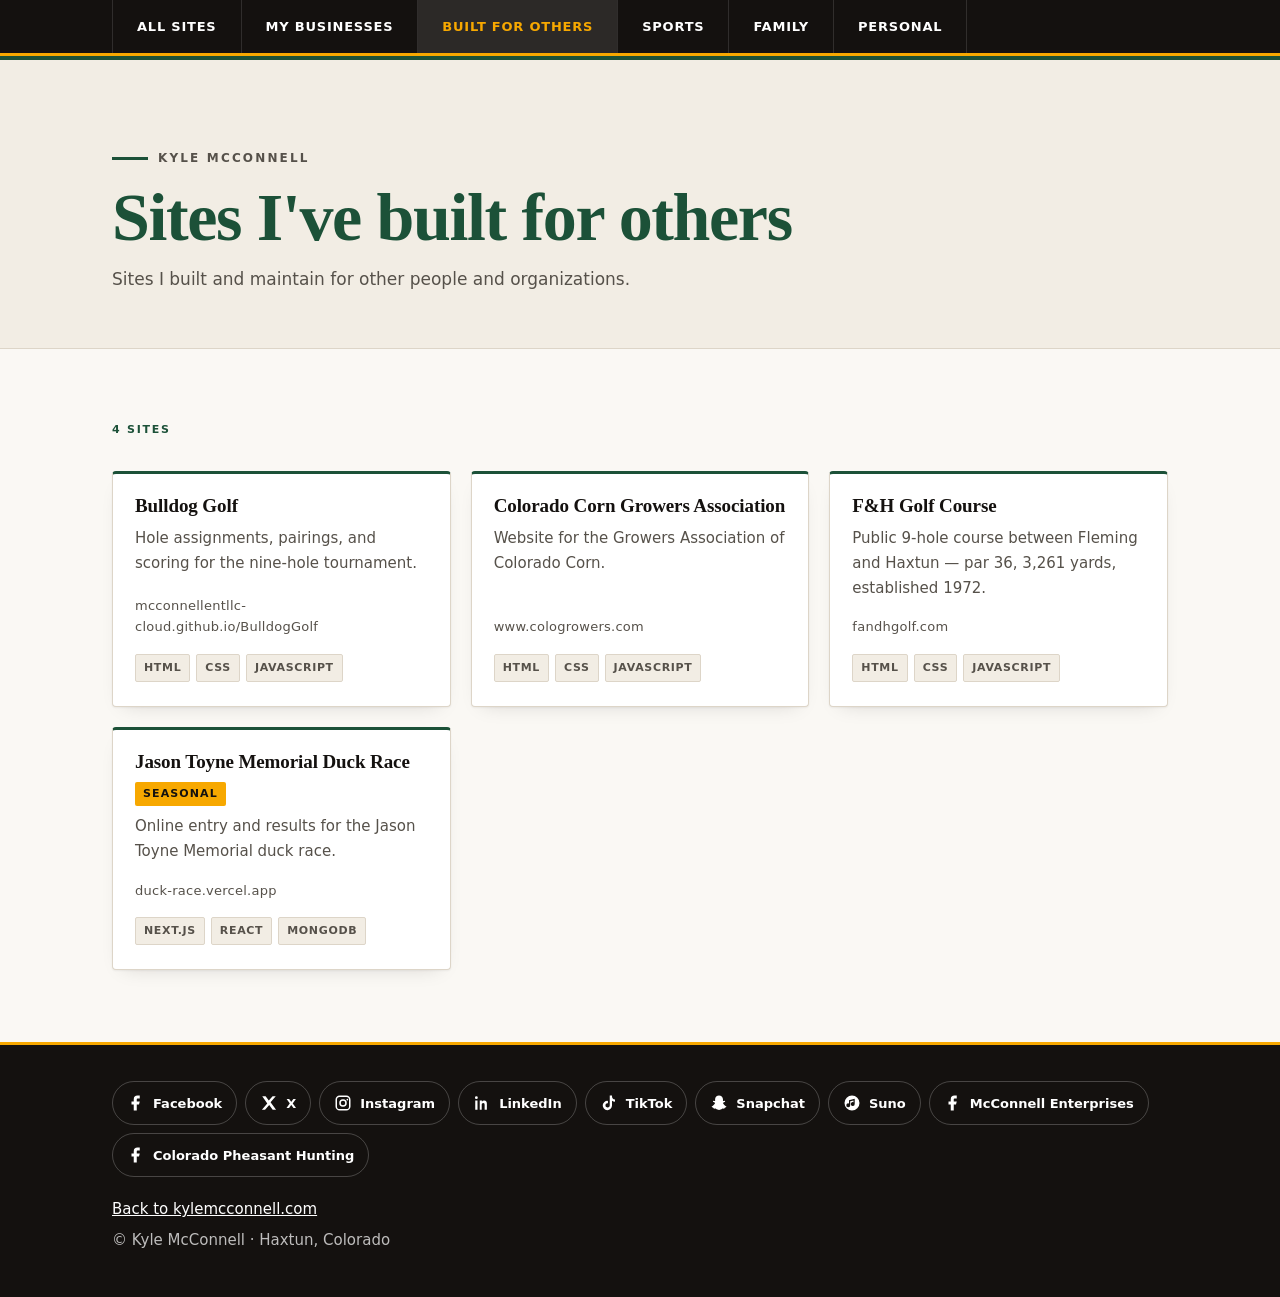
<file: sites/sites-i-ve-built-for-others/index.html>
<!doctype html>
<html lang="en">
<head>
<meta charset="utf-8">
<meta name="viewport" content="width=device-width, initial-scale=1">
<title>Sites I've built for others — Kyle McConnell</title>
<meta name="description" content="Sites I've built for others: F&amp;H Golf Course, Colorado Corn Growers Association, Jason Toyne Memorial Duck Race, Bulldog Golf.">
<link rel="canonical" href="https://kylemcconnell.com/sites/sites-i-ve-built-for-others/">
<meta property="og:type" content="website">
<meta property="og:site_name" content="Kyle McConnell">
<meta property="og:title" content="Sites I've built for others — Kyle McConnell">
<meta property="og:description" content="Sites I've built for others: F&amp;H Golf Course, Colorado Corn Growers Association, Jason Toyne Memorial Duck Race, Bulldog Golf.">
<meta property="og:url" content="https://kylemcconnell.com/sites/sites-i-ve-built-for-others/">
<meta property="og:image" content="https://kylemcconnell.com/img/og.png">
<meta name="twitter:card" content="summary_large_image">
<meta name="twitter:title" content="Sites I've built for others — Kyle McConnell">
<meta name="twitter:description" content="Sites I've built for others: F&amp;H Golf Course, Colorado Corn Growers Association, Jason Toyne Memorial Duck Race, Bulldog Golf.">
<meta name="twitter:image" content="https://kylemcconnell.com/img/og.png">
<meta name="theme-color" content="#14110f" media="(prefers-color-scheme: light)">
<meta name="theme-color" content="#0d0c0b" media="(prefers-color-scheme: dark)">
<link rel="icon" href="/favicon.svg" type="image/svg+xml">
<link rel="apple-touch-icon" href="/img/apple-touch-icon.png">
<link rel="stylesheet" href="/styles.css">
</head>
<body class="sec-sites-i-ve-built-for-others">
<a class="skip-link" href="#main">Skip to content</a>

<nav class="tab-nav" aria-label="Site sections">
  <div class="wrap">
    <ul>
      <li><a href="/sites/">All sites</a></li>
      <li><a href="/sites/my-businesses/">My businesses</a></li>
      <li><a href="/sites/sites-i-ve-built-for-others/" aria-current="page">Built for others</a></li>
      <li><a href="/sites/sports-programs/">Sports</a></li>
      <li><a href="/sites/family-sites/">Family</a></li>
      <li><a href="/sites/personal-sites/">Personal</a></li>
    </ul>
  </div>
</nav>

<header class="site-header page-header">
  <div class="wrap">
    <p class="eyebrow"><a href="/">Kyle McConnell</a></p>
    <h1>Sites I've built for others</h1>
    <p class="lede">Sites I built and maintain for other people and organizations.</p>
  </div>
</header>

<main id="main" class="wrap">
  <section aria-label="Sites I've built for others">
    <p class="count">4 sites</p>
    <ul class="card-grid sec-sites-i-ve-built-for-others">
      <li class="card sec-sites-i-ve-built-for-others">
        <div class="card-body">
          <h3><a href="https://mcconnellentllc-cloud.github.io/BulldogGolf/" target="_blank" rel="noopener" aria-label="Bulldog Golf (opens in a new tab)">Bulldog Golf</a></h3>
          <p class="card-desc">Hole assignments, pairings, and scoring for the nine-hole tournament.</p>
          <p class="card-url">mcconnellentllc-cloud.github.io/BulldogGolf</p>
          <ul class="tags">
            <li class="tag">HTML</li>
            <li class="tag">CSS</li>
            <li class="tag">JavaScript</li>
          </ul>
        </div>
      </li>
      <li class="card sec-sites-i-ve-built-for-others">
        <div class="card-body">
          <h3><a href="https://www.cologrowers.com" target="_blank" rel="noopener" aria-label="Colorado Corn Growers Association (opens in a new tab)">Colorado Corn Growers Association</a></h3>
          <p class="card-desc">Website for the Growers Association of Colorado Corn.</p>
          <p class="card-url">www.cologrowers.com</p>
          <ul class="tags">
            <li class="tag">HTML</li>
            <li class="tag">CSS</li>
            <li class="tag">JavaScript</li>
          </ul>
        </div>
      </li>
      <li class="card sec-sites-i-ve-built-for-others">
        <div class="card-body">
          <h3><a href="https://fandhgolf.com" target="_blank" rel="noopener" aria-label="F&amp;H Golf Course (opens in a new tab)">F&amp;H Golf Course</a></h3>
          <p class="card-desc">Public 9-hole course between Fleming and Haxtun — par 36, 3,261 yards, established 1972.</p>
          <p class="card-url">fandhgolf.com</p>
          <ul class="tags">
            <li class="tag">HTML</li>
            <li class="tag">CSS</li>
            <li class="tag">JavaScript</li>
          </ul>
        </div>
      </li>
      <li class="card sec-sites-i-ve-built-for-others">
        <div class="card-body">
          <h3><a href="https://duck-race.vercel.app" target="_blank" rel="noopener" aria-label="Jason Toyne Memorial Duck Race (opens in a new tab)">Jason Toyne Memorial Duck Race</a></h3>
          <p class="badge">Seasonal</p>
          <p class="card-desc">Online entry and results for the Jason Toyne Memorial duck race.</p>
          <p class="card-url">duck-race.vercel.app</p>
          <ul class="tags">
            <li class="tag">Next.js</li>
            <li class="tag">React</li>
            <li class="tag">MongoDB</li>
          </ul>
        </div>
      </li>
    </ul>
  </section>
</main>

<footer class="site-footer">
  <div class="wrap">
    <ul class="social">
      <li><a href="https://www.facebook.com/kyle.d.mcconnell/" target="_blank" rel="noopener me" aria-label="Facebook (opens in a new tab)"><svg viewBox="0 0 24 24" aria-hidden="true" focusable="false"><path d="M17 2h-3a5 5 0 0 0-5 5v3H6v4h3v8h4v-8h3l1-4h-4V7a1 1 0 0 1 1-1h3z"/></svg><span>Facebook</span></a></li>
      <li><a href="https://x.com/McConnellEntLLC" target="_blank" rel="noopener me" aria-label="X (opens in a new tab)"><svg viewBox="0 0 24 24" aria-hidden="true" focusable="false"><path d="M3 3h4.5l4.2 5.8L16.8 3H21l-6.9 8L21.4 21h-4.5l-4.6-6.3L6.7 21H2.5l7.2-8.3z"/></svg><span>X</span></a></li>
      <li><a href="https://www.instagram.com/m77angus/" target="_blank" rel="noopener me" aria-label="Instagram (opens in a new tab)"><svg viewBox="0 0 24 24" aria-hidden="true" focusable="false"><path d="M7.5 2h9A5.5 5.5 0 0 1 22 7.5v9a5.5 5.5 0 0 1-5.5 5.5h-9A5.5 5.5 0 0 1 2 16.5v-9A5.5 5.5 0 0 1 7.5 2zm0 2A3.5 3.5 0 0 0 4 7.5v9A3.5 3.5 0 0 0 7.5 20h9a3.5 3.5 0 0 0 3.5-3.5v-9A3.5 3.5 0 0 0 16.5 4zM12 7a5 5 0 1 1 0 10 5 5 0 0 1 0-10zm0 2a3 3 0 1 0 0 6 3 3 0 0 0 0-6zm5.8-2.6a1.1 1.1 0 1 1 0 2.2 1.1 1.1 0 0 1 0-2.2z"/></svg><span>Instagram</span></a></li>
      <li><a href="https://www.linkedin.com/in/kyle-mcconnell-35947496/" target="_blank" rel="noopener me" aria-label="LinkedIn (opens in a new tab)"><svg viewBox="0 0 24 24" aria-hidden="true" focusable="false"><path d="M4.5 3a1.9 1.9 0 1 0 0 3.8 1.9 1.9 0 0 0 0-3.8zM3 8.5h3V21H3zM9 8.5h2.9v1.7a3.2 3.2 0 0 1 2.9-1.6c3 0 3.7 1.9 3.7 4.5V21h-3v-6.3c0-1.5-.3-2.6-1.8-2.6s-2.1 1-2.1 2.5V21H9z"/></svg><span>LinkedIn</span></a></li>
      <li><a href="https://www.tiktok.com/@mcconnellenterpri" target="_blank" rel="noopener me" aria-label="TikTok (opens in a new tab)"><svg viewBox="0 0 24 24" aria-hidden="true" focusable="false"><path d="M16 2h-3v13.2a2.9 2.9 0 1 1-2.4-2.9V9.2A6.2 6.2 0 1 0 16 15.3V9.1a7.3 7.3 0 0 0 4 1.2V7.2A4.3 4.3 0 0 1 16 2.9z"/></svg><span>TikTok</span></a></li>
      <li><a href="https://www.snapchat.com/add/m77angus" target="_blank" rel="noopener me" aria-label="Snapchat (opens in a new tab)"><svg viewBox="0 0 24 24" aria-hidden="true" focusable="false"><path d="M12 2c2.9 0 5.2 2.2 5.3 5.1v2.2c.5.2 1-.1 1.5-.3.6-.2 1.3.1 1.4.7.1.5-.2.9-.7 1.1-.6.3-1.4.5-1.9.9-.3.3-.2.7 0 1.1.8 1.6 2.1 2.8 3.7 3.4.4.2.7.5.6.9-.2.7-1.3.9-2 1.1-.4.1-.5.3-.6.7-.1.5-.4.7-.9.6-.7-.1-1.5-.2-2.2 0-.7.2-1.2.8-1.9 1.2-1.4.8-3.1.8-4.5 0-.7-.4-1.2-1-1.9-1.2-.7-.2-1.5-.1-2.2 0-.5.1-.8-.1-.9-.6-.1-.4-.2-.6-.6-.7-.7-.2-1.8-.4-2-1.1-.1-.4.2-.7.6-.9 1.6-.6 2.9-1.8 3.7-3.4.2-.4.3-.8 0-1.1-.5-.4-1.3-.6-1.9-.9-.5-.2-.8-.6-.7-1.1.1-.6.8-.9 1.4-.7.5.2 1 .5 1.5.3V7.1C6.8 4.2 9.1 2 12 2z"/></svg><span>Snapchat</span></a></li>
      <li><a href="https://suno.com/@broosetucker" target="_blank" rel="noopener me" aria-label="Suno (opens in a new tab)"><svg viewBox="0 0 24 24" aria-hidden="true" focusable="false"><path d="M12 2a10 10 0 1 0 0 20 10 10 0 0 0 0-20zm3.6 4.4v6.9a2.6 2.6 0 1 1-1.6-2.4V8.5l-4.4 1v5.6a2.6 2.6 0 1 1-1.6-2.4V8.2z"/></svg><span>Suno</span></a></li>
      <li><a href="https://www.facebook.com/mcconnellentllc/" target="_blank" rel="noopener me" aria-label="McConnell Enterprises (opens in a new tab)"><svg viewBox="0 0 24 24" aria-hidden="true" focusable="false"><path d="M17 2h-3a5 5 0 0 0-5 5v3H6v4h3v8h4v-8h3l1-4h-4V7a1 1 0 0 1 1-1h3z"/></svg><span>McConnell Enterprises</span></a></li>
      <li><a href="https://www.facebook.com/coloradopheasanthunting/" target="_blank" rel="noopener me" aria-label="Colorado Pheasant Hunting (opens in a new tab)"><svg viewBox="0 0 24 24" aria-hidden="true" focusable="false"><path d="M17 2h-3a5 5 0 0 0-5 5v3H6v4h3v8h4v-8h3l1-4h-4V7a1 1 0 0 1 1-1h3z"/></svg><span>Colorado Pheasant Hunting</span></a></li>
    </ul>
    <p><a href="/">Back to kylemcconnell.com</a></p>
    <p>&copy; Kyle McConnell &middot; Haxtun, Colorado</p>
  </div>
</footer>
</body>
</html>
</file>
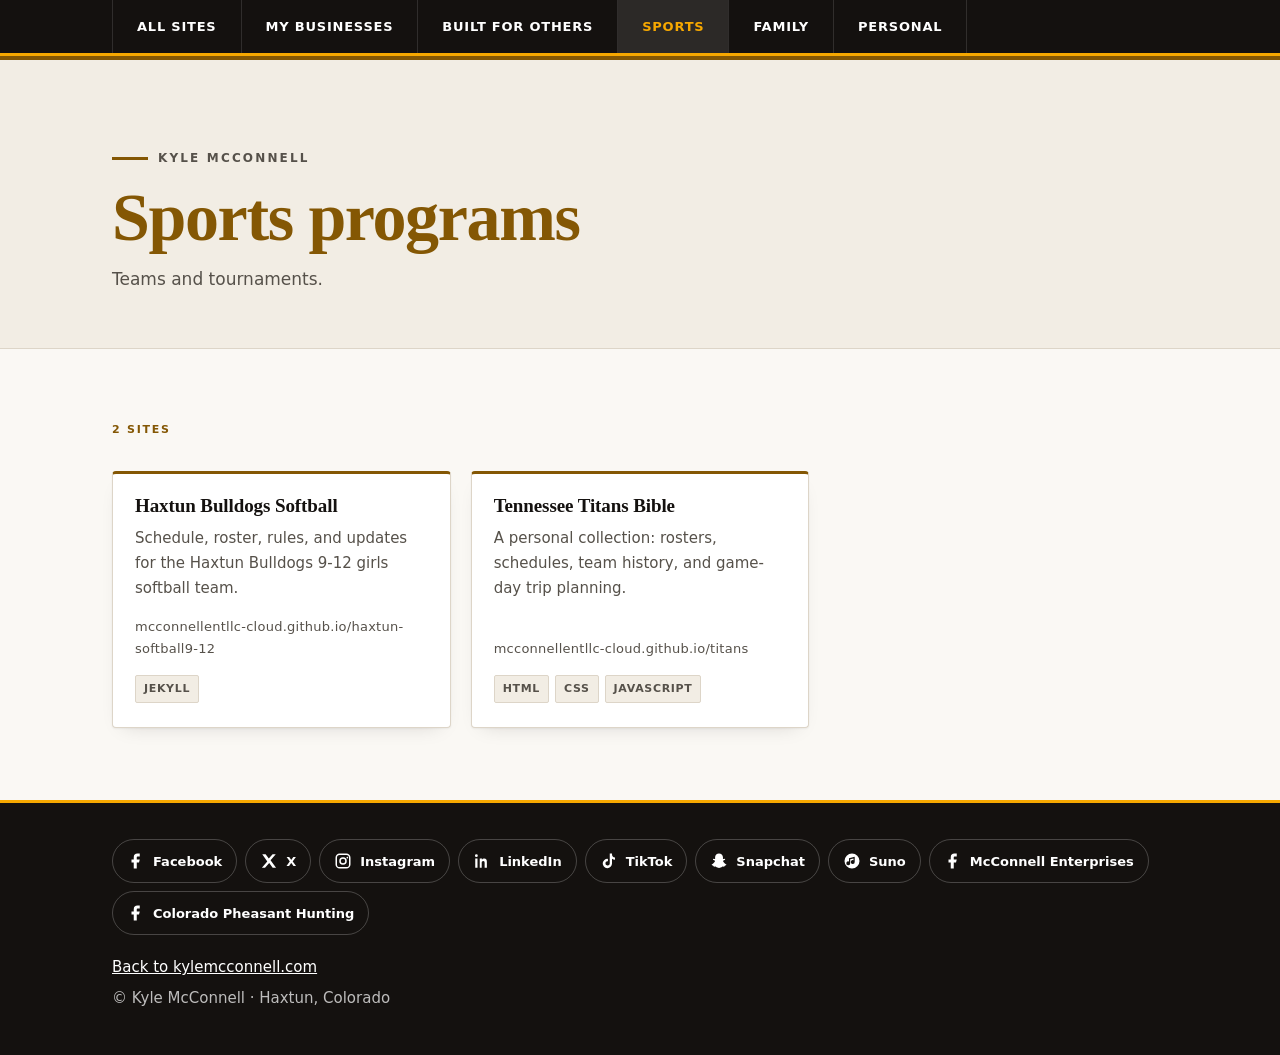
<file: sites/sports-programs/index.html>
<!doctype html>
<html lang="en">
<head>
<meta charset="utf-8">
<meta name="viewport" content="width=device-width, initial-scale=1">
<title>Sports programs — Kyle McConnell</title>
<meta name="description" content="Sports programs: Haxtun Bulldogs Softball, Tennessee Titans Bible.">
<link rel="canonical" href="https://kylemcconnell.com/sites/sports-programs/">
<meta property="og:type" content="website">
<meta property="og:site_name" content="Kyle McConnell">
<meta property="og:title" content="Sports programs — Kyle McConnell">
<meta property="og:description" content="Sports programs: Haxtun Bulldogs Softball, Tennessee Titans Bible.">
<meta property="og:url" content="https://kylemcconnell.com/sites/sports-programs/">
<meta property="og:image" content="https://kylemcconnell.com/img/og.png">
<meta name="twitter:card" content="summary_large_image">
<meta name="twitter:title" content="Sports programs — Kyle McConnell">
<meta name="twitter:description" content="Sports programs: Haxtun Bulldogs Softball, Tennessee Titans Bible.">
<meta name="twitter:image" content="https://kylemcconnell.com/img/og.png">
<meta name="theme-color" content="#14110f" media="(prefers-color-scheme: light)">
<meta name="theme-color" content="#0d0c0b" media="(prefers-color-scheme: dark)">
<link rel="icon" href="/favicon.svg" type="image/svg+xml">
<link rel="apple-touch-icon" href="/img/apple-touch-icon.png">
<link rel="stylesheet" href="/styles.css">
</head>
<body class="sec-sports-programs">
<a class="skip-link" href="#main">Skip to content</a>

<nav class="tab-nav" aria-label="Site sections">
  <div class="wrap">
    <ul>
      <li><a href="/sites/">All sites</a></li>
      <li><a href="/sites/my-businesses/">My businesses</a></li>
      <li><a href="/sites/sites-i-ve-built-for-others/">Built for others</a></li>
      <li><a href="/sites/sports-programs/" aria-current="page">Sports</a></li>
      <li><a href="/sites/family-sites/">Family</a></li>
      <li><a href="/sites/personal-sites/">Personal</a></li>
    </ul>
  </div>
</nav>

<header class="site-header page-header">
  <div class="wrap">
    <p class="eyebrow"><a href="/">Kyle McConnell</a></p>
    <h1>Sports programs</h1>
    <p class="lede">Teams and tournaments.</p>
  </div>
</header>

<main id="main" class="wrap">
  <section aria-label="Sports programs">
    <p class="count">2 sites</p>
    <ul class="card-grid sec-sports-programs">
      <li class="card sec-sports-programs">
        <div class="card-body">
          <h3><a href="https://mcconnellentllc-cloud.github.io/haxtun-softball9-12/" target="_blank" rel="noopener" aria-label="Haxtun Bulldogs Softball (opens in a new tab)">Haxtun Bulldogs Softball</a></h3>
          <p class="card-desc">Schedule, roster, rules, and updates for the Haxtun Bulldogs 9-12 girls softball team.</p>
          <p class="card-url">mcconnellentllc-cloud.github.io/haxtun-softball9-12</p>
          <ul class="tags">
            <li class="tag">Jekyll</li>
          </ul>
        </div>
      </li>
      <li class="card sec-sports-programs">
        <div class="card-body">
          <h3><a href="https://mcconnellentllc-cloud.github.io/titans/" target="_blank" rel="noopener" aria-label="Tennessee Titans Bible (opens in a new tab)">Tennessee Titans Bible</a></h3>
          <p class="card-desc">A personal collection: rosters, schedules, team history, and game-day trip planning.</p>
          <p class="card-url">mcconnellentllc-cloud.github.io/titans</p>
          <ul class="tags">
            <li class="tag">HTML</li>
            <li class="tag">CSS</li>
            <li class="tag">JavaScript</li>
          </ul>
        </div>
      </li>
    </ul>
  </section>
</main>

<footer class="site-footer">
  <div class="wrap">
    <ul class="social">
      <li><a href="https://www.facebook.com/kyle.d.mcconnell/" target="_blank" rel="noopener me" aria-label="Facebook (opens in a new tab)"><svg viewBox="0 0 24 24" aria-hidden="true" focusable="false"><path d="M17 2h-3a5 5 0 0 0-5 5v3H6v4h3v8h4v-8h3l1-4h-4V7a1 1 0 0 1 1-1h3z"/></svg><span>Facebook</span></a></li>
      <li><a href="https://x.com/McConnellEntLLC" target="_blank" rel="noopener me" aria-label="X (opens in a new tab)"><svg viewBox="0 0 24 24" aria-hidden="true" focusable="false"><path d="M3 3h4.5l4.2 5.8L16.8 3H21l-6.9 8L21.4 21h-4.5l-4.6-6.3L6.7 21H2.5l7.2-8.3z"/></svg><span>X</span></a></li>
      <li><a href="https://www.instagram.com/m77angus/" target="_blank" rel="noopener me" aria-label="Instagram (opens in a new tab)"><svg viewBox="0 0 24 24" aria-hidden="true" focusable="false"><path d="M7.5 2h9A5.5 5.5 0 0 1 22 7.5v9a5.5 5.5 0 0 1-5.5 5.5h-9A5.5 5.5 0 0 1 2 16.5v-9A5.5 5.5 0 0 1 7.5 2zm0 2A3.5 3.5 0 0 0 4 7.5v9A3.5 3.5 0 0 0 7.5 20h9a3.5 3.5 0 0 0 3.5-3.5v-9A3.5 3.5 0 0 0 16.5 4zM12 7a5 5 0 1 1 0 10 5 5 0 0 1 0-10zm0 2a3 3 0 1 0 0 6 3 3 0 0 0 0-6zm5.8-2.6a1.1 1.1 0 1 1 0 2.2 1.1 1.1 0 0 1 0-2.2z"/></svg><span>Instagram</span></a></li>
      <li><a href="https://www.linkedin.com/in/kyle-mcconnell-35947496/" target="_blank" rel="noopener me" aria-label="LinkedIn (opens in a new tab)"><svg viewBox="0 0 24 24" aria-hidden="true" focusable="false"><path d="M4.5 3a1.9 1.9 0 1 0 0 3.8 1.9 1.9 0 0 0 0-3.8zM3 8.5h3V21H3zM9 8.5h2.9v1.7a3.2 3.2 0 0 1 2.9-1.6c3 0 3.7 1.9 3.7 4.5V21h-3v-6.3c0-1.5-.3-2.6-1.8-2.6s-2.1 1-2.1 2.5V21H9z"/></svg><span>LinkedIn</span></a></li>
      <li><a href="https://www.tiktok.com/@mcconnellenterpri" target="_blank" rel="noopener me" aria-label="TikTok (opens in a new tab)"><svg viewBox="0 0 24 24" aria-hidden="true" focusable="false"><path d="M16 2h-3v13.2a2.9 2.9 0 1 1-2.4-2.9V9.2A6.2 6.2 0 1 0 16 15.3V9.1a7.3 7.3 0 0 0 4 1.2V7.2A4.3 4.3 0 0 1 16 2.9z"/></svg><span>TikTok</span></a></li>
      <li><a href="https://www.snapchat.com/add/m77angus" target="_blank" rel="noopener me" aria-label="Snapchat (opens in a new tab)"><svg viewBox="0 0 24 24" aria-hidden="true" focusable="false"><path d="M12 2c2.9 0 5.2 2.2 5.3 5.1v2.2c.5.2 1-.1 1.5-.3.6-.2 1.3.1 1.4.7.1.5-.2.9-.7 1.1-.6.3-1.4.5-1.9.9-.3.3-.2.7 0 1.1.8 1.6 2.1 2.8 3.7 3.4.4.2.7.5.6.9-.2.7-1.3.9-2 1.1-.4.1-.5.3-.6.7-.1.5-.4.7-.9.6-.7-.1-1.5-.2-2.2 0-.7.2-1.2.8-1.9 1.2-1.4.8-3.1.8-4.5 0-.7-.4-1.2-1-1.9-1.2-.7-.2-1.5-.1-2.2 0-.5.1-.8-.1-.9-.6-.1-.4-.2-.6-.6-.7-.7-.2-1.8-.4-2-1.1-.1-.4.2-.7.6-.9 1.6-.6 2.9-1.8 3.7-3.4.2-.4.3-.8 0-1.1-.5-.4-1.3-.6-1.9-.9-.5-.2-.8-.6-.7-1.1.1-.6.8-.9 1.4-.7.5.2 1 .5 1.5.3V7.1C6.8 4.2 9.1 2 12 2z"/></svg><span>Snapchat</span></a></li>
      <li><a href="https://suno.com/@broosetucker" target="_blank" rel="noopener me" aria-label="Suno (opens in a new tab)"><svg viewBox="0 0 24 24" aria-hidden="true" focusable="false"><path d="M12 2a10 10 0 1 0 0 20 10 10 0 0 0 0-20zm3.6 4.4v6.9a2.6 2.6 0 1 1-1.6-2.4V8.5l-4.4 1v5.6a2.6 2.6 0 1 1-1.6-2.4V8.2z"/></svg><span>Suno</span></a></li>
      <li><a href="https://www.facebook.com/mcconnellentllc/" target="_blank" rel="noopener me" aria-label="McConnell Enterprises (opens in a new tab)"><svg viewBox="0 0 24 24" aria-hidden="true" focusable="false"><path d="M17 2h-3a5 5 0 0 0-5 5v3H6v4h3v8h4v-8h3l1-4h-4V7a1 1 0 0 1 1-1h3z"/></svg><span>McConnell Enterprises</span></a></li>
      <li><a href="https://www.facebook.com/coloradopheasanthunting/" target="_blank" rel="noopener me" aria-label="Colorado Pheasant Hunting (opens in a new tab)"><svg viewBox="0 0 24 24" aria-hidden="true" focusable="false"><path d="M17 2h-3a5 5 0 0 0-5 5v3H6v4h3v8h4v-8h3l1-4h-4V7a1 1 0 0 1 1-1h3z"/></svg><span>Colorado Pheasant Hunting</span></a></li>
    </ul>
    <p><a href="/">Back to kylemcconnell.com</a></p>
    <p>&copy; Kyle McConnell &middot; Haxtun, Colorado</p>
  </div>
</footer>
</body>
</html>
</file>
<file: styles.css>
/* kylemcconnell.com
   Palette drawn from Kyle's alma maters: Haxtun High School (bulldog red, black)
   and Fort Hays State University (black, gold #F7A800). Red is deepened for text
   contrast on light backgrounds; gold carries the accents. */

:root {
  color-scheme: light dark;

  --ink: #14110f;
  --bg: #faf8f4;
  --surface: #ffffff;
  --surface-2: #f2ede4;
  --text: #14110f;
  --muted: #56514a;
  --crimson: #9c161c;
  --crimson-strong: #7d1116;
  --gold: #f7a800;
  --gold-deep: #8a6008;
  --accent: var(--crimson);
  --accent-text: #ffffff;
  --green: #1c5138;
  --navy: #1d3c61;
  --plum: #6b2350;
  --amber: #845704;

  --sec: var(--crimson);

  --border: #ddd5c8;
  --border-strong: #c6bcab;
  --focus: #9c161c;
  --shadow: 0 1px 2px rgba(20, 17, 15, 0.05), 0 8px 20px -12px rgba(20, 17, 15, 0.18);

  --wrap: 70rem;
  --radius: 4px;
  --sans: system-ui, -apple-system, "Segoe UI", Roboto, "Helvetica Neue", Arial, sans-serif;
  --serif: ui-serif, Georgia, Cambria, "Times New Roman", Times, serif;
}

@media (prefers-color-scheme: dark) {
  :root {
    --ink: #0d0c0b;
    --bg: #111110;
    --surface: #1a1917;
    --surface-2: #232220;
    --text: #f2efe9;
    --muted: #aaa49b;
    --crimson: #e8636a;
    --crimson-strong: #f08289;
    --gold: #f7a800;
    --gold-deep: #f7a800;
    --accent: var(--gold);
    --accent-text: #14110f;
    --green: #5cc292;
    --navy: #82b6ea;
    --plum: #dd93c4;
    --amber: #f7a800;

    --border: #2e2c29;
    --border-strong: #423f3a;
    --focus: #f7a800;
    --shadow: 0 1px 2px rgba(0, 0, 0, 0.4), 0 8px 24px -14px rgba(0, 0, 0, 0.7);
  }
}

/* Each section carries its own accent; everything below reads --sec. */
.sec-my-businesses { --sec: var(--crimson); }
.sec-sites-i-ve-built-for-others { --sec: var(--green); }
.sec-sports-programs { --sec: var(--amber); }
.sec-family-sites { --sec: var(--plum); }
.sec-personal-sites { --sec: var(--navy); }

*, *::before, *::after { box-sizing: border-box; }

html { -webkit-text-size-adjust: 100%; }

body {
  margin: 0;
  background: var(--bg);
  color: var(--text);
  font-family: var(--sans);
  font-size: 1.0625rem;
  line-height: 1.65;
  -webkit-font-smoothing: antialiased;
  text-rendering: optimizeLegibility;
}

.wrap {
  width: 100%;
  max-width: var(--wrap);
  margin-inline: auto;
  padding-inline: 1.25rem;
}

@media (min-width: 48rem) {
  .wrap { padding-inline: 2rem; }
}

.visually-hidden {
  position: absolute;
  width: 1px; height: 1px;
  margin: -1px; padding: 0;
  overflow: hidden;
  clip: rect(0 0 0 0);
  clip-path: inset(50%);
  white-space: nowrap;
}

.skip-link {
  position: absolute;
  left: 0.5rem;
  top: -4rem;
  z-index: 20;
  background: var(--surface);
  color: var(--text);
  border: 2px solid var(--focus);
  border-radius: var(--radius);
  padding: 0.75rem 1rem;
  font-weight: 600;
  text-decoration: none;
  transition: top 0.15s ease;
}
.skip-link:focus { top: 0.5rem; }

a { color: var(--crimson); }
a:hover { color: var(--crimson-strong); }

:where(a, button, [tabindex]):focus-visible {
  outline: 3px solid var(--focus);
  outline-offset: 3px;
  border-radius: 2px;
}

/* ---------- Tab nav ---------- */

.tab-nav {
  position: sticky;
  top: 0;
  z-index: 10;
  background: var(--ink);
  border-bottom: 3px solid var(--gold);
}

.tab-nav .wrap {
  padding-inline: 0;
  position: relative;
}

/* On narrow screens the tabs scroll; this fade says there is more to the right. */
.tab-nav .wrap::after {
  content: "";
  position: absolute;
  top: 0;
  right: 0;
  bottom: 0;
  width: 2rem;
  pointer-events: none;
  background: linear-gradient(to right, rgba(20, 17, 15, 0), var(--ink));
}

.tab-nav ul {
  list-style: none;
  margin: 0;
  padding: 0;
  display: flex;
  overflow-x: auto;
  scrollbar-width: none;
  -webkit-overflow-scrolling: touch;
}

.tab-nav ul::-webkit-scrollbar { display: none; }

.tab-nav li { flex: 0 0 auto; }
.tab-nav li + li { border-left: 1px solid rgba(255, 255, 255, 0.12); }

.tab-nav a {
  display: flex;
  align-items: center;
  min-height: 52px;
  padding: 0.75rem 0.8125rem;
  color: #ffffff;
  font-size: 0.75rem;
  font-weight: 700;
  letter-spacing: 0.06em;
  text-transform: uppercase;
  text-decoration: none;
  white-space: nowrap;
  border-bottom: 3px solid transparent;
  margin-bottom: -3px;
}

.tab-nav a:hover { background: rgba(255, 255, 255, 0.08); border-bottom-color: var(--gold); }

.tab-nav a[aria-current="page"] {
  background: rgba(255, 255, 255, 0.1);
  border-bottom-color: var(--gold);
  color: var(--gold);
}
.tab-nav a:focus-visible { outline-offset: -3px; }

@media (min-width: 48rem) {
  .tab-nav .wrap { padding-inline: 2rem; }
  .tab-nav .wrap::after { display: none; }
  .tab-nav ul { overflow-x: visible; }
  .tab-nav a { min-height: 56px; padding-inline: 1.5rem; font-size: 0.8125rem; }
  .tab-nav li:first-child { border-left: 1px solid rgba(255, 255, 255, 0.12); }
  .tab-nav li:last-child { border-right: 1px solid rgba(255, 255, 255, 0.12); }
}

/* ---------- Header ---------- */

.site-header {
  background: var(--surface-2);
  border-bottom: 1px solid var(--border);
  padding-block: clamp(2.75rem, 8vw, 5rem) clamp(2.25rem, 6vw, 3.5rem);
}

.eyebrow {
  display: inline-flex;
  align-items: center;
  gap: 0.625rem;
  margin: 0 0 0.875rem;
  font-size: 0.75rem;
  font-weight: 700;
  letter-spacing: 0.18em;
  text-transform: uppercase;
  color: var(--muted);
}

.eyebrow::before {
  content: "";
  width: 2.25rem;
  height: 3px;
  background: var(--gold);
}

.site-header h1 {
  margin: 0;
  font-family: var(--serif);
  font-size: clamp(2.5rem, 10vw, 4.25rem);
  line-height: 1.03;
  letter-spacing: -0.02em;
  font-weight: 700;
}

.lede {
  margin: 1rem 0 0;
  max-width: 34ch;
  font-family: var(--serif);
  font-size: clamp(1.125rem, 3.6vw, 1.375rem);
  font-style: italic;
  line-height: 1.4;
  color: var(--crimson);
}

@media (prefers-color-scheme: dark) {
  .lede { color: var(--gold); font-style: normal; }
}

.bio {
  margin-top: 1.75rem;
  max-width: 60ch;
  border-left: 3px solid var(--border-strong);
  padding-left: 1.25rem;
}

.bio p { margin: 0 0 0.875rem; }
.bio p:last-child { margin-bottom: 0; }

.header-actions {
  display: flex;
  flex-wrap: wrap;
  gap: 0.75rem;
  margin: 2rem 0 0;
}

.btn {
  display: inline-flex;
  align-items: center;
  justify-content: center;
  min-height: 48px;
  padding: 0.75rem 1.5rem;
  background: var(--accent);
  color: var(--accent-text);
  border: 2px solid var(--accent);
  border-radius: var(--radius);
  font-weight: 700;
  letter-spacing: 0.01em;
  text-decoration: none;
}
.btn:hover { background: var(--crimson-strong); border-color: var(--crimson-strong); color: var(--accent-text); }

@media (prefers-color-scheme: dark) {
  .btn:hover { background: var(--gold); border-color: var(--gold); }
}

.btn-quiet {
  background: transparent;
  color: var(--text);
  border-color: var(--border-strong);
}
.btn-quiet:hover { background: transparent; color: var(--text); border-color: var(--accent); }

.page-header .eyebrow a {
  color: var(--muted);
  text-decoration: none;
}
.page-header .eyebrow a:hover { color: var(--crimson); text-decoration: underline; text-underline-offset: 3px; }

@media (prefers-color-scheme: dark) {
  .page-header .eyebrow a:hover { color: var(--gold); }
}

.page-header { border-top: 4px solid var(--sec); }

.page-header .eyebrow::before { background: var(--sec); }

.page-header h1 { color: var(--sec); }

.page-header .lede { font-style: normal; color: var(--muted); font-family: var(--sans); font-size: 1.0625rem; max-width: 52ch; }

.site-footer p { margin: 0 0 0.375rem; }
.site-footer p:last-child { margin-bottom: 0; }
/* Hidden entrance to /life/ (the footer ©): reads as plain text. */
.site-footer a.quiet, .site-footer a.quiet:hover { color: inherit; text-decoration: none; cursor: text; }

/* ---------- Sections ---------- */

main > section {
  padding-block: clamp(2.75rem, 7vw, 4.5rem);
  border-bottom: 1px solid var(--border);
}
main > section:last-of-type { border-bottom: 0; }

h2 {
  margin: 0;
  font-family: var(--serif);
  font-size: clamp(1.625rem, 5.5vw, 2.125rem);
  letter-spacing: -0.015em;
  line-height: 1.15;
}

h2:not(.group-title)::after {
  content: "";
  display: block;
  width: 3rem;
  height: 3px;
  margin-top: 0.75rem;
  background: var(--gold);
}

.section-note {
  margin: 0.875rem 0 0;
  max-width: 62ch;
  color: var(--muted);
}

/* ---------- What I do ---------- */

.work-list {
  list-style: none;
  margin: 2rem 0 0;
  padding: 0;
  display: grid;
  gap: 1.5rem;
  grid-template-columns: 1fr;
}

@media (min-width: 40rem) {
  .work-list { grid-template-columns: repeat(2, 1fr); gap: 2rem 3rem; }
}

.work-list h3 {
  margin: 0 0 0.375rem;
  font-family: var(--serif);
  font-size: 1.125rem;
  letter-spacing: 0.01em;
  padding-left: 0.875rem;
  border-left: 3px solid var(--crimson);
}

.work-list p {
  margin: 0;
  color: var(--muted);
  max-width: 46ch;
}

/* ---------- Resume roles ---------- */

.roles {
  list-style: none;
  margin: 2rem 0 0;
  padding: 0 0 0 1.5rem;
  border-left: 2px solid var(--border);
  max-width: 62ch;
}

.roles > li {
  position: relative;
  padding-bottom: 2rem;
}

.roles > li:last-child { padding-bottom: 0; }

.roles > li::before {
  content: "";
  position: absolute;
  left: calc(-1.5rem - 7px);
  top: 0.4rem;
  width: 12px;
  height: 12px;
  border-radius: 50%;
  background: var(--gold);
  border: 2px solid var(--bg);
}

.roles h3 {
  margin: 0.125rem 0 0.375rem;
  font-family: var(--serif);
  font-size: 1.1875rem;
  line-height: 1.3;
}

.where {
  display: block;
  font-family: var(--sans);
  font-size: 0.8125rem;
  font-weight: 600;
  letter-spacing: 0.02em;
  color: var(--muted);
}

.role-note {
  margin: 0;
  color: var(--muted);
}

.role-list-inline {
  margin: 0.75rem 0 0;
  padding-left: 1.125rem;
}

.role-list-inline li { margin-bottom: 0.375rem; color: var(--muted); }
.role-list-inline strong { color: var(--text); }

.tags-lg { margin-top: 1.5rem; gap: 0.5rem; }
.tags-lg .tag { font-size: 0.8125rem; padding: 0.375rem 0.75rem; }

/* ---------- Timeline ---------- */

.timeline {
  list-style: none;
  margin: 2rem 0 0;
  padding: 0 0 0 1.5rem;
  border-left: 2px solid var(--border);
  max-width: 56ch;
}

.timeline li {
  position: relative;
  padding-bottom: 1.75rem;
}

.timeline li:last-child { padding-bottom: 0; }

.timeline li::before {
  content: "";
  position: absolute;
  left: calc(-1.5rem - 7px);
  top: 0.45rem;
  width: 12px;
  height: 12px;
  border-radius: 50%;
  background: var(--gold);
  border: 2px solid var(--bg);
}

.when {
  margin: 0;
  font-size: 0.6875rem;
  font-weight: 700;
  letter-spacing: 0.14em;
  text-transform: uppercase;
  color: var(--crimson);
}

@media (prefers-color-scheme: dark) {
  .when { color: var(--gold); }
}

.timeline h3 {
  margin: 0.125rem 0 0.25rem;
  font-family: var(--serif);
  font-size: 1.125rem;
  line-height: 1.25;
}

.timeline p:last-child {
  margin: 0;
  color: var(--muted);
}

/* ---------- Group headings ---------- */

.group-title {
  scroll-margin-top: 4.5rem;
  display: flex;
  align-items: center;
  gap: 0.75rem;
  margin: 2.5rem 0 0;
  font-family: var(--sans);
  font-size: 0.75rem;
  font-weight: 700;
  letter-spacing: 0.16em;
  text-transform: uppercase;
  color: var(--sec);
}

.group-title::before {
  content: "";
  width: 1.5rem;
  height: 4px;
  background: var(--sec);
  border-radius: 2px;
}

.group-title::after {
  content: "";
  flex: 1;
  height: 1px;
  background: linear-gradient(to right, color-mix(in srgb, var(--sec) 40%, transparent), var(--border));
}

.group-title + .card-grid { margin-top: 1rem; }

.count {
  margin: 0;
  color: var(--sec);
  font-size: 0.6875rem;
  font-weight: 700;
  letter-spacing: 0.16em;
  text-transform: uppercase;
}

/* ---------- Index list ---------- */

.index-list {
  list-style: none;
  margin: 1rem 0 0;
  padding: 0;
  display: grid;
  gap: 0;
  grid-template-columns: 1fr;
  border-top: 2px solid color-mix(in srgb, var(--sec) 35%, var(--border));
}

@media (min-width: 48rem) {
  .index-list { grid-template-columns: repeat(2, 1fr); column-gap: 3rem; }
}

.index-list li {
  display: flex;
  flex-direction: column;
  gap: 0.125rem;
  padding: 0.875rem 0;
  border-bottom: 1px solid var(--border);
}

.index-head {
  display: flex;
  align-items: baseline;
  flex-wrap: wrap;
  gap: 0.5rem;
  font-family: var(--serif);
  font-size: 1.0625rem;
  font-weight: 700;
}

.index-head a { text-decoration: none; color: var(--text); }
.index-head a:hover { color: var(--sec); text-decoration: underline; text-underline-offset: 3px; }

.index-name { color: var(--muted); }

.index-badge {
  font-family: var(--sans);
  font-size: 0.625rem;
  font-weight: 700;
  letter-spacing: 0.1em;
  text-transform: uppercase;
  padding: 0.15rem 0.4rem;
  border-radius: 2px;
  background: var(--gold);
  color: #14110f;
}

.index-desc {
  color: var(--muted);
  font-size: 0.9375rem;
  line-height: 1.5;
}

.index-host {
  font-size: 0.75rem;
  letter-spacing: 0.04em;
  color: var(--muted);
  opacity: 0.85;
  word-break: break-word;
}

/* ---------- Cards ---------- */

.card-grid {
  list-style: none;
  margin: 2rem 0 0;
  padding: 0;
  display: grid;
  gap: 1rem;
  grid-template-columns: 1fr;
}

@media (min-width: 40rem) {
  .card-grid { grid-template-columns: repeat(2, 1fr); gap: 1.25rem; }
}
@media (min-width: 64rem) {
  .card-grid { grid-template-columns: repeat(3, 1fr); }
}

.card {
  position: relative;
  display: flex;
  flex-direction: column;
  background: var(--surface);
  border: 1px solid var(--border);
  border-top: 3px solid var(--sec);
  border-radius: var(--radius);
  overflow: hidden;
  box-shadow: var(--shadow);
  transition: border-color 0.15s ease, transform 0.15s ease;
}

.card:hover {
  border-color: color-mix(in srgb, var(--sec) 45%, var(--border));
  transform: translateY(-2px);
}

.card-media {
  display: block;
  width: 100%;
  height: auto;
  aspect-ratio: 1280 / 800;
  object-fit: cover;
  background: var(--surface-2);
  border-bottom: 1px solid var(--border);
}

.card-body {
  display: flex;
  flex-direction: column;
  gap: 0.5rem;
  padding: 1.25rem 1.375rem 1.5rem;
  flex: 1;
}

.card :is(h3, h4) {
  margin: 0;
  font-family: var(--serif);
  font-size: 1.1875rem;
  line-height: 1.25;
  letter-spacing: -0.005em;
}

.card :is(h3, h4) a {
  color: var(--text);
  text-decoration: none;
}
.card :is(h3, h4) a::after { content: ""; position: absolute; inset: 0; }
.card :is(h3, h4) a:hover { color: var(--sec); }

.card-category {
  margin: 0;
  color: var(--sec);
  font-size: 0.625rem;
  font-weight: 700;
  letter-spacing: 0.14em;
  text-transform: uppercase;
}

.card-desc { margin: 0; color: var(--muted); font-size: 0.9375rem; }

.card-url {
  margin: auto 0 0;
  padding-top: 0.5rem;
  font-size: 0.8125rem;
  letter-spacing: 0.02em;
  color: var(--muted);
  word-break: break-word;
}

.tags {
  list-style: none;
  display: flex;
  flex-wrap: wrap;
  gap: 0.375rem;
  margin: 0.5rem 0 0;
  padding: 0;
}

.tag {
  font-size: 0.6875rem;
  font-weight: 700;
  letter-spacing: 0.06em;
  text-transform: uppercase;
  padding: 0.25rem 0.5rem;
  border: 1px solid var(--border);
  border-radius: 2px;
  color: var(--muted);
  background: var(--surface-2);
}

.badge {
  align-self: flex-start;
  margin: 0;
  font-size: 0.6875rem;
  font-weight: 700;
  letter-spacing: 0.1em;
  text-transform: uppercase;
  padding: 0.2rem 0.5rem;
  border-radius: 2px;
  background: var(--gold);
  color: #14110f;
}

/* ---------- Civic ---------- */

.civic {
  background: var(--surface-2);
  border: 1px solid var(--border);
  border-left: 4px solid var(--crimson);
  border-radius: var(--radius);
  padding-inline: clamp(1.25rem, 4vw, 2.25rem);
  margin-block: clamp(2.75rem, 7vw, 4.5rem);
}

@media (prefers-color-scheme: dark) {
  .civic { border-left-color: var(--gold); }
}

.role-list {
  margin: 1.5rem 0 0;
  padding-left: 1.25rem;
}
.role-list li { margin-bottom: 0.5rem; }

/* ---------- Social ---------- */

.social {
  list-style: none;
  display: flex;
  flex-wrap: wrap;
  gap: 0.5rem;
  margin: 0 0 1.25rem;
  padding: 0;
}

.site-header .social { margin: 1.75rem 0 0; }

.site-header .social a {
  border-color: var(--border-strong);
  color: var(--text);
}

.site-header .social a:hover {
  background: transparent;
  border-color: var(--crimson);
  color: var(--crimson);
}

@media (prefers-color-scheme: dark) {
  .site-header .social a:hover { border-color: var(--gold); color: var(--gold); }
}

.social a {
  display: inline-flex;
  align-items: center;
  gap: 0.5rem;
  min-height: 44px;
  padding: 0.5rem 0.875rem;
  border: 1px solid rgba(255, 255, 255, 0.22);
  border-radius: 999px;
  color: #ffffff;
  font-size: 0.8125rem;
  font-weight: 600;
  text-decoration: none;
}

.social a:hover {
  background: rgba(255, 255, 255, 0.1);
  border-color: var(--gold);
  color: var(--gold);
}

.social svg {
  width: 18px;
  height: 18px;
  fill: currentColor;
  flex: 0 0 auto;
}

/* ---------- Footer ---------- */

.site-footer {
  background: var(--ink);
  border-top: 3px solid var(--gold);
  padding-block: 2.25rem 2.75rem;
  color: rgba(255, 255, 255, 0.72);
  font-size: 0.9375rem;
}

.site-footer a { color: #ffffff; }

/* ---------- Motion ---------- */

@media (prefers-reduced-motion: reduce) {
  *, *::before, *::after {
    animation-duration: 0.01ms !important;
    transition-duration: 0.01ms !important;
  }
}
</file>
